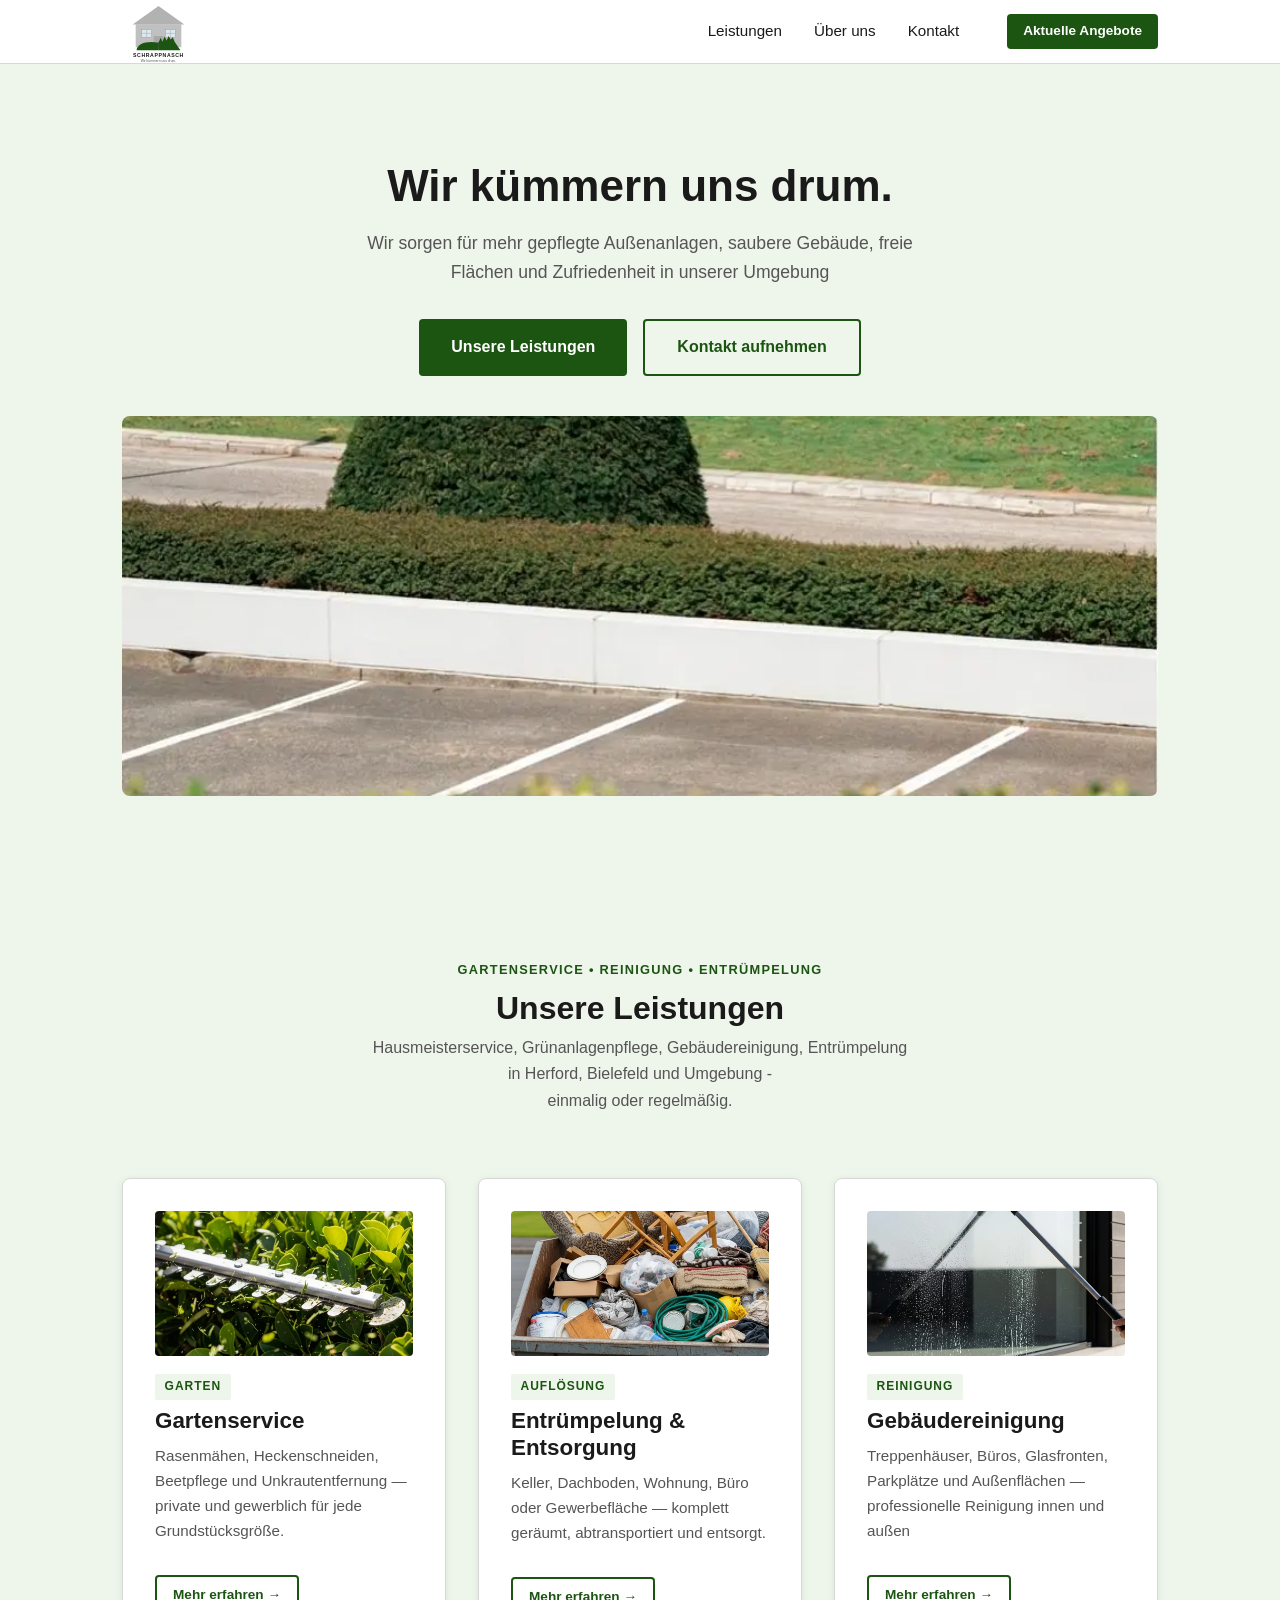
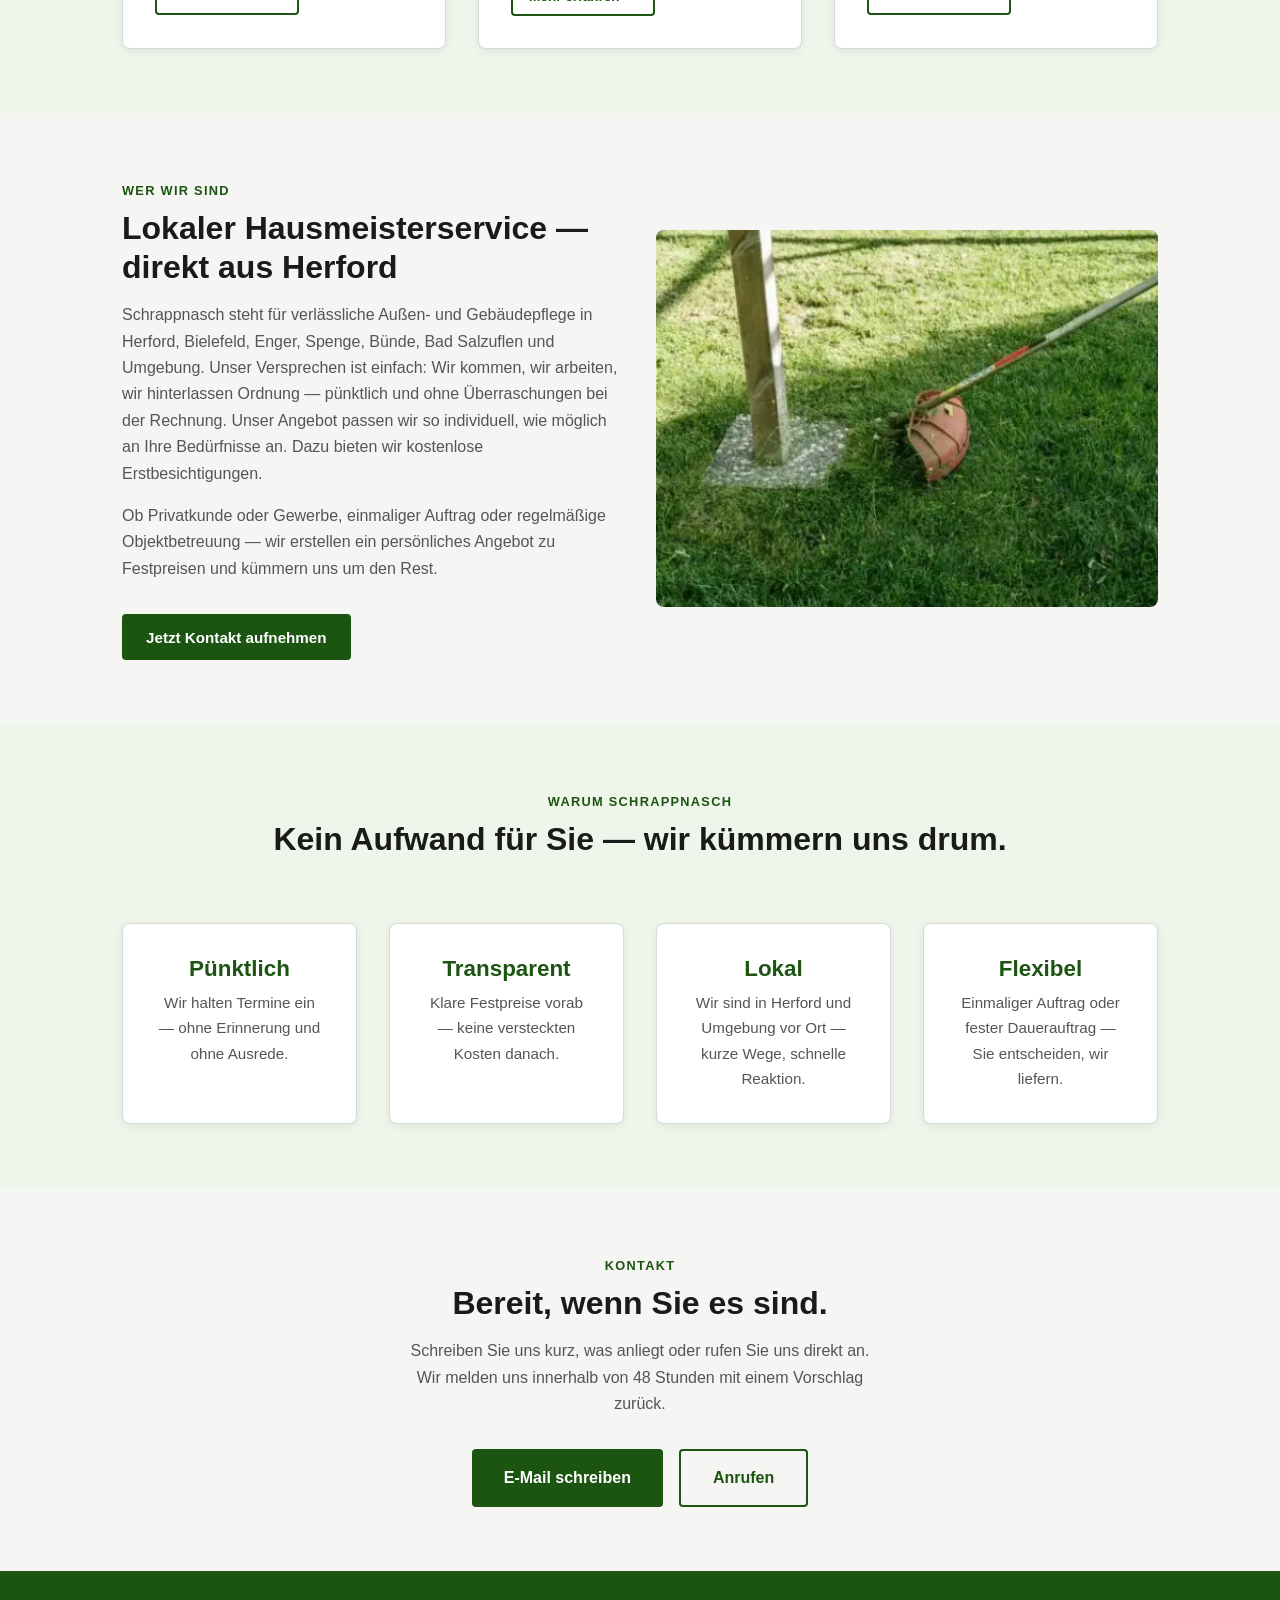
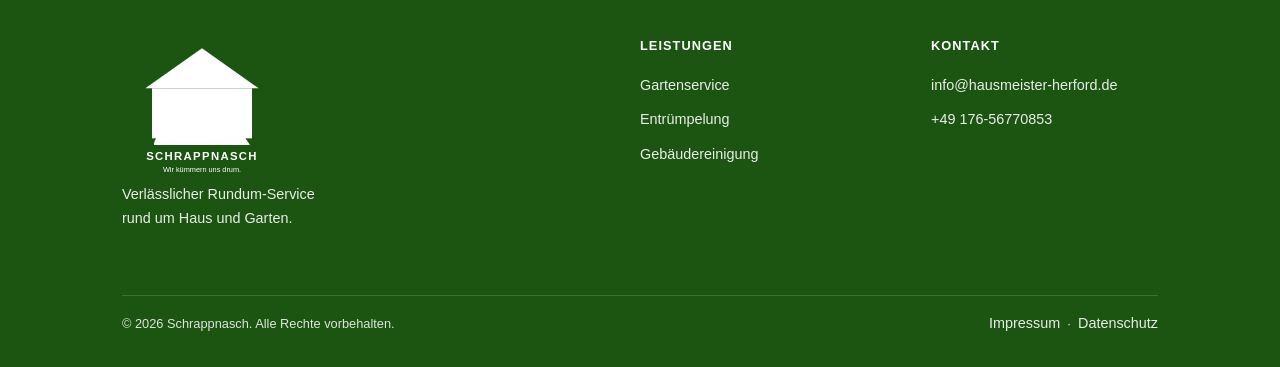
<file: index.html>
<!DOCTYPE html>
<html lang="de">
<head>
  <meta charset="UTF-8">
  <meta name="viewport" content="width=device-width, initial-scale=1.0">
  <meta name="description" content="Schrappnasch Dienstleister – Verlässlicher Service rund um Haus und Garten. Wir kümmern uns drum.">
  <title>Schrappnasch – Wir kümmern uns drum.</title>
  <link rel="stylesheet" href="style.css">

  <script type="application/ld+json">
  {
    "@context": "https://schema.org",
    "@graph": [
      {
        "@type": ["LocalBusiness", "HomeAndConstructionBusiness"],
        "@id": "https://hausmeister-herford.de/#business",
        "name": "Schrappnasch - Hausmeister für Gartenservice, Gebäudereinigung, Entrümpelung und mehr",
        "legalName": "Schrappnasch Dienstleister",
        "description": "Verlässlicher Hausmeisterservice für Gartenservice, Gebäudereinigung und Entrümpelung in Herford, Bielefeld und Umgebung. Für Privatkunden und Gewerbe — einmalig oder als Dauerauftrag. Wir kümmern uns drum.",
        "slogan": "Wir kümmern uns drum.",
        "url": "https://hausmeister-herford.de",
        "telephone": "+4917656770853",
        "email": "info@hausmeister-herford.de",
        "foundingDate": "2024",
        "logo": {
          "@type": "ImageObject",
          "url": "https://hausmeister-herford.de/Resources/schrappnasch_logo_final.svg"
        },
        "image": [
          "https://hausmeister-herford.de/Resources/images/runde-hecke-vor-firma.webp",
          "https://hausmeister-herford.de/Resources/schrappnasch_logo_final.svg"
        ],
        "address": {
          "@type": "PostalAddress",
          "streetAddress": "Goldammerweg 6",
          "addressLocality": "Herford",
          "postalCode": "32051",
          "addressRegion": "Nordrhein-Westfalen",
          "addressCountry": "DE"
        },
        "geo": {
          "@type": "GeoCoordinates",
          "latitude": 52.1136,
          "longitude": 8.6784
        },
        "openingHoursSpecification": [
          {
            "@type": "OpeningHoursSpecification",
            "dayOfWeek": [
              "Monday", "Tuesday", "Wednesday",
              "Thursday", "Friday", "Saturday"
            ],
            "opens": "08:00",
            "closes": "19:00"
          }
        ],
        "priceRange": "€€",
        "currenciesAccepted": "EUR",
        "paymentAccepted": "Banküberweisung, Rechnung",
        "knowsLanguage": ["de", "en"],
        "founder": {
          "@type": "Person",
          "name": "David Schröder"
        },
        "areaServed": [
          {"@type": "City", "name": "Herford"},
          {"@type": "City", "name": "Bielefeld"},
          {"@type": "City", "name": "Enger"},
          {"@type": "City", "name": "Bad Salzuflen"},
          {"@type": "City", "name": "Löhne"},
          {"@type": "City", "name": "Spenge"},
          {"@type": "City", "name": "Bünde"},
          {"@type": "City", "name": "Lemgo"},
    {"@type": "City", "name": "Schweicheln"},
          {"@type": "City", "name": "Hiddenhausen"},
          {"@type": "City", "name": "Elverdissen"},
          {"@type": "City", "name": "Eilshausen"},
          {"@type": "City", "name": "Oethinghausen"},
          {"@type": "City", "name": "Kirchlengern"}
        ],
        "hasOfferCatalog": {
          "@type": "OfferCatalog",
          "name": "Leistungen von Schrappnasch Dienstleister",
          "itemListElement": [
            {
              "@type": "OfferCatalog",
              "name": "Gartenservice",
              "description": "Professioneller Gartenservice in Herford, Bielefeld, Enger und Umgebung für private Gärten und gewerbliche Grünanlagen.",
              "itemListElement": [
                {
                  "@type": "Offer",
                  "itemOffered": {
                    "@type": "Service",
                    "name": "Rasenmähen",
                    "description": "Rasenmähen in Herford, Bielefeld, Enger und Umgebung — für private Gärten, Gewerbegrundstücke und Grünanlagen jeder Größe. Mit Grünschnittentsorgung auf Wunsch. Einmalig oder als Dauerauftrag zu Festpreisen. Gepflegt, pünktlich, unkompliziert."
                  }
                },
                {
                  "@type": "Offer",
                  "itemOffered": {
                    "@type": "Service",
                    "name": "Heckenschnitt",
                    "description": "Heckenschnitt in Herford, Bielefeld, Enger und Umgebung — präzises Heckenschneiden für private Gärten, Gewerbeimmobilien und Grünanlagen. Formschnitt, Rückschnitt, inkl. Grünschnittentsorgung auf Wunsch. Einmalig oder als Dauerauftrag zu Festpreisen."
                  }
                },
                {
                  "@type": "Offer",
                  "itemOffered": {
                    "@type": "Service",
                    "name": "Rasenpflege",
                    "description": "Professionelle Rasenpflege in Herford, Bielefeld, Enger und Umgebung — Rasenmähen, Vertikutieren, Kantenstechen und Düngen für private Gärten und gewerbliche Grünanlagen. Einmalig oder als regelmäßiger Pflegeauftrag zu Festpreisen. Immer ordentlich, immer pünktlich."
                  }
                },
                {
                  "@type": "Offer",
                  "itemOffered": {
                    "@type": "Service",
                    "name": "Beetpflege und Bepflanzung",
                    "description": "Beetpflege in Herford, Bielefeld, Enger und Umgebung — professionelle Pflege von Beeten, Rabatten und Staudenbeeten inkl. Unkrautentfernung, Rückschnitt, Düngen und Mulchen für private Gärten und Gewerbeimmobilien. Einmalig oder als regelmäßiger Dauerauftrag zu Festpreisen."
                  }
                },
                {
                  "@type": "Offer",
                  "itemOffered": {
                    "@type": "Service",
                    "name": "Unkrautentfernung",
                    "description": "Unkrautentfernung in Herford, Bielefeld, Enger und Umgebung — gründliche Unkrautentfernung auf Gehwegen, Parkplätzen, Beeten, Fugen und Grünanlagen für Privat und Gewerbe. Mechanisch und ohne Chemie — nachhaltig und zuverlässig zu Festpreisen."
                  }
                },
                {
                  "@type": "Offer",
                  "itemOffered": {
                    "@type": "Service",
                    "name": "Baumschnitt",
                    "description": "Baumschnitt in Herford, Bielefeld, Enger und Umgebung — professioneller Baumschnitt, Kronenpflege und Rückschnitt für private Gärten, Gewerbeimmobilien und Grünanlagen. Formschnitt, Auslichten, Totholzentfernung inkl. Grünschnittentsorgung auf Wunsch. Einmalig oder Dauerauftrag zu Festpreisen."
                  }
                },
                {
                  "@type": "Offer",
                  "itemOffered": {
                    "@type": "Service",
                    "name": "Strauchschnitt",
                    "description": "Strauchschnitt in Herford, Bielefeld, Enger und Umgebung — professioneller Strauchschnitt, Rückschnitt und Formschnitt für private Gärten, Gewerbeimmobilien und Grünanlagen. Auslichten, Verjüngungsschnitt, inkl. Grünschnittentsorgung auf Wunsch zu Festpreisen."
                  }
                },
                {
                  "@type": "Offer",
                  "itemOffered": {
                    "@type": "Service",
                    "name": "Laubbeseitigung und Laubentsorgung",
                    "description": "Laubentsorgung in Herford, Bielefeld, Enger und Umgebung — schnelle und zuverlässige Laubbeseitigung für Gärten, Gehwege, Parkplätze und Grünanlagen inkl. Abtransport und fachgerechter Entsorgung. Für Privat und Gewerbe — einmalig oder als Dauerauftrag zu Festpreisen."
                  }
                },
                {
                  "@type": "Offer",
                  "itemOffered": {
                    "@type": "Service",
                    "name": "Grünanlagenpflege",
                    "description": "Professionelle Grünanlagenpflege in Herford, Bielefeld, Enger und Umgebung — Rasenmähen, Heckenschneiden, Beetpflege und Freischneiderarbeiten für Privat und Gewerbe. Regelmäßige Betreuung oder Einzelauftrag zu Festpreisen. Gepflegte Außenanlagen ohne eigenen Aufwand."
                  }
                },
                {
                  "@type": "Offer",
                  "itemOffered": {
                    "@type": "Service",
                    "name": "Vertikutieren",
                    "description": "Vertikutieren in Herford, Bielefeld, Enger und Umgebung — professionelles Vertikutieren für gesunden, dichten Rasen im Frühjahr und Herbst. Moos, Rasenfilz und Verdichtungen werden gründlich entfernt — für private Gärten und gewerbliche Grünanlagen zu Festpreisen."
                  }
                },
                {
                  "@type": "Offer",
                  "itemOffered": {
                    "@type": "Service",
                    "name": "Gartengestaltung und Gartenumgestaltung",
                    "description": "Gartengestaltung in Herford, Bielefeld, Enger und Umgebung — individuelle Planung und Gestaltung von Gärten, Außenanlagen und Grünflächen für Privat und Gewerbe. Beete, Wege, Bepflanzung und Rasenflächen — professionell umgesetzt und gepflegt zu Festpreisen."
                  }
                },
                {
                  "@type": "Offer",
                  "itemOffered": {
                    "@type": "Service",
                    "name": "Rollrasen verlegen",
                    "description": "Rollrasen verlegen in Herford, Bielefeld, Enger und Umgebung — professionelle Verlegung von Rollrasen für private Gärten, Gewerbeimmobilien und Außenanlagen. Untergrundvorbereitung, Verlegung und Erstpflege — sofort grüner Rasen zu Festpreisen nach kostenloser Besichtigung."
                  }
                },
                {
                  "@type": "Offer",
                  "itemOffered": {
                    "@type": "Service",
                    "name": "Pflasterreinigung und Einfahrtreinigung",
                    "description": "Pflasterreinigung in Herford, Bielefeld, Enger und Umgebung — gründliche Reinigung von Pflasterflächen, Einfahrten, Gehwegen und Betriebsflächen inkl. Unkrautentfernung und Fugenreinigung. Für Privat, Gewerbe und Hausverwaltungen — einmalig oder als Dauerauftrag zu Festpreisen."
                  }
                }
              ]
            },
            {
              "@type": "OfferCatalog",
              "name": "Gebäudereinigung",
              "description": "Professionelle Gebäudereinigung in Herford, Bielefeld, Enger und Umgebung für Gewerbe, Hausverwaltungen und Privatkunden. Einmalig oder als Dauerauftrag zu Festpreisen.",
              "itemListElement": [
                {
                  "@type": "Offer",
                  "itemOffered": {
                    "@type": "Service",
                    "name": "Treppenhausreinigung",
                    "description": "Treppenhausreinigung in Herford, Bielefeld, Enger und Umgebung — zuverlässige Reinigung von Treppenhäusern, Fluren und Gemeinschaftsflächen für Hausverwaltungen, Vermieter und Wohnanlagen. Wöchentlich, zweiwöchentlich oder monatlich als Dauerauftrag zu Festpreisen."
                  }
                },
                {
                  "@type": "Offer",
                  "itemOffered": {
                    "@type": "Service",
                    "name": "Büroreinigung und Gewerbereinigung",
                    "description": "Büroreinigung in Herford, Bielefeld, Enger und Umgebung — professionelle Reinigung von Büros, Praxen, Gewerberäumen und Gemeinschaftsflächen. Diskret und termintreu, auch außerhalb der Geschäftszeiten. Einmalig oder als regelmäßiger Reinigungsauftrag zu Festpreisen."
                  }
                },
                {
                  "@type": "Offer",
                  "itemOffered": {
                    "@type": "Service",
                    "name": "Fensterreinigung und Glasreinigung",
                    "description": "Fensterreinigung in Herford, Bielefeld, Enger und Umgebung — professionelle Reinigung von Fenstern, Glasfronten, Schaufenstern und Wintergärten für Privat und Gewerbe. Innen und außen — streifenfrei, zuverlässig. Einmalig oder Dauerauftrag zu Festpreisen."
                  }
                },
                {
                  "@type": "Offer",
                  "itemOffered": {
                    "@type": "Service",
                    "name": "Außenflächenreinigung",
                    "description": "Außenflächenreinigung in Herford, Bielefeld, Enger und Umgebung — professionelle Reinigung von Eingängen, Parkplätzen, Fassadenabschnitten und Gehwegen. Gepflegt und sauber als erster Eindruck für Kunden und Besucher. Einmalig oder Dauerauftrag zu Festpreisen."
                  }
                },
                {
                  "@type": "Offer",
                  "itemOffered": {
                    "@type": "Service",
                    "name": "Parkplatzreinigung",
                    "description": "Parkplatzreinigung in Herford, Bielefeld, Enger und Umgebung — gründliche Reinigung von Parkplätzen, Zufahrten und Betriebsflächen für Unternehmen, Einzelhändler und Hausverwaltungen. Laubreinigung, Kehren, Unkrautentfernung — einmalig oder als Dauerauftrag zu Festpreisen."
                  }
                },
                {
                  "@type": "Offer",
                  "itemOffered": {
                    "@type": "Service",
                    "name": "Grundreinigung und Unterhaltsreinigung",
                    "description": "Grundreinigung in Herford, Bielefeld, Enger und Umgebung — intensive Tiefenreinigung und regelmäßige Unterhaltsreinigung von Büros, Praxen, Gewerberäumen und Wohnungen. Hygienisch, zuverlässig und termingerecht für Privat und Gewerbe zu Festpreisen."
                  }
                },
                {
                  "@type": "Offer",
                  "itemOffered": {
                    "@type": "Service",
                    "name": "Fassadenreinigung",
                    "description": "Fassadenreinigung in Herford, Bielefeld, Enger und Umgebung — professionelle Reinigung von Fassaden, Außenwänden und Gebäudefronten inkl. Moos-, Algen- und Schmutzentfernung für Privat, Gewerbe und Hausverwaltungen. Einmalig oder als regelmäßiger Dauerauftrag zu Festpreisen."
                  }
                },
                {
                  "@type": "Offer",
                  "itemOffered": {
                    "@type": "Service",
                    "name": "Bauschlussreinigung und Neubau-Endreinigung",
                    "description": "Bauschlussreinigung in Herford, Bielefeld, Enger und Umgebung — professionelle Endreinigung nach Bau- und Renovierungsarbeiten für Privat und Gewerbe. Baustaub, Klebereste, Fenster, Böden, Sanitäranlagen — gründlich und termingerecht. Übergabebereit zu Festpreisen."
                  }
                },
                {
                  "@type": "Offer",
                  "itemOffered": {
                    "@type": "Service",
                    "name": "Umzugsendreinigung",
                    "description": "Umzugsendreinigung in Herford, Bielefeld, Enger und Umgebung — gründliche Endreinigung von Wohnungen, Häusern und Gewerbeobjekten nach dem Auszug. Küchen, Bäder, Fenster, Böden — besenrein bis übergabebereit für Privat und Gewerbe zu Festpreisen."
                  }
                },
                {
                  "@type": "Offer",
                  "itemOffered": {
                    "@type": "Service",
                    "name": "Hallenreinigung und Lagerreinigung",
                    "description": "Hallenreinigung in Herford, Bielefeld, Enger und Umgebung — professionelle Reinigung von Produktionshallen, Lagerhallen, Sporthallen und Gewerbehallen inkl. Böden, Wände und Sanitäranlagen. Einmalig oder als regelmäßiger Reinigungsauftrag für Unternehmen zu Festpreisen."
                  }
                },
                {
                  "@type": "Offer",
                  "itemOffered": {
                    "@type": "Service",
                    "name": "Solaranlagenreinigung",
                    "description": "Solaranlagenreinigung in Herford, Bielefeld, Enger und Umgebung — professionelle Reinigung von Photovoltaikanlagen und Solarpanelen für Privat und Gewerbe. Mehr Leistung durch saubere Module — schonend, rückstandslos und zu Festpreisen."
                  }
                },
                {
                  "@type": "Offer",
                  "itemOffered": {
                    "@type": "Service",
                    "name": "Sonderreinigung",
                    "description": "Sonderreinigung in Herford, Bielefeld, Enger und Umgebung — Baustellenendreinigung, Veranstaltungsreinigung und Saisonreinigung für Privat und Gewerbe. Kurzfristig buchbar und termingerecht umgesetzt zu Festpreisen."
                  }
                }
              ]
            },
            {
              "@type": "OfferCatalog",
              "name": "Entrümpelung und Entsorgung",
              "description": "Professionelle Entrümpelung und Entsorgung in Herford, Bielefeld, Enger und Umgebung für Privatkunden und Gewerbe. Festpreisangebot nach kostenloser Besichtigung.",
              "itemListElement": [
                {
                  "@type": "Offer",
                  "itemOffered": {
                    "@type": "Service",
                    "name": "Wohnungsentrümpelung und Wohnungsauflösung",
                    "description": "Wohnungsauflösung in Herford, Bielefeld, Enger und Umgebung — vollständige Auflösung von Wohnungen und Häusern inkl. Entrümpelung, Abtransport und fachgerechter Entsorgung. Diskret, zuverlässig und zu Festpreisen nach kostenloser Besichtigung."
                  }
                },
                {
                  "@type": "Offer",
                  "itemOffered": {
                    "@type": "Service",
                    "name": "Kellerentrümpelung",
                    "description": "Kellerentrümpelung in Herford, Bielefeld, Enger und Umgebung — gründliche Entrümpelung von Kellern, Lagerräumen und Abstellflächen inkl. Abtransport und fachgerechter Entsorgung. Schnell, zuverlässig zu Festpreisen nach kostenloser Besichtigung."
                  }
                },
                {
                  "@type": "Offer",
                  "itemOffered": {
                    "@type": "Service",
                    "name": "Dachbodenentrümpelung",
                    "description": "Dachbodenentrümpelung in Herford, Bielefeld, Enger und Umgebung — gründliche Entrümpelung von Dachböden, Speichern und Lagerräumen inkl. Abtransport und fachgerechter Entsorgung. Schnell, zuverlässig zu Festpreisen nach kostenloser Besichtigung."
                  }
                },
                {
                  "@type": "Offer",
                  "itemOffered": {
                    "@type": "Service",
                    "name": "Haushaltsauflösung",
                    "description": "Haushaltsauflösung in Herford, Bielefeld, Enger und Umgebung — vollständige Auflösung von Haushalten inkl. Entrümpelung, Abtransport und fachgerechter Entsorgung. Diskret, respektvoll und zuverlässig für Privat und Gewerbe zu Festpreisen nach kostenloser Besichtigung."
                  }
                },
                {
                  "@type": "Offer",
                  "itemOffered": {
                    "@type": "Service",
                    "name": "Büroauflösung und Gewerbeentrümpelung",
                    "description": "Büroauflösung in Herford, Bielefeld, Enger und Umgebung — vollständige Auflösung von Büros, Praxen und Gewerberäumen inkl. Möbeldemontage, Abtransport und fachgerechter Entsorgung. Für Unternehmen bei Umzug oder Schließung — diskret und zu Festpreisen nach Besichtigung."
                  }
                },
                {
                  "@type": "Offer",
                  "itemOffered": {
                    "@type": "Service",
                    "name": "Nachlassentrümpelung und Nachlassauflösung",
                    "description": "Nachlassauflösung in Herford, Bielefeld, Enger und Umgebung — respektvolle und diskrete Auflösung von Nachlässen inkl. Räumung, Abtransport und fachgerechter Entsorgung. Einfühlsam und zuverlässig zu Festpreisen nach kostenloser Besichtigung."
                  }
                },
                {
                  "@type": "Offer",
                  "itemOffered": {
                    "@type": "Service",
                    "name": "Sperrmüllentsorgung und Möbelentsorgung",
                    "description": "Sperrmüllentsorgung in Herford, Bielefeld, Enger und Umgebung — schnelle und fachgerechte Abholung und Entsorgung von Sperrmüll, Altmöbeln, Elektrogeräten und Haushaltsgegenständen. Für Privat und Gewerbe — flexibel, zuverlässig und umweltgerecht zu Festpreisen."
                  }
                },
                {
                  "@type": "Offer",
                  "itemOffered": {
                    "@type": "Service",
                    "name": "Garagenentrümpelung",
                    "description": "Garagenentrümpelung in Herford, Bielefeld, Enger und Umgebung — gründliche Entrümpelung von Garagen, Carports und Abstellräumen inkl. Abtransport und fachgerechter Entsorgung. Für Privat und Gewerbe — schnell, zuverlässig zu Festpreisen nach kostenloser Besichtigung."
                  }
                },
                {
                  "@type": "Offer",
                  "itemOffered": {
                    "@type": "Service",
                    "name": "Hof- und Außenbereichsentrümpelung",
                    "description": "Hof- und Außenbereichsentrümpelung in Herford, Bielefeld, Enger und Umgebung — Altmetall, Sperrmüll und Gerümpel auf Höfen und Grundstücken. Abtransport und fachgerechte Entsorgung — wir hinterlassen freie Flächen zu Festpreisen."
                  }
                }
              ]
            },
            {
              "@type": "OfferCatalog",
              "name": "Hausmeisterservice und Objektbetreuung",
              "description": "Regelmäßige Objektbetreuung und Hausmeisterservice in Herford, Bielefeld, Enger und Umgebung für Gewerbeimmobilien, Hausverwaltungen und Vermieter.",
              "itemListElement": [
                {
                  "@type": "Offer",
                  "itemOffered": {
                    "@type": "Service",
                    "name": "Objektbetreuung und Hausmeisterservice",
                    "description": "Regelmäßige Objektbetreuung in Herford, Bielefeld, Enger und Umgebung — Rundum-Betreuung für Gewerbeimmobilien, Mehrfamilienhäuser und Unternehmensstandorte. Grünpflege, Reinigung, Hausmeisterservice — feste Termine, Festpreise, ein Ansprechpartner."
                  }
                },
                {
                  "@type": "Offer",
                  "itemOffered": {
                    "@type": "Service",
                    "name": "Winterdienst und Schneeräumung",
                    "description": "Winterdienst in Herford, Bielefeld, Enger und Umgebung — zuverlässiger Winterdienst mit Schneeräumung und Streuung für Gehwege, Parkplätze, Zufahrten und Betriebsflächen. Verkehrssicherungspflicht erfüllt — für Privat, Gewerbe und Hausverwaltungen zu Festpreisen."
                  }
                },
                {
                  "@type": "Offer",
                  "itemOffered": {
                    "@type": "Service",
                    "name": "Streudienst",
                    "description": "Streudienst in Herford, Bielefeld, Enger und Umgebung — zuverlässiger Streudienst mit Salz und Splitt für Gehwege, Parkplätze, Zufahrten und Eingangsbereiche bei Frost und Glätte. Verkehrssicherungspflicht erfüllt — für Privat, Gewerbe und Hausverwaltungen zu Festpreisen."
                  }
                }
              ]
            }
          ]
        }
      }
    ]
  }
  </script>

</head>

<body>

  <!-- NAVIGATION -->
  <nav class="nav">
    <div class="nav__inner">
      <a href="#">
        <img src="Resources/schrappnasch_logo_final.svg"
             alt="Schrappnasch – Wir kümmern uns drum."
             width="680" height="255"
             class="nav__logo">
      </a>
      <ul class="nav__links" id="navLinks">
        <li><a href="#leistungen" class="nav__link">Leistungen</a></li>
        <li><a href="#ueber-uns"  class="nav__link">Über uns</a></li>
        <li><a href="kontakt.html"    class="nav__link">Kontakt</a></li>
        <li class="nav__cta">
          <a href="angebote.html" class="btn btn--primary btn--sm">Aktuelle Angebote</a>
        </li>
      </ul>
      <button class="nav__toggle" id="navToggle"
              aria-label="Menü öffnen" aria-expanded="false">
        <span></span>
        <span></span>
        <span></span>
      </button>
    </div>
  </nav>

  <main>

    <!-- HERO -->
    <section class="hero">
      <div class="container">
        <h1>Wir kümmern uns drum.</h1>
        <p class="hero__subtitle">
          Wir sorgen für mehr gepflegte Außenanlagen, saubere Gebäude,
          freie Flächen und Zufriedenheit in unserer Umgebung
        </p>
        <div class="hero__actions">
          <a href="#leistungen" class="btn btn--primary btn--lg">Unsere Leistungen</a>
          <a href="kontakt.html"    class="btn btn--outline btn--lg">Kontakt aufnehmen</a>
        </div>
        <div style="margin-top:2.5rem;border-radius:8px;overflow:hidden;height:380px;">
          <img src="Resources/images/runde-hecke-vor-firma.webp"
            alt="Blick auf Hecken und Parkplatz. Gepflegtes Grün und Firma im Hintergrund."
            fetchpriority="high"
            loading="eager"
            width="928" height="1146"
            style="width:100%;height:100%;object-fit:cover;display:block;">
        </div>
      </div>
    </section>

    <!-- LEISTUNGEN -->
    <section class="section section--alt" id="leistungen">
      <div class="container">
        <div class="section-header">
          <span class="section-header__label">Gartenservice &#8226; Reinigung &#8226; Entrümpelung</span>
          <h2 class="section-header__title">Unsere Leistungen</h2>
          <p class="section-header__body">
            Hausmeisterservice, Grünanlagenpflege, Gebäudereinigung, Entrümpelung
            in Herford, Bielefeld und Umgebung - <br>
            einmalig oder regelmäßig.
          </p>
        </div>
        <div class="grid grid--3">

          <div class="card">
            <div class="card__image" style="overflow:hidden;">
              <img src="Resources/images/heckenschere_nahaufnahme.webp"
                alt="Heckenschere bei der Arbeit"
                width="1024" height="1024"
                style="width:100%;height:100%;object-fit:cover;display:block;">
            </div>
            <span class="card__tag">Garten</span>
            <h3 class="card__title">Gartenservice</h3>
            <p class="card__body">
              Rasenmähen, Heckenschneiden, Beetpflege und Unkrautentfernung —
              private und gewerblich für jede Grundstücksgröße.
            </p>
            <a href="gartenservice.html" class="btn btn--outline btn--sm" style="margin-top: 1rem;">
              Mehr erfahren &rarr;
            </a>
          </div>

          <div class="card">
            <div class="card__image" style="overflow:hidden;">
              <img src="Resources/images/entsorgung_mulde.webp"
                alt="Entrümpelung – volle Mulde mit Sperrmüll"
                width="1024" height="1024"
                style="width:100%;height:100%;object-fit:cover;display:block;">
            </div>
            <span class="card__tag">Auflösung</span>
            <h3 class="card__title">Entrümpelung & Entsorgung</h3>
            <p class="card__body">
              Keller, Dachboden, Wohnung, Büro oder Gewerbefläche —
              komplett geräumt, abtransportiert und entsorgt.
            </p>
            <a href="entruempelung.html" class="btn btn--outline btn--sm" style="margin-top: 1rem;">
              Mehr erfahren &rarr;
            </a>
          </div>

          <div class="card">
            <div class="card__image" style="overflow:hidden;">
              <img src="Resources/images/reinigung_fensterabzieher.webp"
                alt="Fensterreinigung mit Abzieher"
                width="1024" height="1024"
                style="width:100%;height:100%;object-fit:cover;display:block;">
            </div>
            <span class="card__tag">Reinigung</span>
            <h3 class="card__title">Gebäudereinigung</h3>
            <p class="card__body">
              Treppenhäuser, Büros, Glasfronten, Parkplätze und Außenflächen —
              professionelle Reinigung innen und außen 
            </p>
            <a href="gebaeudereinigung.html" class="btn btn--outline btn--sm" style="margin-top: 1rem;">
              Mehr erfahren &rarr;
            </a>
          </div>

        </div>
      </div>
    </section>

    <!-- ÜBER UNS -->
    <section class="section" id="ueber-uns">
      <div class="container">
        <div class="grid grid--2" style="align-items: center;">
          <div>
            <span class="section-header__label">Wer wir sind</span>
            <h2 style="margin-bottom: 1rem;">Lokaler Hausmeisterservice — direkt aus Herford</h2>
            <p>
              Schrappnasch steht für verlässliche Außen- und Gebäudepflege
              in Herford, Bielefeld, Enger, Spenge, Bünde, Bad Salzuflen und Umgebung. Unser Versprechen
              ist einfach: Wir kommen, wir arbeiten, wir hinterlassen Ordnung —
              pünktlich und ohne Überraschungen bei der Rechnung. Unser Angebot passen wir
              so individuell, wie möglich an Ihre Bedürfnisse an. Dazu bieten wir kostenlose Erstbesichtigungen.
            </p>
            <p>
              Ob Privatkunde oder Gewerbe, einmaliger Auftrag oder
              regelmäßige Objektbetreuung — wir erstellen ein persönliches
              Angebot zu Festpreisen und kümmern uns um den Rest.
            </p>
            <a href="kontakt.html" class="btn btn--primary" style="margin-top: 1rem;">
              Jetzt Kontakt aufnehmen
            </a>
          </div>
          <div>
            <div style="border-radius:8px;overflow:hidden;aspect-ratio:4/3;">
              <img src="Resources/images/motorsense_pfeiler.webp"
                  alt="Schrappnasch im Einsatz – Motorsense am Pfeiler"
                  width="470" height="457"
                  style="width:100%;height:100%;object-fit:cover;display:block;">
            </div>
          </div>
        </div>
      </div>
    </section>

    <!-- VORTEILE -->
    <section class="section section--alt">
      <div class="container">
        <div class="section-header">
          <span class="section-header__label">Warum Schrappnasch</span>
          <h2 class="section-header__title">Kein Aufwand für Sie — wir kümmern uns drum.</h2>
        </div>
        <div class="grid grid--4">
          <div class="card text-center">
            <h3 class="card__title" style="color: var(--green-dark);">Pünktlich</h3>
            <p class="card__body">Wir halten Termine ein — ohne Erinnerung und ohne Ausrede.</p>
          </div>
          <div class="card text-center">
            <h3 class="card__title" style="color: var(--green-dark);">Transparent</h3>
            <p class="card__body">Klare Festpreise vorab — keine versteckten Kosten danach.</p>
          </div>
          <div class="card text-center">
            <h3 class="card__title" style="color: var(--green-dark);">Lokal</h3>
            <p class="card__body">Wir sind in Herford und Umgebung vor Ort —
                                  kurze Wege, schnelle Reaktion.</p>
          </div>
          <div class="card text-center">
            <h3 class="card__title" style="color: var(--green-dark);">Flexibel</h3>
            <p class="card__body">Einmaliger Auftrag oder fester Dauerauftrag —
                                  Sie entscheiden, wir liefern.</p>
          </div>
        </div>
      </div>
    </section>

    <!-- KONTAKT -->
    <section class="section" id="kontakt">
      <div class="container text-center">
        <span class="section-header__label">Kontakt</span>
        <h2 style="margin-bottom: 1rem;">Bereit, wenn Sie es sind.</h2>
        <p style="max-width: 480px; margin: 0 auto 2rem; color: var(--text-secondary);">
          Schreiben Sie uns kurz, was anliegt oder rufen Sie uns direkt an.<br>
          Wir melden uns innerhalb von 48 Stunden mit einem Vorschlag zurück.
        </p>
        <div style="display: flex; gap: 1rem; justify-content: center; flex-wrap: wrap;">
          <a href="mailto:info@hausmeister-herford.de" class="btn btn--primary btn--lg">
            E-Mail schreiben
          </a>
          <a href="tel:+4917656770853" class="btn btn--outline btn--lg">
            Anrufen
          </a>
        </div>
      </div>
    </section>

  </main>

  <!-- FOOTER -->
  <footer class="footer">
    <div class="container">
      <div class="footer__inner">

        <div class="footer__brand">
          <img src="Resources/schrappnasch_logo_final.svg"
               alt="Schrappnasch"
               width="680" height="255"
               class="footer__logo">
          <p>Verlässlicher Rundum-Service<br>rund um Haus und Garten.</p>
        </div>

        <div>
          <p class="footer__heading">Leistungen</p>
          <ul class="footer__links">
            <li><a href="gartenservice.html"     class="footer__link">Gartenservice</a></li>
            <li><a href="entruempelung.html"     class="footer__link">Entrümpelung</a></li>
            <li><a href="gebaeudereinigung.html" class="footer__link">Gebäudereinigung</a></li>
          </ul>
        </div>

        <div>
          <p class="footer__heading">Kontakt</p>
          <ul class="footer__links">
            <li><a href="mailto:info@hausmeister-herford.de" class="footer__link">info@hausmeister-herford.de</a></li>
            <li><a href="tel:+4917656770853"                  class="footer__link">+49 176-56770853</a></li>
          </ul>
        </div>

      </div>
      <div class="footer__bottom">
        <span>&copy; 2026 Schrappnasch. Alle Rechte vorbehalten.</span>
        <span>
          <a href="impressum.html"    class="footer__link">Impressum</a>
          &nbsp;·&nbsp;
          <a href="datenschutz.html" class="footer__link">Datenschutz</a>
        </span>
      </div>
    </div>
  </footer>

  <!-- Mobile Nav Toggle — reines DOM, kein Netzwerkzugriff -->
  <script>
    (function () {
      var toggle = document.getElementById('navToggle');
      var links  = document.getElementById('navLinks');

      toggle.addEventListener('click', function () {
        var open = links.classList.toggle('is-open');
        toggle.setAttribute('aria-expanded', open ? 'true' : 'false');
      });

      links.querySelectorAll('.nav__link').forEach(function (link) {
        link.addEventListener('click', function () {
          links.classList.remove('is-open');
          toggle.setAttribute('aria-expanded', 'false');
        });
      });
    }());
  </script>

  <!-- Cloudflare Web Analytics -->
  <script defer src='https://static.cloudflareinsights.com/beacon.min.js' data-cf-beacon='{"token": "2b2020b8afcb4c09b1f2dd87deec139b"}'></script>
  <!-- End Cloudflare Web Analytics -->

</body>
</html>
</file>
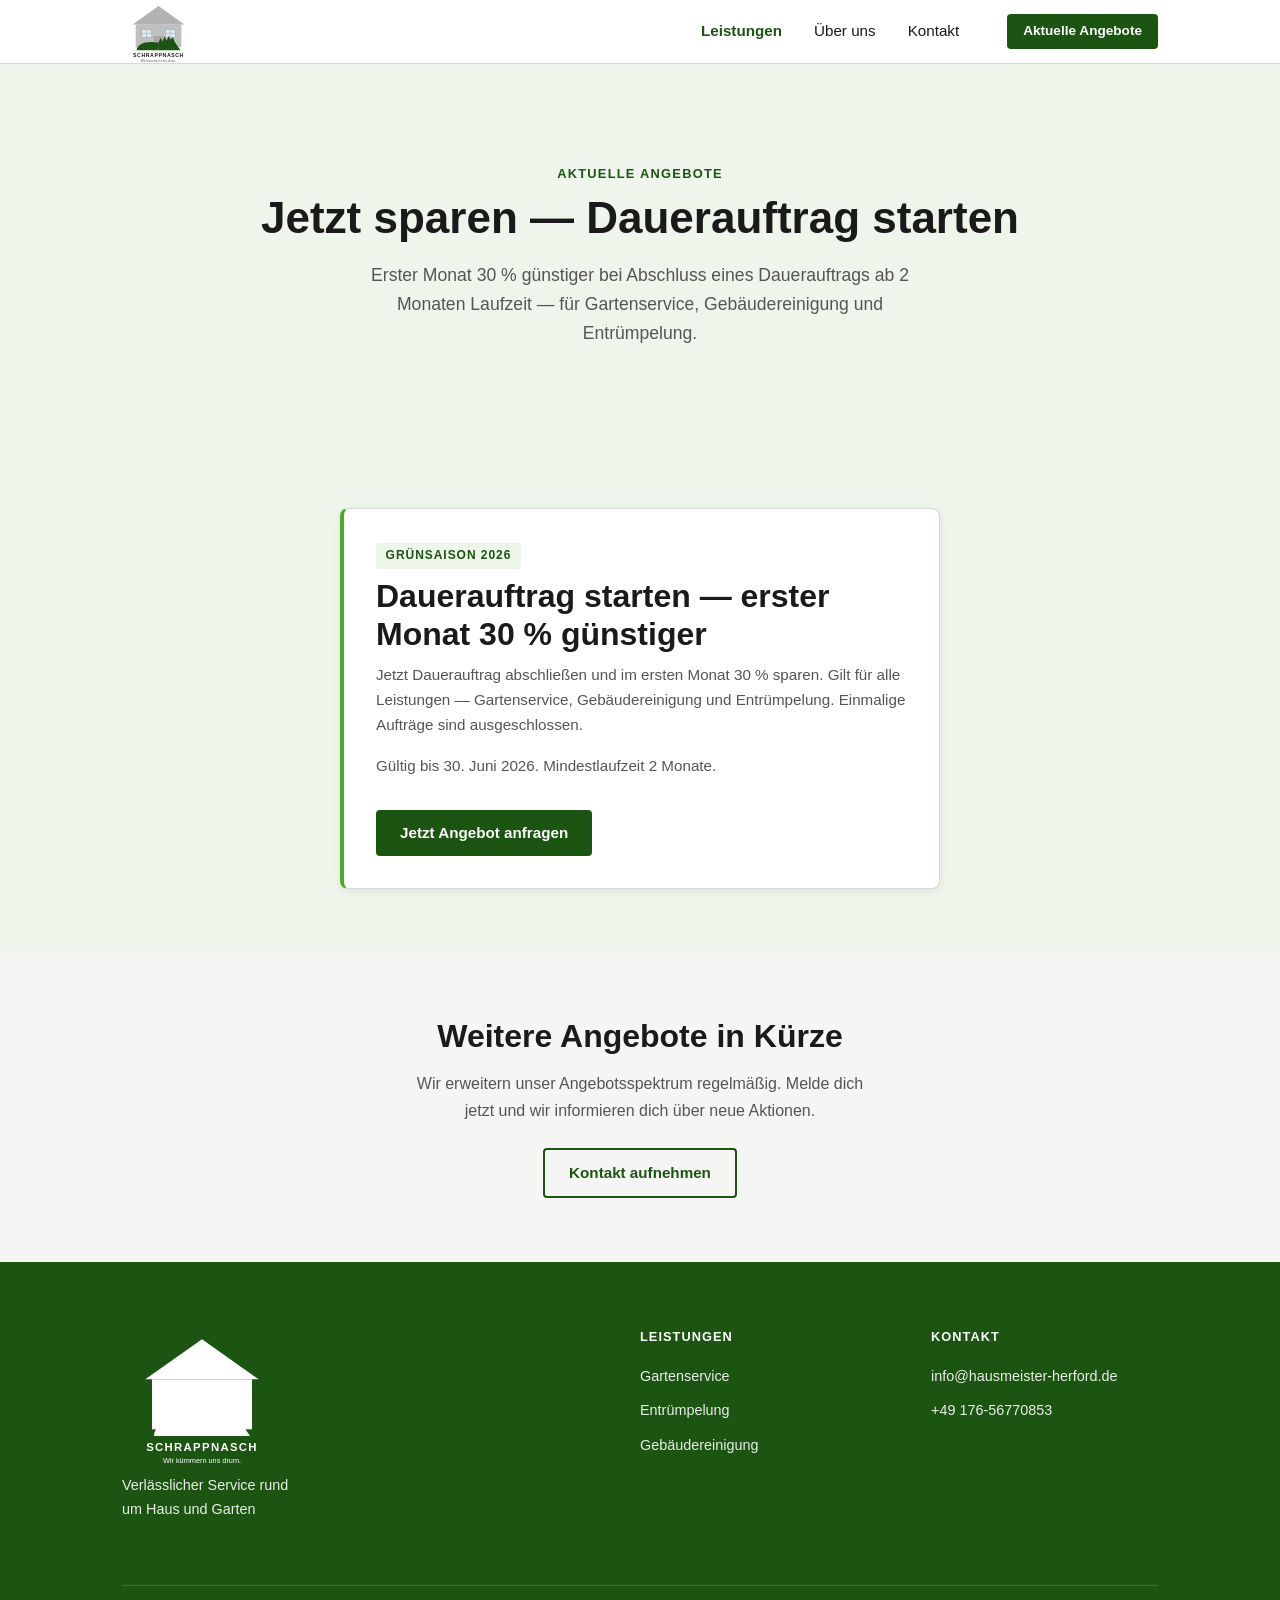
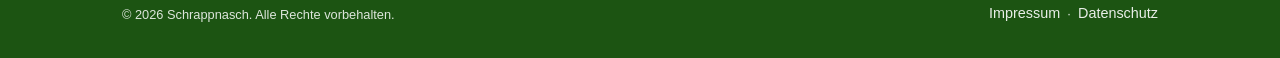
<file: angebote.html>
<!DOCTYPE html>
<html lang="de">
<head>
  <meta charset="UTF-8">
  <meta name="viewport" content="width=device-width, initial-scale=1.0">
  <meta name="description" content="Aktuelle Angebote von Schrappnasch Dienstleister — erster Dauerauftragsmonat 30 % günstiger für Gartenservice, Gebäudereinigung und Entrümpelung in Herford und Umgebung.">
  <title>Aktuelle Angebote – Schrappnasch</title>
  <link rel="stylesheet" href="style.css">
</head>

<body>

  <!-- NAVIGATION -->
  <nav class="nav">
    <div class="nav__inner">
      <a href="index.html">
        <img src="Resources/schrappnasch_logo_final.svg"
             alt="Schrappnasch – Wir kümmern uns drum."
             width="680" height="255"
             class="nav__logo">
      </a>
      <ul class="nav__links" id="navLinks">
        <li><a href="index.html#leistungen" class="nav__link nav__link--active">Leistungen</a></li>
        <li><a href="ueber-uns.html"        class="nav__link">Über uns</a></li>
        <li><a href="kontakt.html"          class="nav__link">Kontakt</a></li>
        <li class="nav__cta">
          <a href="angebote.html" class="btn btn--primary btn--sm">Aktuelle Angebote</a>
        </li>
      </ul>
      <button class="nav__toggle" id="navToggle"
              aria-label="Menü öffnen" aria-expanded="false">
        <span></span>
        <span></span>
        <span></span>
      </button>
    </div>
  </nav>

  <main>

    <section class="hero">
      <div class="container">
        <span class="section-header__label">Aktuelle Angebote</span>
        <h1>Jetzt sparen — Dauerauftrag starten</h1>
        <p class="hero__subtitle">
          Erster Monat 30 % günstiger bei Abschluss
          eines Dauerauftrags ab 2 Monaten Laufzeit —
          für Gartenservice, Gebäudereinigung und Entrümpelung.
        </p>
      </div>
    </section>

    <section class="section section--alt">
      <div class="container">
        <div class="card card--featured" style="max-width:600px; margin:0 auto;">
          <span class="card__tag">Grünsaison 2026</span>
          <h2 class="card__title">Dauerauftrag starten —
            erster Monat 30 % günstiger</h2>
          <p class="card__body">
            Jetzt Dauerauftrag abschließen und im ersten Monat
            30 % sparen. Gilt für alle Leistungen —
            Gartenservice, Gebäudereinigung und Entrümpelung.
            Einmalige Aufträge sind ausgeschlossen.
          </p>
          <p class="card__body" style="margin-top:0.5rem;">
            Gültig bis 30. Juni 2026.
            Mindestlaufzeit 2 Monate.
          </p>
          <a href="kontakt.html"
            class="btn btn--primary"
            style="margin-top:1rem;">
            Jetzt Angebot anfragen
          </a>
        </div>
      </div>
    </section>

    <section class="section">
      <div class="container text-center">
        <h2 style="margin-bottom:1rem;">
          Weitere Angebote in Kürze
        </h2>
        <p style="max-width:480px; margin:0 auto;
          color:var(--text-secondary);">
          Wir erweitern unser Angebotsspektrum regelmäßig.
          Melde dich jetzt und wir informieren dich
          über neue Aktionen.
        </p>
        <a href="kontakt.html"
          class="btn btn--outline"
          style="margin-top:1.5rem;">
          Kontakt aufnehmen
        </a>
      </div>
    </section>

  </main>

  <!-- FOOTER -->
  <footer class="footer">
    <div class="container">
      <div class="footer__inner">

        <div class="footer__brand">
          <img src="Resources/schrappnasch_logo_final.svg"
               alt="Schrappnasch"
               width="680" height="255"
               class="footer__logo">
          <p>Verlässlicher Service rund<br>um Haus und Garten</p>
        </div>

        <div>
          <p class="footer__heading">Leistungen</p>
          <ul class="footer__links">
            <li><a href="gartenservice.html"     class="footer__link">Gartenservice</a></li>
            <li><a href="entruempelung.html"     class="footer__link">Entrümpelung</a></li>
            <li><a href="gebaeudereinigung.html" class="footer__link">Gebäudereinigung</a></li>
          </ul>
        </div>

        <div>
          <p class="footer__heading">Kontakt</p>
          <ul class="footer__links">
            <li><a href="mailto:info@hausmeister-herford.de" class="footer__link">info@hausmeister-herford.de</a></li>
            <li><a href="tel:+4917656770853"                  class="footer__link">+49 176-56770853</a></li>
          </ul>
        </div>

      </div>
      <div class="footer__bottom">
        <span>&copy; 2026 Schrappnasch. Alle Rechte vorbehalten.</span>
        <span>
          <a href="impressum.html"    class="footer__link">Impressum</a>
          &nbsp;·&nbsp;
          <a href="datenschutz.html" class="footer__link">Datenschutz</a>
        </span>
      </div>
    </div>
  </footer>

  <!-- Mobile Nav Toggle -->
  <script>
    (function () {
      var toggle = document.getElementById('navToggle');
      var links  = document.getElementById('navLinks');

      toggle.addEventListener('click', function () {
        var open = links.classList.toggle('is-open');
        toggle.setAttribute('aria-expanded', open ? 'true' : 'false');
      });

      links.querySelectorAll('.nav__link').forEach(function (link) {
        link.addEventListener('click', function () {
          links.classList.remove('is-open');
          toggle.setAttribute('aria-expanded', 'false');
        });
      });
    }());
  </script>

  <!-- Cloudflare Web Analytics -->
  <script defer src='https://static.cloudflareinsights.com/beacon.min.js' data-cf-beacon='{"token": "2b2020b8afcb4c09b1f2dd87deec139b"}'></script>
  <!-- End Cloudflare Web Analytics -->

</body>
</html>
</file>
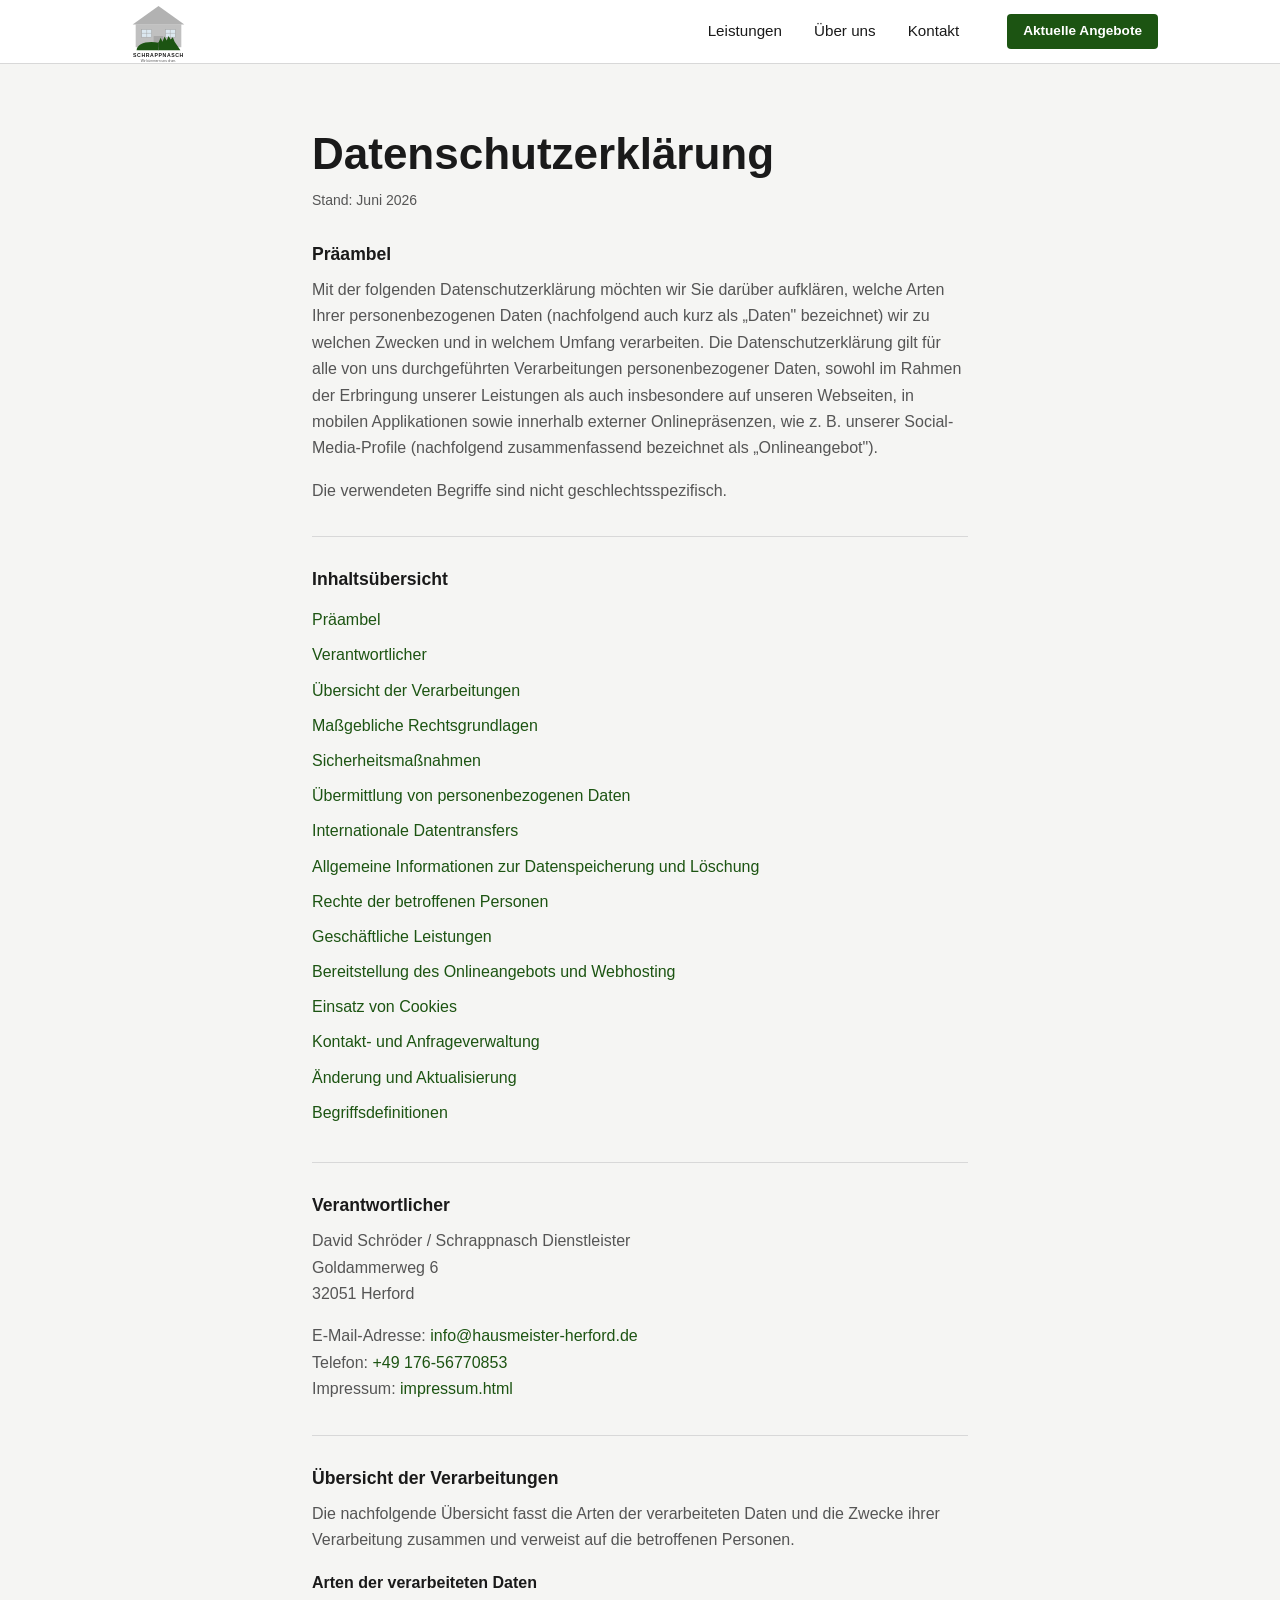
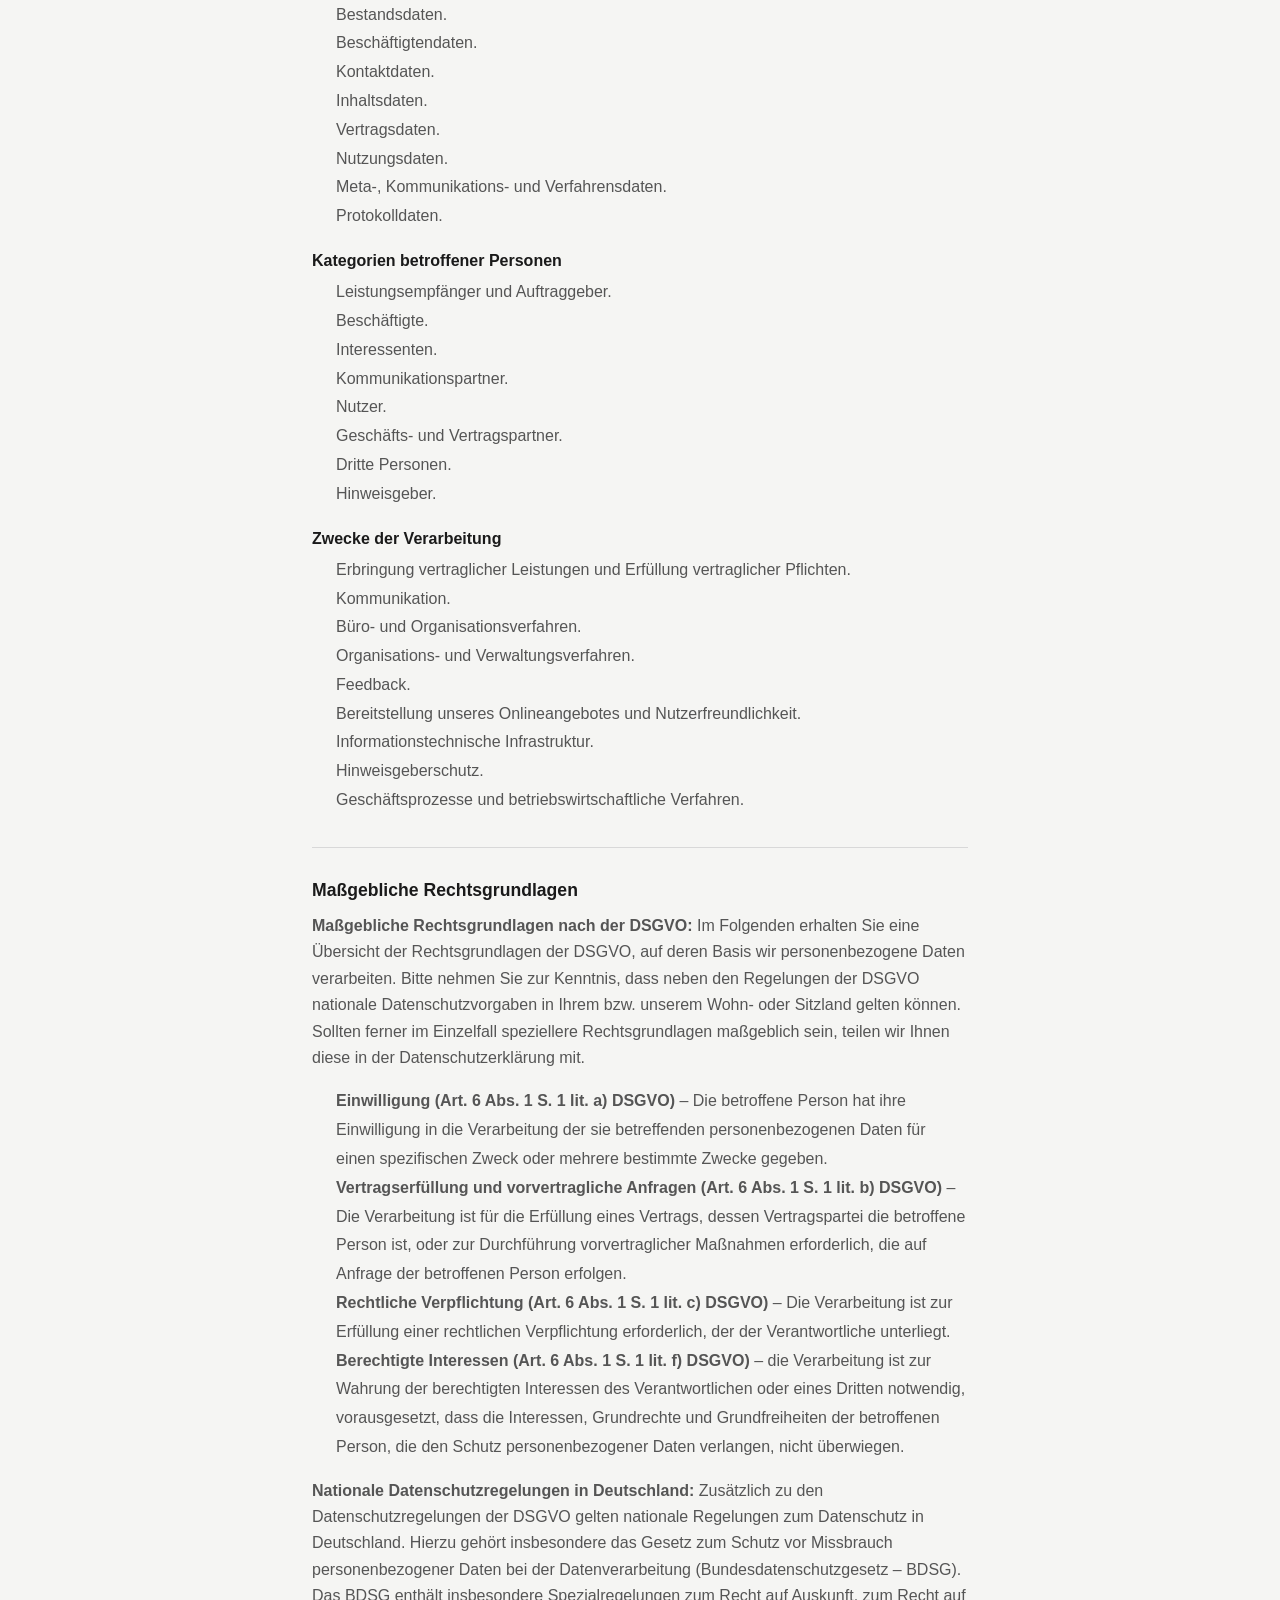
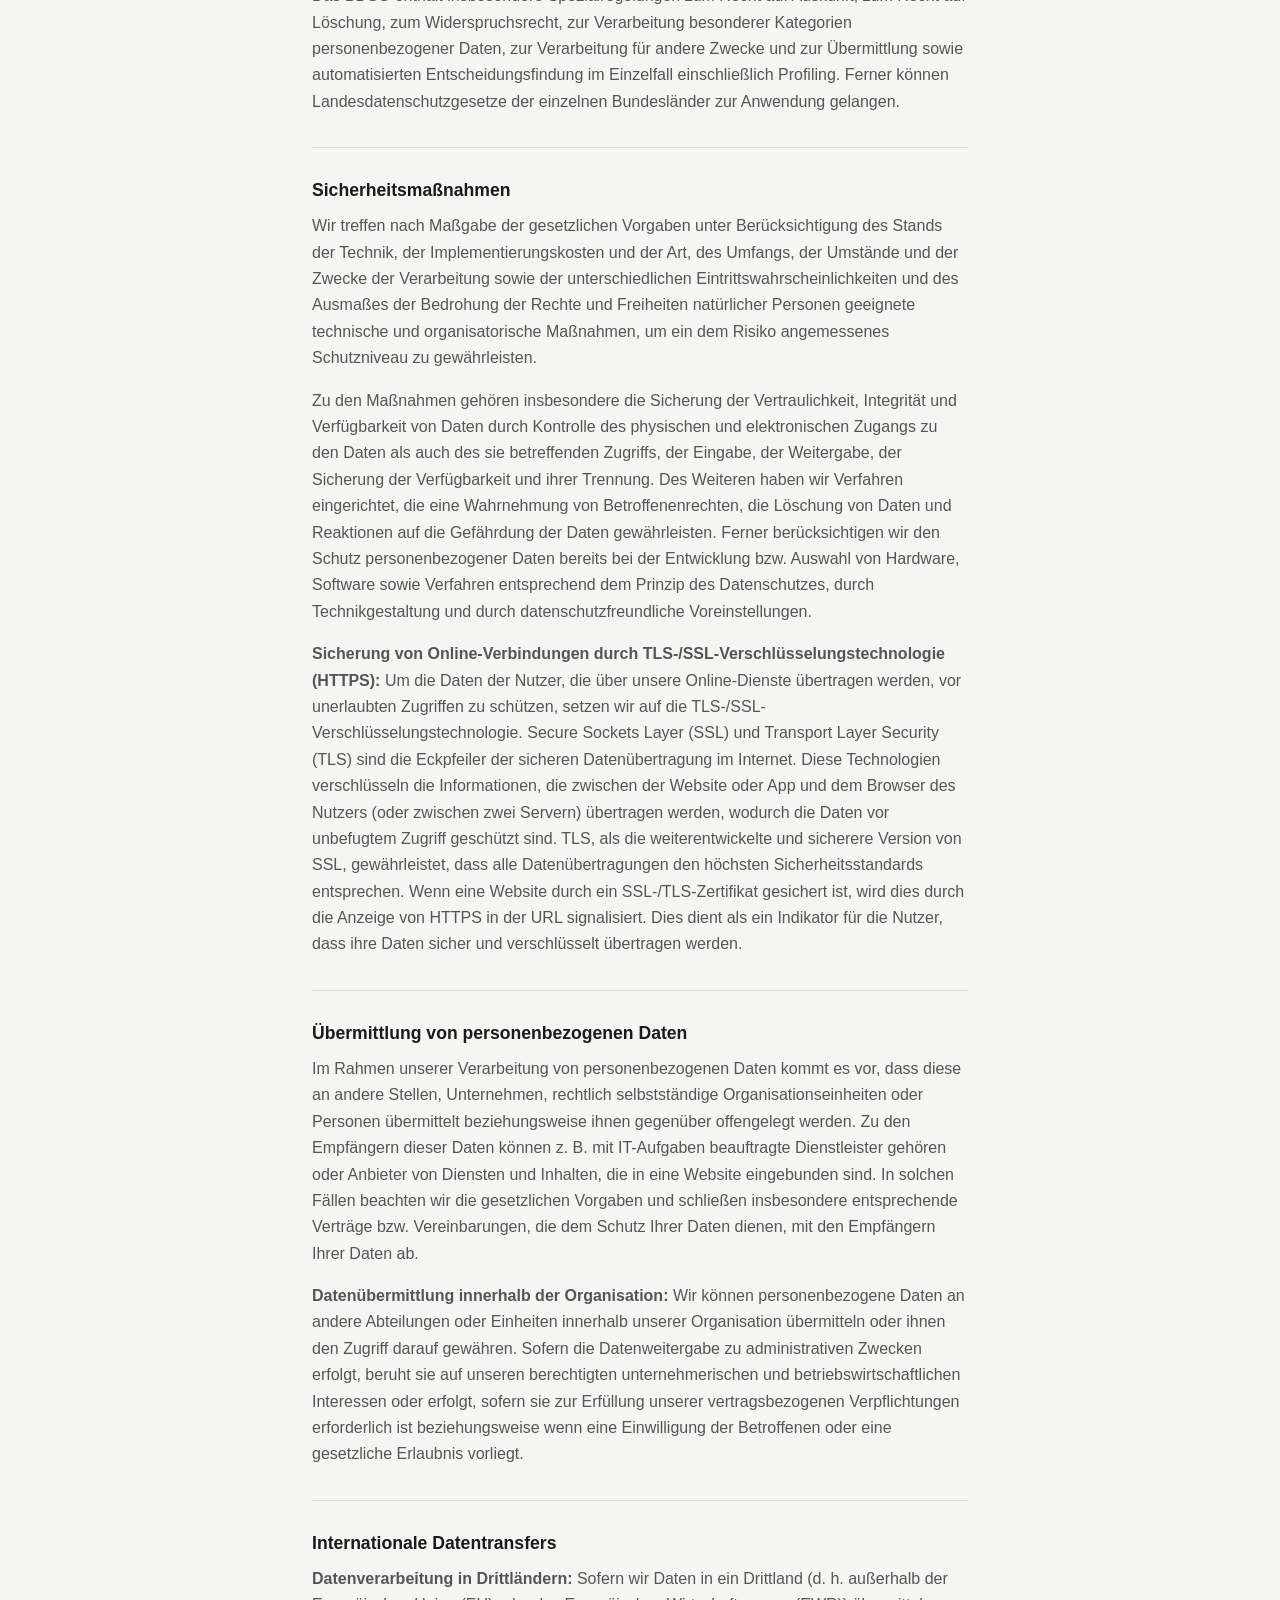
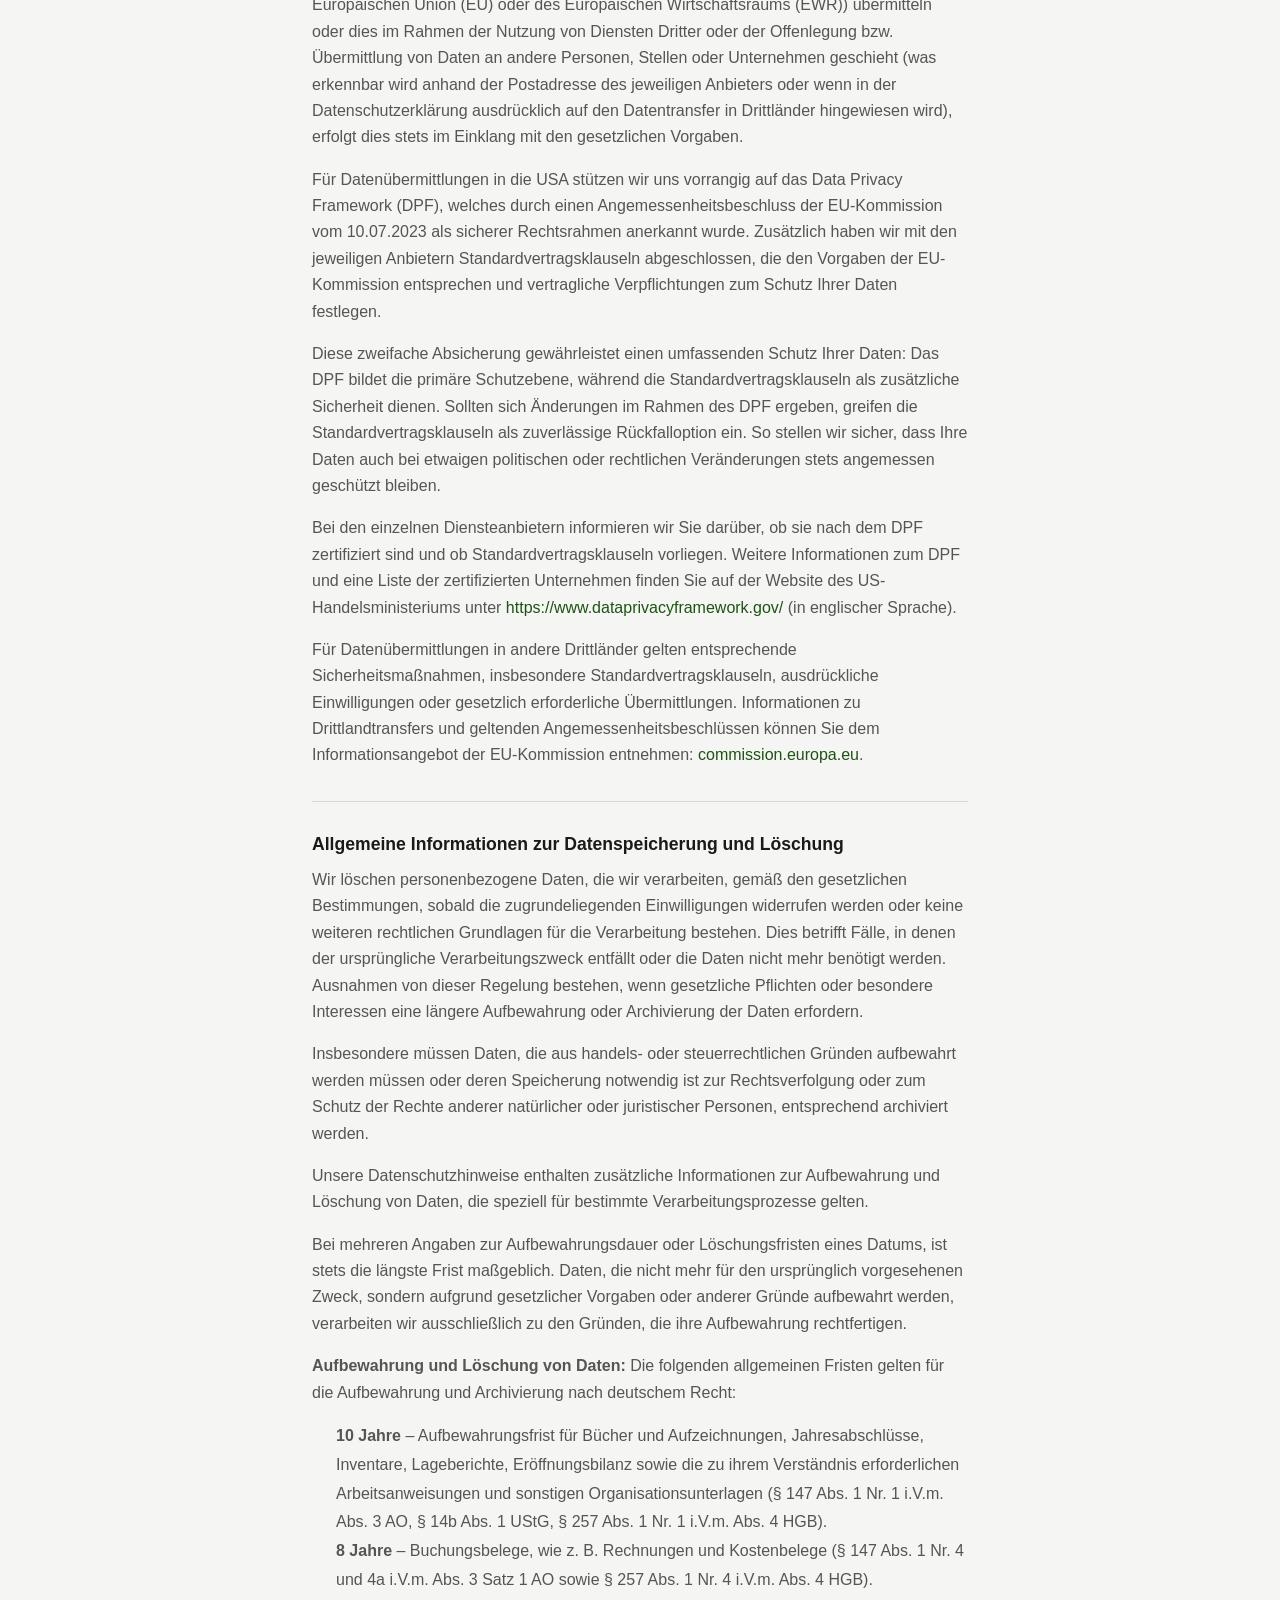
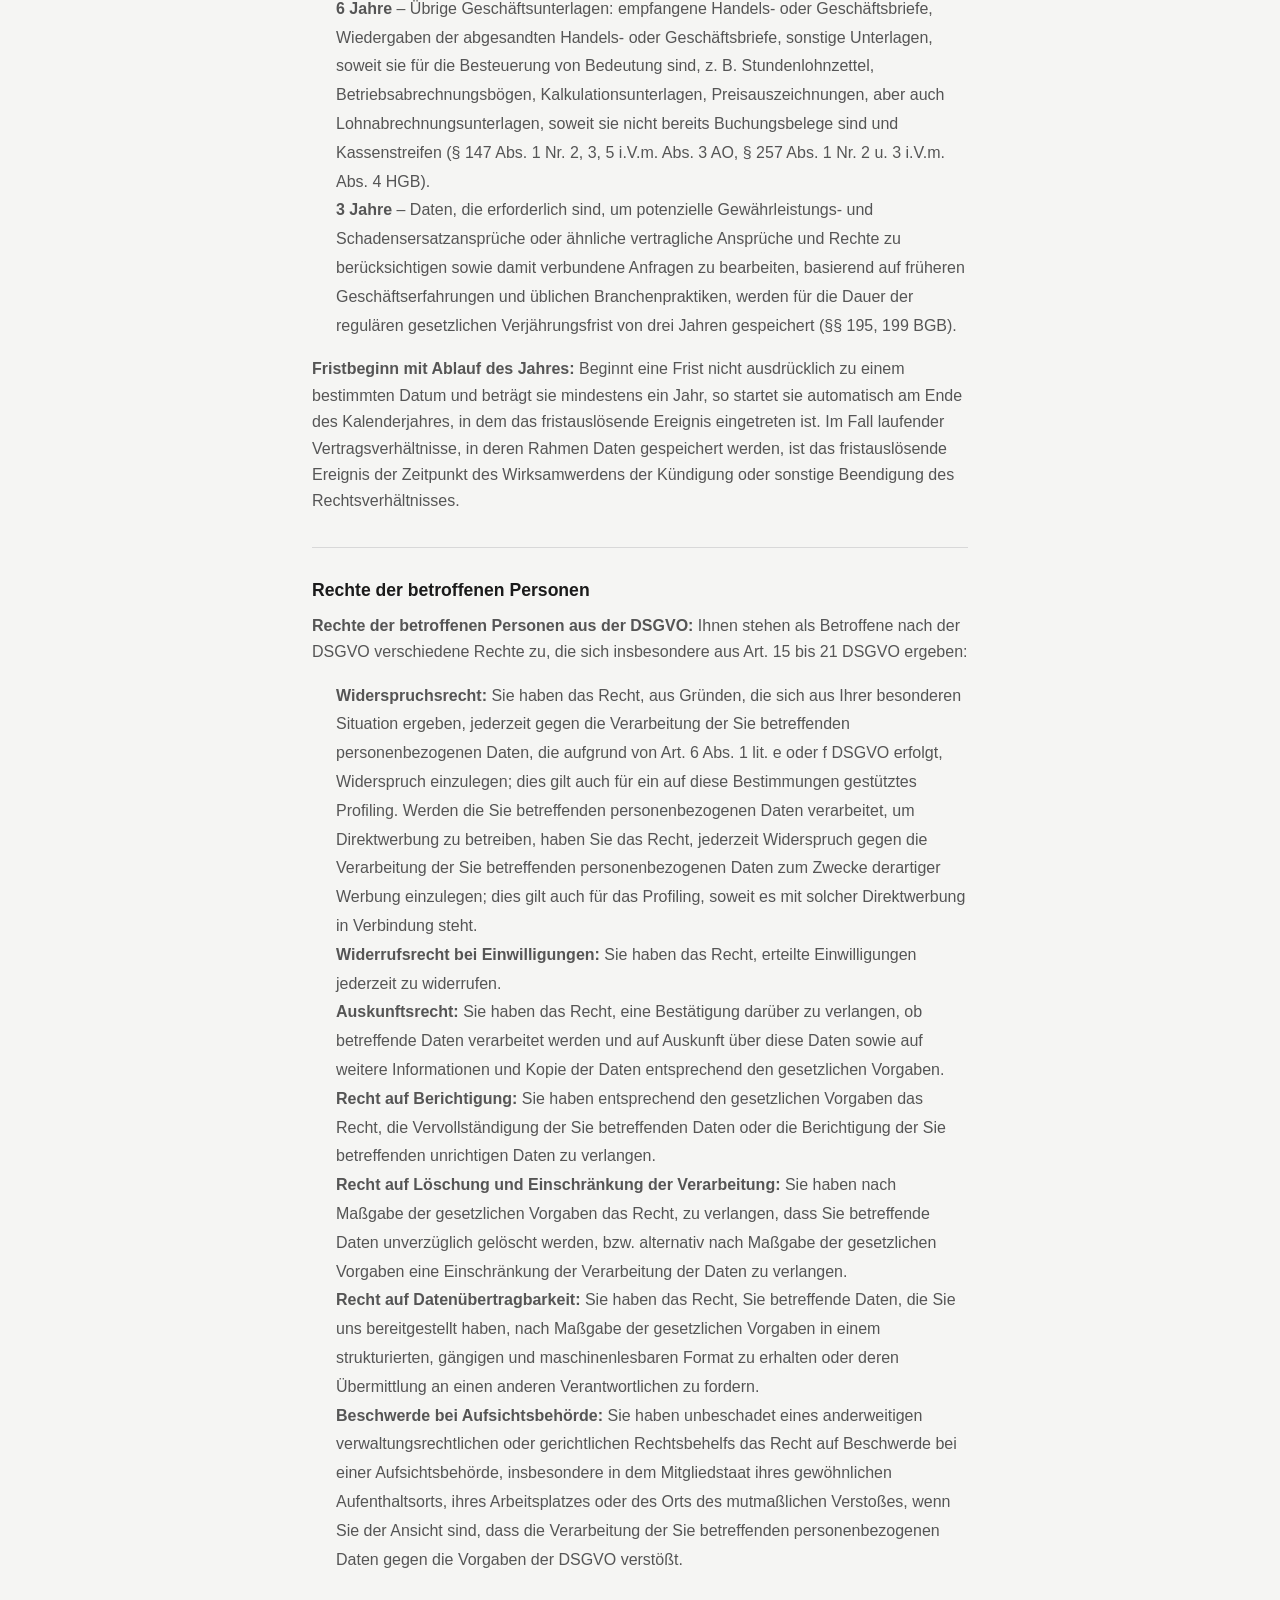
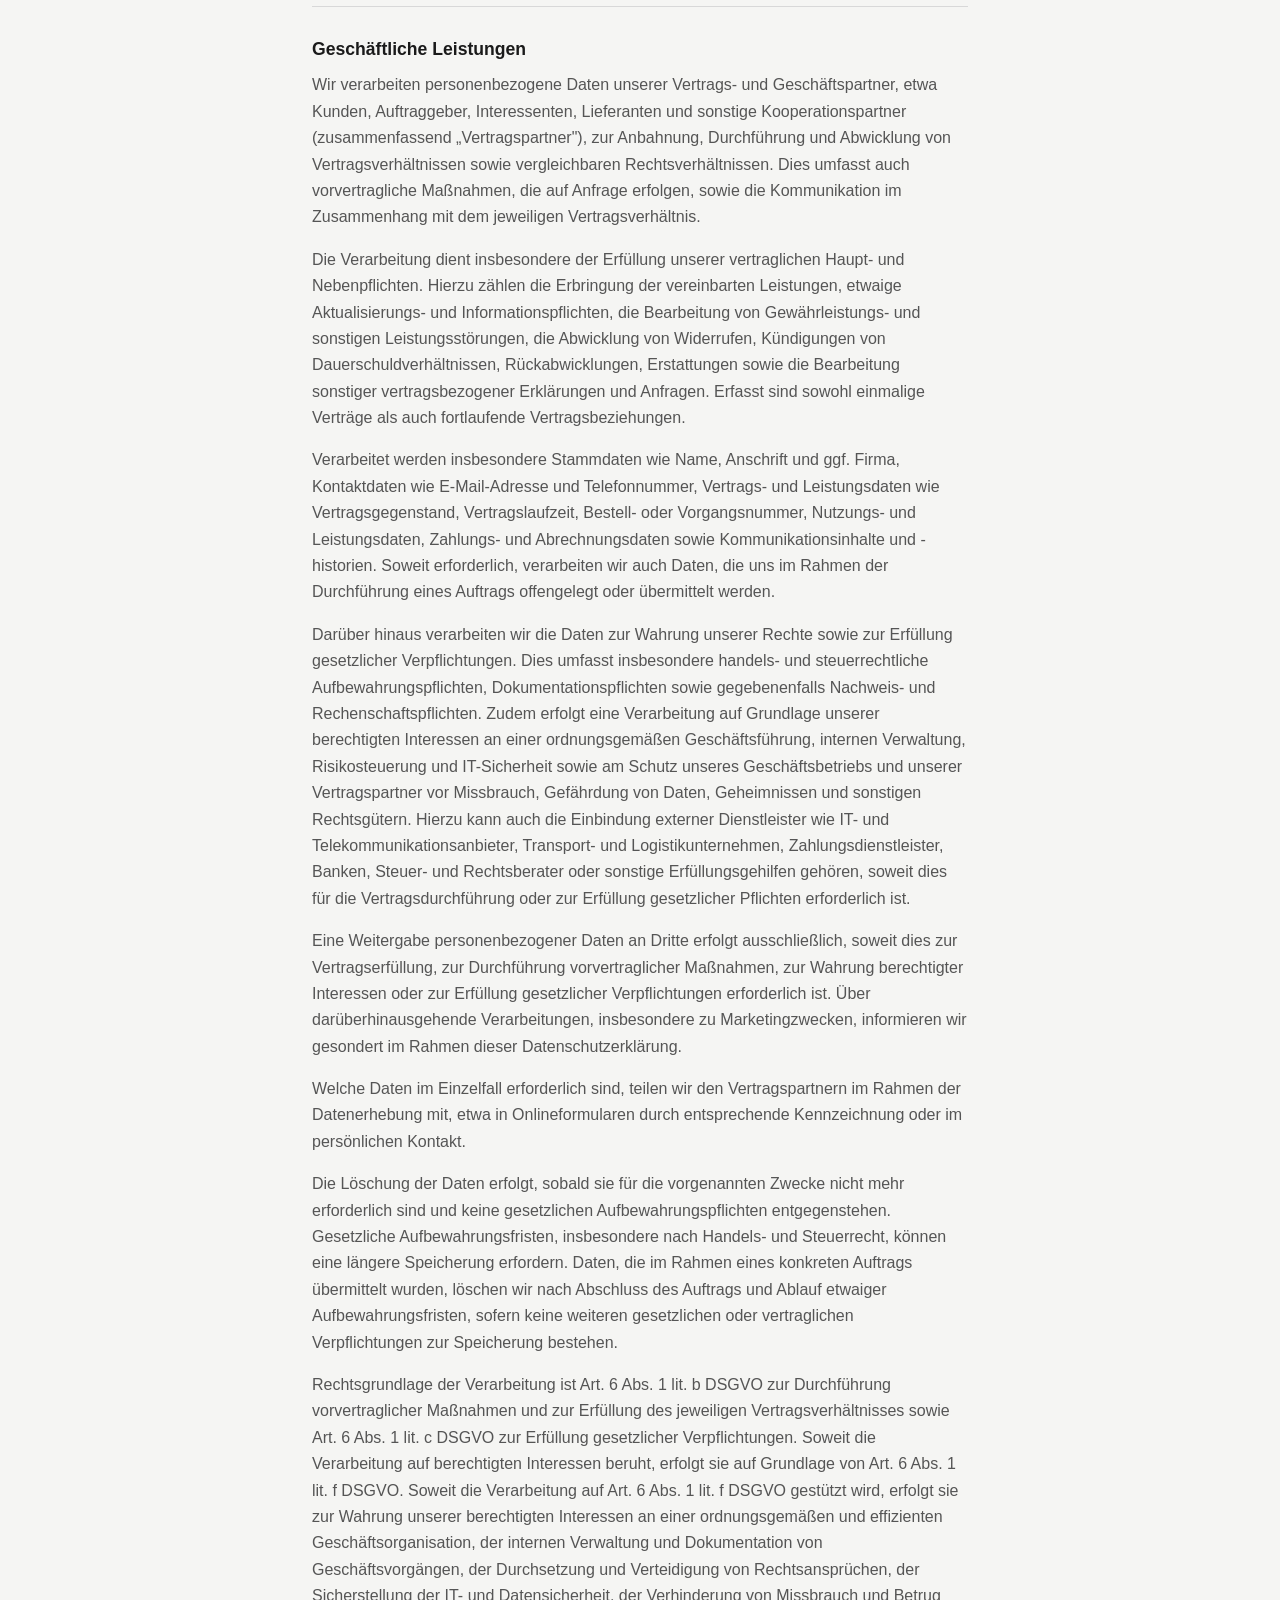
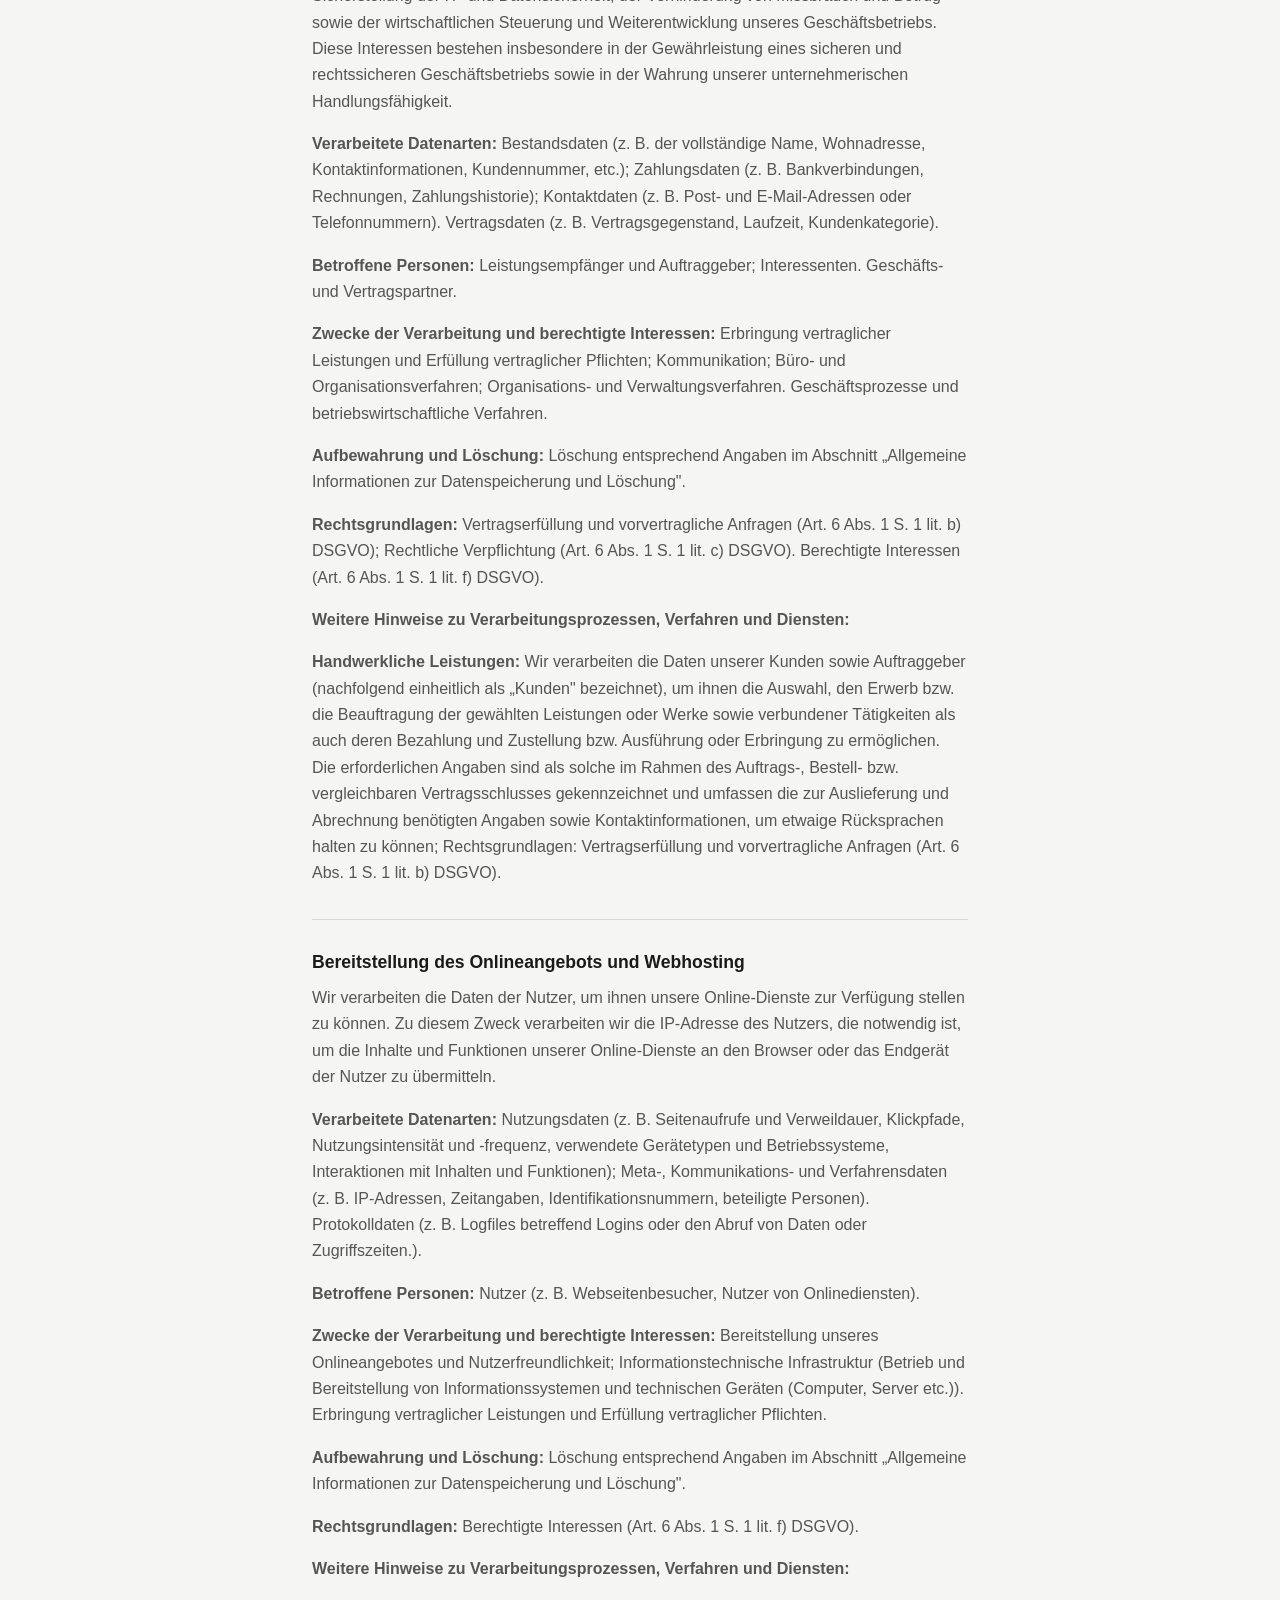
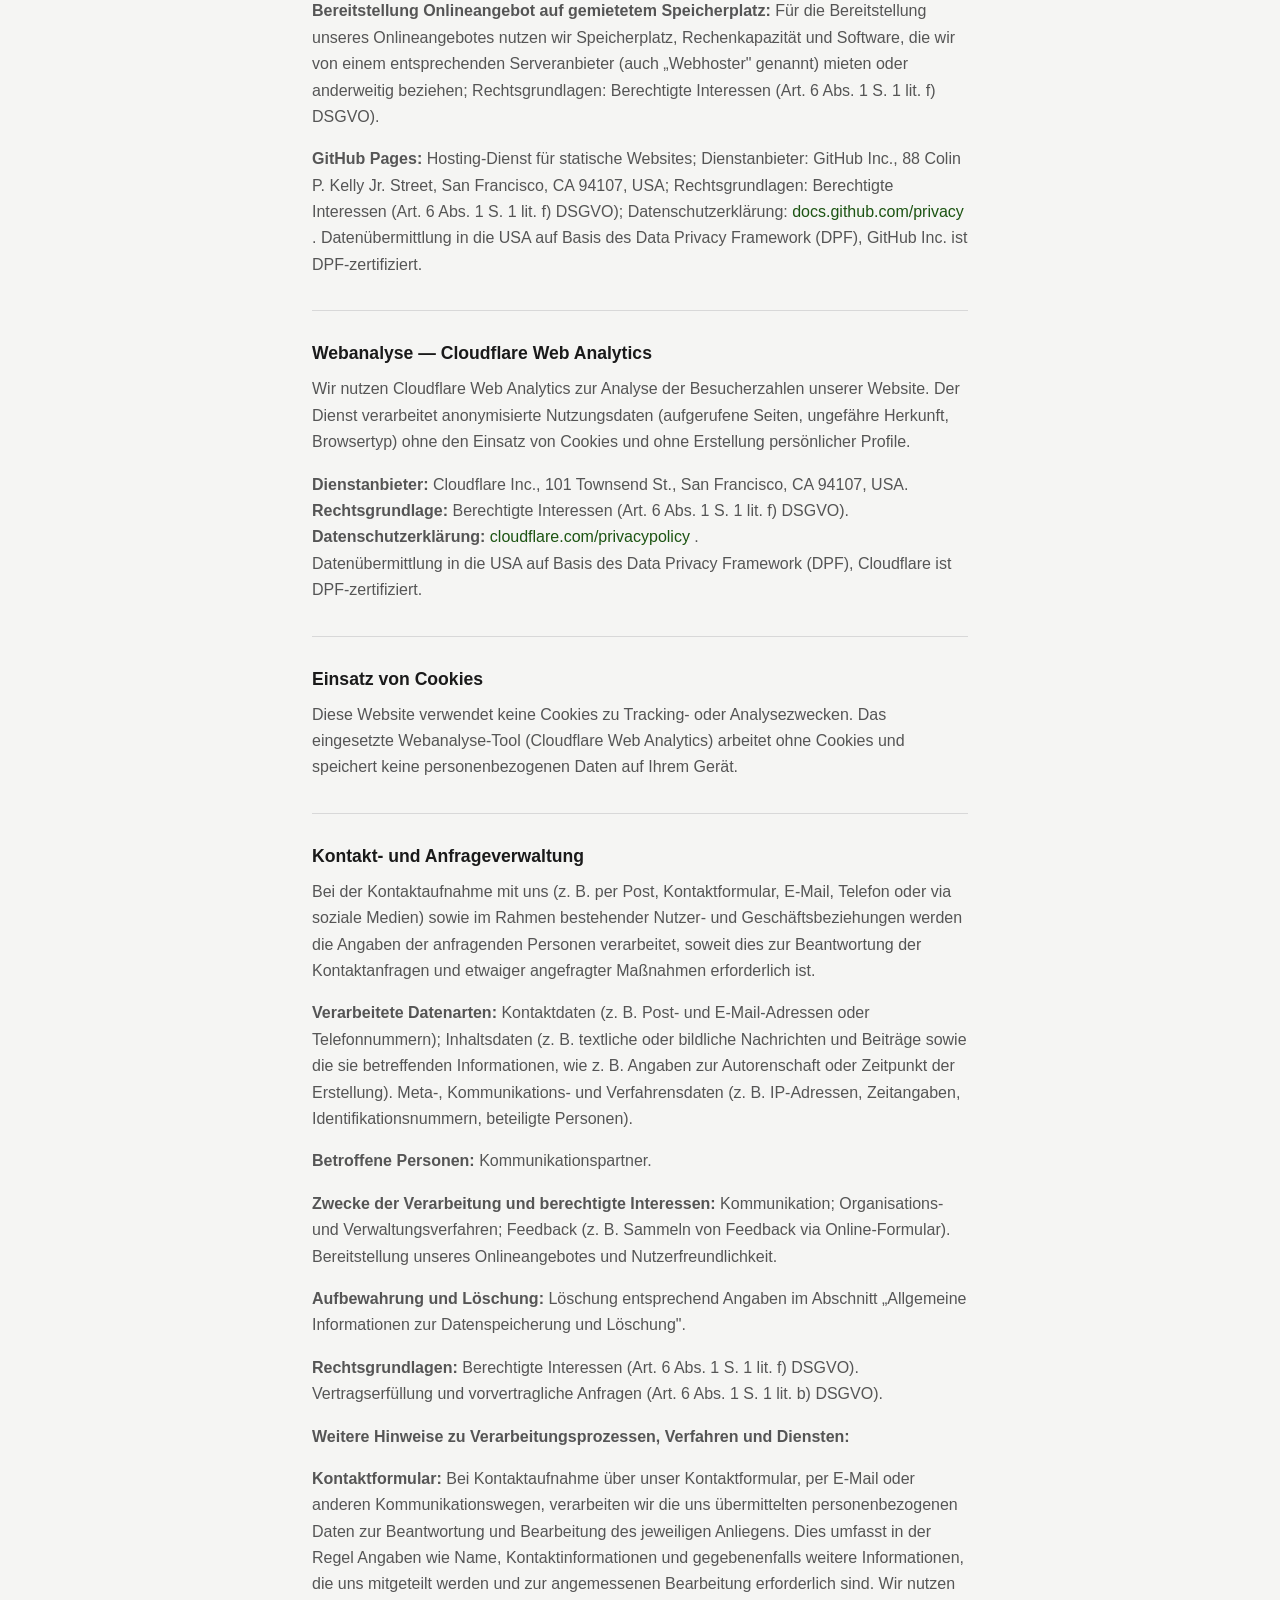
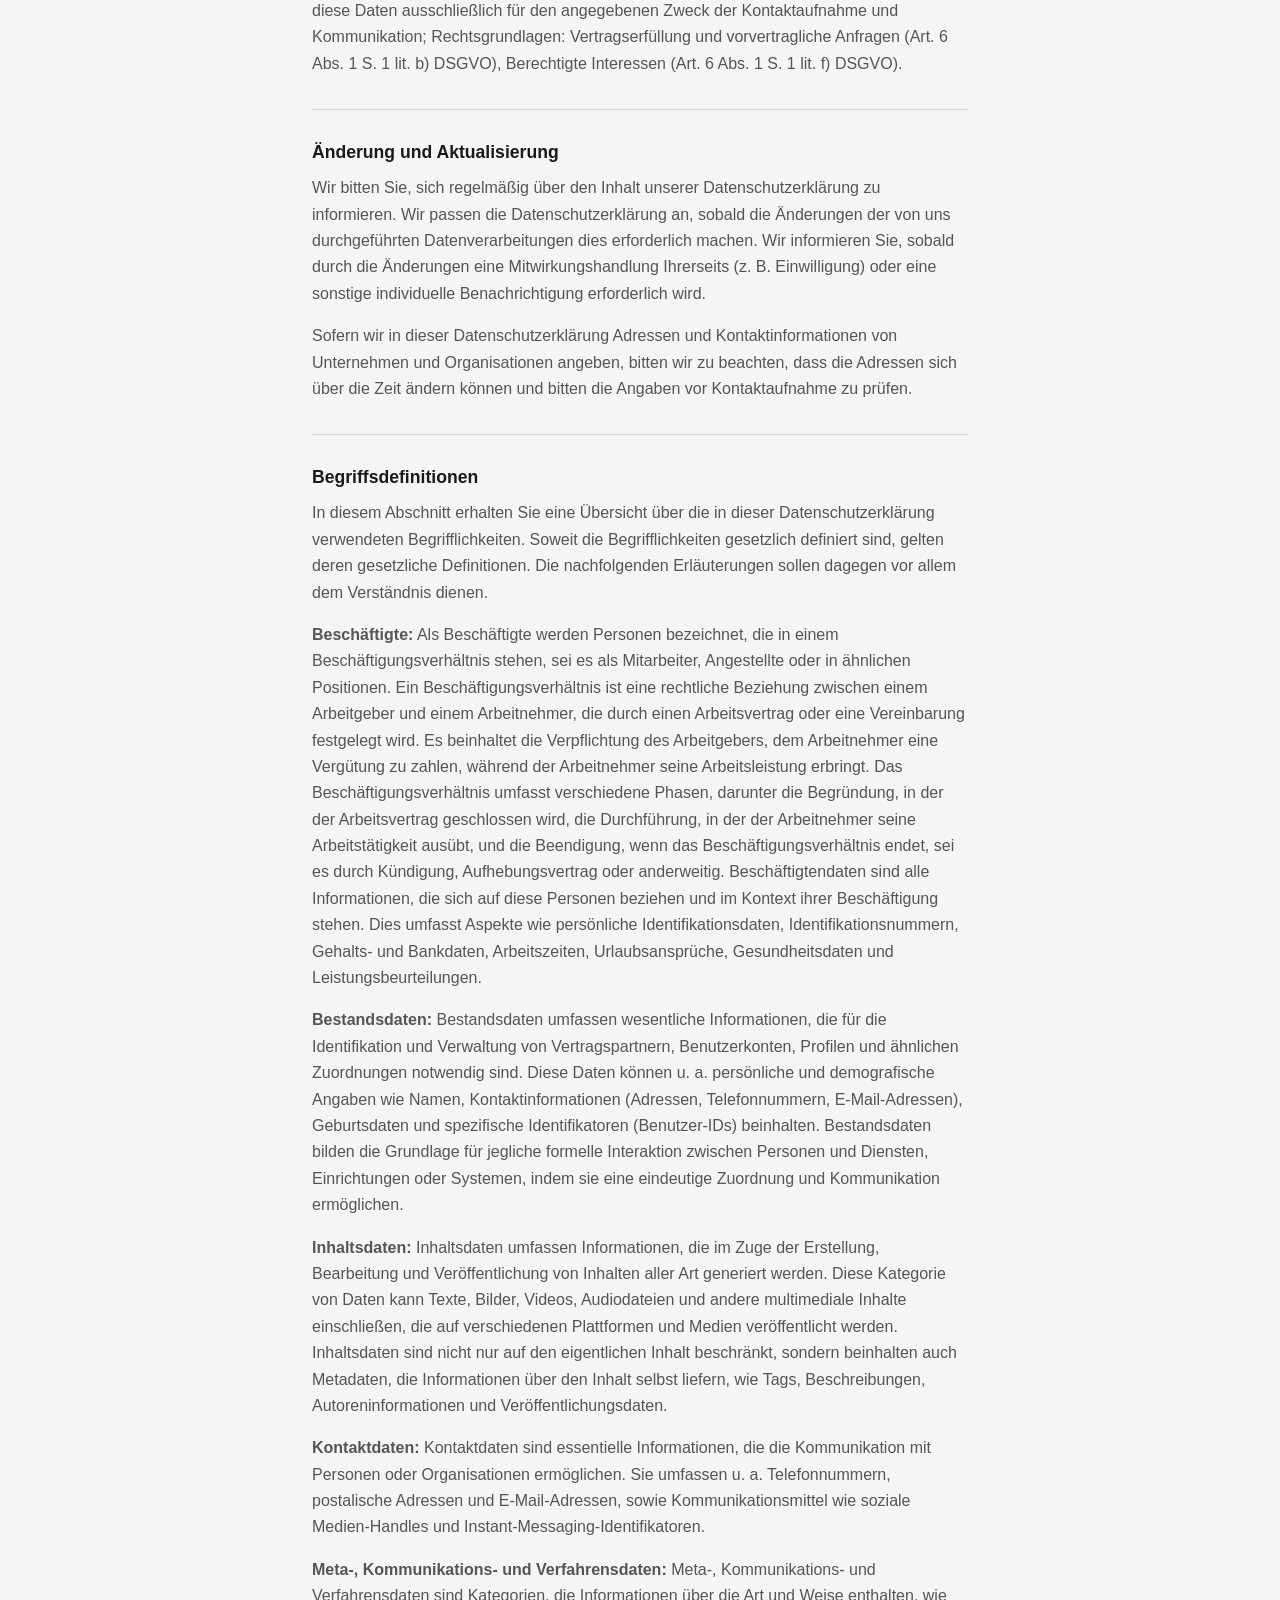
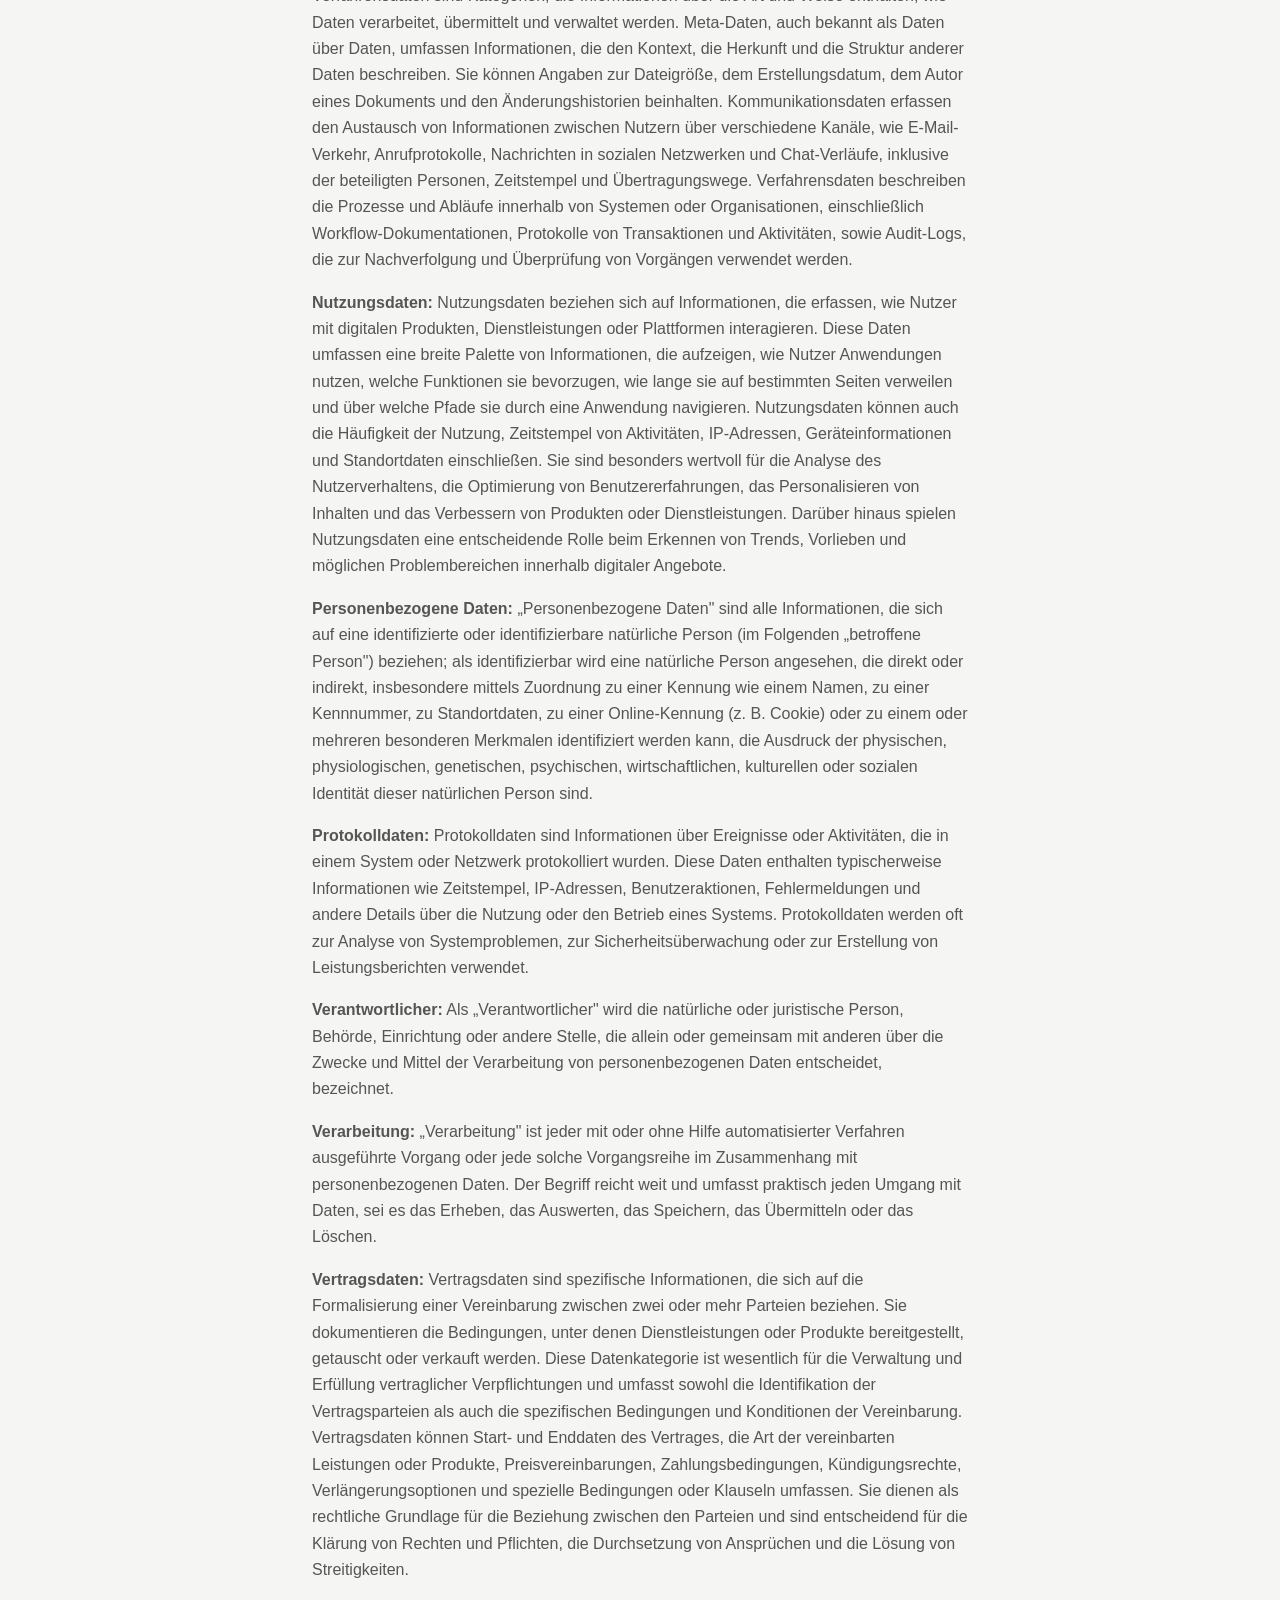
<file: datenschutz.html>
<!DOCTYPE html>
<html lang="de">
<head>
  <meta charset="UTF-8">
  <meta name="viewport" content="width=device-width, initial-scale=1.0">
  <meta name="description" content="Datenschutzerklärung – Schrappnasch Dienstleister">
  <meta name="robots" content="noindex">
  <title>Datenschutz – Schrappnasch</title>
  <link rel="stylesheet" href="style.css">
</head>

<body>

  <!-- NAVIGATION -->
  <nav class="nav">
    <div class="nav__inner">
      <a href="index.html">
        <img src="Resources/schrappnasch_logo_final.svg"
             alt="Schrappnasch – Wir kümmern uns drum."
             width="680" height="255"
             class="nav__logo">
      </a>
      <ul class="nav__links" id="navLinks">
        <li><a href="index.html#leistungen" class="nav__link">Leistungen</a></li>
        <li><a href="ueber-uns.html"        class="nav__link">Über uns</a></li>
        <li><a href="kontakt.html"          class="nav__link">Kontakt</a></li>
        <li class="nav__cta">
          <a href="angebote.html" class="btn btn--primary btn--sm">Aktuelle Angebote</a>
        </li>
      </ul>
      <button class="nav__toggle" id="navToggle"
              aria-label="Menü öffnen" aria-expanded="false">
        <span></span>
        <span></span>
        <span></span>
      </button>
    </div>
  </nav>

  <main>

    <section class="section">
      <div class="container" style="max-width: 720px;">

        <h1 style="margin-bottom: 0.5rem;">Datenschutzerklärung</h1>
        <p class="text-muted text-small" style="margin-bottom: 2rem;">Stand: Juni 2026</p>

        <!-- PRÄAMBEL -->
        <h2 id="praembel" style="font-size: 1.1rem; margin-bottom: 0.75rem;">Präambel</h2>
        <p>Mit der folgenden Datenschutzerklärung möchten wir Sie darüber aufklären, welche Arten Ihrer personenbezogenen Daten (nachfolgend auch kurz als „Daten" bezeichnet) wir zu welchen Zwecken und in welchem Umfang verarbeiten. Die Datenschutzerklärung gilt für alle von uns durchgeführten Verarbeitungen personenbezogener Daten, sowohl im Rahmen der Erbringung unserer Leistungen als auch insbesondere auf unseren Webseiten, in mobilen Applikationen sowie innerhalb externer Onlinepräsenzen, wie z.&nbsp;B. unserer Social-Media-Profile (nachfolgend zusammenfassend bezeichnet als „Onlineangebot").</p>
        <p>Die verwendeten Begriffe sind nicht geschlechtsspezifisch.</p>

        <hr class="divider">

        <!-- INHALTSÜBERSICHT -->
        <h2 style="font-size: 1.1rem; margin-bottom: 0.75rem;">Inhaltsübersicht</h2>
        <ul style="list-style: none; padding: 0; margin-bottom: 0; line-height: 2.2;">
          <li><a href="#praembel"              style="color: var(--green-dark);">Präambel</a></li>
          <li><a href="#verantwortlicher"      style="color: var(--green-dark);">Verantwortlicher</a></li>
          <li><a href="#uebersicht"            style="color: var(--green-dark);">Übersicht der Verarbeitungen</a></li>
          <li><a href="#rechtsgrundlagen"      style="color: var(--green-dark);">Maßgebliche Rechtsgrundlagen</a></li>
          <li><a href="#sicherheit"            style="color: var(--green-dark);">Sicherheitsmaßnahmen</a></li>
          <li><a href="#uebermittlung"         style="color: var(--green-dark);">Übermittlung von personenbezogenen Daten</a></li>
          <li><a href="#internationale-transfers" style="color: var(--green-dark);">Internationale Datentransfers</a></li>
          <li><a href="#datenspeicherung"      style="color: var(--green-dark);">Allgemeine Informationen zur Datenspeicherung und Löschung</a></li>
          <li><a href="#rechte"                style="color: var(--green-dark);">Rechte der betroffenen Personen</a></li>
          <li><a href="#geschaeftlich"         style="color: var(--green-dark);">Geschäftliche Leistungen</a></li>
          <li><a href="#webhosting"            style="color: var(--green-dark);">Bereitstellung des Onlineangebots und Webhosting</a></li>
          <li><a href="#cookies"              style="color: var(--green-dark);">Einsatz von Cookies</a></li>
          <li><a href="#kontakt-anfragen"      style="color: var(--green-dark);">Kontakt- und Anfrageverwaltung</a></li>
          <li><a href="#aenderung"             style="color: var(--green-dark);">Änderung und Aktualisierung</a></li>
          <li><a href="#begriffe"              style="color: var(--green-dark);">Begriffsdefinitionen</a></li>
        </ul>

        <hr class="divider">

        <!-- VERANTWORTLICHER -->
        <h2 id="verantwortlicher" style="font-size: 1.1rem; margin-bottom: 0.75rem;">Verantwortlicher</h2>
        <p>
          David Schröder / Schrappnasch Dienstleister<br>
          Goldammerweg 6<br>
          32051 Herford
        </p>
        <p>
          E-Mail-Adresse: <a href="mailto:info@hausmeister-herford.de" style="color: var(--green-dark);">info@hausmeister-herford.de</a><br>
          Telefon: <a href="tel:+4917656770853" style="color: var(--green-dark);">+49 176-56770853</a><br>
          Impressum: <a href="impressum.html" style="color: var(--green-dark);">impressum.html</a>
        </p>

        <hr class="divider">

        <!-- ÜBERSICHT DER VERARBEITUNGEN -->
        <h2 id="uebersicht" style="font-size: 1.1rem; margin-bottom: 0.75rem;">Übersicht der Verarbeitungen</h2>
        <p>Die nachfolgende Übersicht fasst die Arten der verarbeiteten Daten und die Zwecke ihrer Verarbeitung zusammen und verweist auf die betroffenen Personen.</p>

        <h3 style="font-size: 1rem; margin-bottom: 0.5rem; margin-top: 1.25rem;">Arten der verarbeiteten Daten</h3>
        <ul style="margin: 0 0 1rem 1.5rem; color: var(--text-secondary); line-height: 1.8;">
          <li>Bestandsdaten.</li>
          <li>Beschäftigtendaten.</li>
          <li>Kontaktdaten.</li>
          <li>Inhaltsdaten.</li>
          <li>Vertragsdaten.</li>
          <li>Nutzungsdaten.</li>
          <li>Meta-, Kommunikations- und Verfahrensdaten.</li>
          <li>Protokolldaten.</li>
        </ul>

        <h3 style="font-size: 1rem; margin-bottom: 0.5rem; margin-top: 1.25rem;">Kategorien betroffener Personen</h3>
        <ul style="margin: 0 0 1rem 1.5rem; color: var(--text-secondary); line-height: 1.8;">
          <li>Leistungsempfänger und Auftraggeber.</li>
          <li>Beschäftigte.</li>
          <li>Interessenten.</li>
          <li>Kommunikationspartner.</li>
          <li>Nutzer.</li>
          <li>Geschäfts- und Vertragspartner.</li>
          <li>Dritte Personen.</li>
          <li>Hinweisgeber.</li>
        </ul>

        <h3 style="font-size: 1rem; margin-bottom: 0.5rem; margin-top: 1.25rem;">Zwecke der Verarbeitung</h3>
        <ul style="margin: 0 0 1rem 1.5rem; color: var(--text-secondary); line-height: 1.8;">
          <li>Erbringung vertraglicher Leistungen und Erfüllung vertraglicher Pflichten.</li>
          <li>Kommunikation.</li>
          <li>Büro- und Organisationsverfahren.</li>
          <li>Organisations- und Verwaltungsverfahren.</li>
          <li>Feedback.</li>
          <li>Bereitstellung unseres Onlineangebotes und Nutzerfreundlichkeit.</li>
          <li>Informationstechnische Infrastruktur.</li>
          <li>Hinweisgeberschutz.</li>
          <li>Geschäftsprozesse und betriebswirtschaftliche Verfahren.</li>
        </ul>

        <hr class="divider">

        <!-- MASSGEBLICHE RECHTSGRUNDLAGEN -->
        <h2 id="rechtsgrundlagen" style="font-size: 1.1rem; margin-bottom: 0.75rem;">Maßgebliche Rechtsgrundlagen</h2>
        <p><strong>Maßgebliche Rechtsgrundlagen nach der DSGVO:</strong> Im Folgenden erhalten Sie eine Übersicht der Rechtsgrundlagen der DSGVO, auf deren Basis wir personenbezogene Daten verarbeiten. Bitte nehmen Sie zur Kenntnis, dass neben den Regelungen der DSGVO nationale Datenschutzvorgaben in Ihrem bzw. unserem Wohn- oder Sitzland gelten können. Sollten ferner im Einzelfall speziellere Rechtsgrundlagen maßgeblich sein, teilen wir Ihnen diese in der Datenschutzerklärung mit.</p>
        <ul style="margin: 0 0 1rem 1.5rem; color: var(--text-secondary); line-height: 1.8;">
          <li><strong>Einwilligung (Art. 6 Abs. 1 S. 1 lit. a) DSGVO)</strong> – Die betroffene Person hat ihre Einwilligung in die Verarbeitung der sie betreffenden personenbezogenen Daten für einen spezifischen Zweck oder mehrere bestimmte Zwecke gegeben.</li>
          <li><strong>Vertragserfüllung und vorvertragliche Anfragen (Art. 6 Abs. 1 S. 1 lit. b) DSGVO)</strong> – Die Verarbeitung ist für die Erfüllung eines Vertrags, dessen Vertragspartei die betroffene Person ist, oder zur Durchführung vorvertraglicher Maßnahmen erforderlich, die auf Anfrage der betroffenen Person erfolgen.</li>
          <li><strong>Rechtliche Verpflichtung (Art. 6 Abs. 1 S. 1 lit. c) DSGVO)</strong> – Die Verarbeitung ist zur Erfüllung einer rechtlichen Verpflichtung erforderlich, der der Verantwortliche unterliegt.</li>
          <li><strong>Berechtigte Interessen (Art. 6 Abs. 1 S. 1 lit. f) DSGVO)</strong> – die Verarbeitung ist zur Wahrung der berechtigten Interessen des Verantwortlichen oder eines Dritten notwendig, vorausgesetzt, dass die Interessen, Grundrechte und Grundfreiheiten der betroffenen Person, die den Schutz personenbezogener Daten verlangen, nicht überwiegen.</li>
        </ul>
        <p><strong>Nationale Datenschutzregelungen in Deutschland:</strong> Zusätzlich zu den Datenschutzregelungen der DSGVO gelten nationale Regelungen zum Datenschutz in Deutschland. Hierzu gehört insbesondere das Gesetz zum Schutz vor Missbrauch personenbezogener Daten bei der Datenverarbeitung (Bundesdatenschutzgesetz – BDSG). Das BDSG enthält insbesondere Spezialregelungen zum Recht auf Auskunft, zum Recht auf Löschung, zum Widerspruchsrecht, zur Verarbeitung besonderer Kategorien personenbezogener Daten, zur Verarbeitung für andere Zwecke und zur Übermittlung sowie automatisierten Entscheidungsfindung im Einzelfall einschließlich Profiling. Ferner können Landesdatenschutzgesetze der einzelnen Bundesländer zur Anwendung gelangen.</p>

        <hr class="divider">

        <!-- SICHERHEITSMASSNAHMEN -->
        <h2 id="sicherheit" style="font-size: 1.1rem; margin-bottom: 0.75rem;">Sicherheitsmaßnahmen</h2>
        <p>Wir treffen nach Maßgabe der gesetzlichen Vorgaben unter Berücksichtigung des Stands der Technik, der Implementierungskosten und der Art, des Umfangs, der Umstände und der Zwecke der Verarbeitung sowie der unterschiedlichen Eintrittswahrscheinlichkeiten und des Ausmaßes der Bedrohung der Rechte und Freiheiten natürlicher Personen geeignete technische und organisatorische Maßnahmen, um ein dem Risiko angemessenes Schutzniveau zu gewährleisten.</p>
        <p>Zu den Maßnahmen gehören insbesondere die Sicherung der Vertraulichkeit, Integrität und Verfügbarkeit von Daten durch Kontrolle des physischen und elektronischen Zugangs zu den Daten als auch des sie betreffenden Zugriffs, der Eingabe, der Weitergabe, der Sicherung der Verfügbarkeit und ihrer Trennung. Des Weiteren haben wir Verfahren eingerichtet, die eine Wahrnehmung von Betroffenenrechten, die Löschung von Daten und Reaktionen auf die Gefährdung der Daten gewährleisten. Ferner berücksichtigen wir den Schutz personenbezogener Daten bereits bei der Entwicklung bzw. Auswahl von Hardware, Software sowie Verfahren entsprechend dem Prinzip des Datenschutzes, durch Technikgestaltung und durch datenschutzfreundliche Voreinstellungen.</p>
        <p><strong>Sicherung von Online-Verbindungen durch TLS-/SSL-Verschlüsselungstechnologie (HTTPS):</strong> Um die Daten der Nutzer, die über unsere Online-Dienste übertragen werden, vor unerlaubten Zugriffen zu schützen, setzen wir auf die TLS-/SSL-Verschlüsselungstechnologie. Secure Sockets Layer (SSL) und Transport Layer Security (TLS) sind die Eckpfeiler der sicheren Datenübertragung im Internet. Diese Technologien verschlüsseln die Informationen, die zwischen der Website oder App und dem Browser des Nutzers (oder zwischen zwei Servern) übertragen werden, wodurch die Daten vor unbefugtem Zugriff geschützt sind. TLS, als die weiterentwickelte und sicherere Version von SSL, gewährleistet, dass alle Datenübertragungen den höchsten Sicherheitsstandards entsprechen. Wenn eine Website durch ein SSL-/TLS-Zertifikat gesichert ist, wird dies durch die Anzeige von HTTPS in der URL signalisiert. Dies dient als ein Indikator für die Nutzer, dass ihre Daten sicher und verschlüsselt übertragen werden.</p>

        <hr class="divider">

        <!-- ÜBERMITTLUNG -->
        <h2 id="uebermittlung" style="font-size: 1.1rem; margin-bottom: 0.75rem;">Übermittlung von personenbezogenen Daten</h2>
        <p>Im Rahmen unserer Verarbeitung von personenbezogenen Daten kommt es vor, dass diese an andere Stellen, Unternehmen, rechtlich selbstständige Organisationseinheiten oder Personen übermittelt beziehungsweise ihnen gegenüber offengelegt werden. Zu den Empfängern dieser Daten können z.&nbsp;B. mit IT-Aufgaben beauftragte Dienstleister gehören oder Anbieter von Diensten und Inhalten, die in eine Website eingebunden sind. In solchen Fällen beachten wir die gesetzlichen Vorgaben und schließen insbesondere entsprechende Verträge bzw. Vereinbarungen, die dem Schutz Ihrer Daten dienen, mit den Empfängern Ihrer Daten ab.</p>
        <p><strong>Datenübermittlung innerhalb der Organisation:</strong> Wir können personenbezogene Daten an andere Abteilungen oder Einheiten innerhalb unserer Organisation übermitteln oder ihnen den Zugriff darauf gewähren. Sofern die Datenweitergabe zu administrativen Zwecken erfolgt, beruht sie auf unseren berechtigten unternehmerischen und betriebswirtschaftlichen Interessen oder erfolgt, sofern sie zur Erfüllung unserer vertragsbezogenen Verpflichtungen erforderlich ist beziehungsweise wenn eine Einwilligung der Betroffenen oder eine gesetzliche Erlaubnis vorliegt.</p>

        <hr class="divider">

        <!-- INTERNATIONALE DATENTRANSFERS -->
        <h2 id="internationale-transfers" style="font-size: 1.1rem; margin-bottom: 0.75rem;">Internationale Datentransfers</h2>
        <p><strong>Datenverarbeitung in Drittländern:</strong> Sofern wir Daten in ein Drittland (d.&nbsp;h. außerhalb der Europäischen Union (EU) oder des Europäischen Wirtschaftsraums (EWR)) übermitteln oder dies im Rahmen der Nutzung von Diensten Dritter oder der Offenlegung bzw. Übermittlung von Daten an andere Personen, Stellen oder Unternehmen geschieht (was erkennbar wird anhand der Postadresse des jeweiligen Anbieters oder wenn in der Datenschutzerklärung ausdrücklich auf den Datentransfer in Drittländer hingewiesen wird), erfolgt dies stets im Einklang mit den gesetzlichen Vorgaben.</p>
        <p>Für Datenübermittlungen in die USA stützen wir uns vorrangig auf das Data Privacy Framework (DPF), welches durch einen Angemessenheitsbeschluss der EU-Kommission vom 10.07.2023 als sicherer Rechtsrahmen anerkannt wurde. Zusätzlich haben wir mit den jeweiligen Anbietern Standardvertragsklauseln abgeschlossen, die den Vorgaben der EU-Kommission entsprechen und vertragliche Verpflichtungen zum Schutz Ihrer Daten festlegen.</p>
        <p>Diese zweifache Absicherung gewährleistet einen umfassenden Schutz Ihrer Daten: Das DPF bildet die primäre Schutzebene, während die Standardvertragsklauseln als zusätzliche Sicherheit dienen. Sollten sich Änderungen im Rahmen des DPF ergeben, greifen die Standardvertragsklauseln als zuverlässige Rückfalloption ein. So stellen wir sicher, dass Ihre Daten auch bei etwaigen politischen oder rechtlichen Veränderungen stets angemessen geschützt bleiben.</p>
        <p>Bei den einzelnen Diensteanbietern informieren wir Sie darüber, ob sie nach dem DPF zertifiziert sind und ob Standardvertragsklauseln vorliegen. Weitere Informationen zum DPF und eine Liste der zertifizierten Unternehmen finden Sie auf der Website des US-Handelsministeriums unter <a href="https://www.dataprivacyframework.gov/" style="color: var(--green-dark);">https://www.dataprivacyframework.gov/</a> (in englischer Sprache).</p>
        <p>Für Datenübermittlungen in andere Drittländer gelten entsprechende Sicherheitsmaßnahmen, insbesondere Standardvertragsklauseln, ausdrückliche Einwilligungen oder gesetzlich erforderliche Übermittlungen. Informationen zu Drittlandtransfers und geltenden Angemessenheitsbeschlüssen können Sie dem Informationsangebot der EU-Kommission entnehmen: <a href="https://commission.europa.eu/law/law-topic/data-protection/international-dimension-data-protection_en?prefLang=de" style="color: var(--green-dark);">commission.europa.eu</a>.</p>

        <hr class="divider">

        <!-- DATENSPEICHERUNG UND LÖSCHUNG -->
        <h2 id="datenspeicherung" style="font-size: 1.1rem; margin-bottom: 0.75rem;">Allgemeine Informationen zur Datenspeicherung und Löschung</h2>
        <p>Wir löschen personenbezogene Daten, die wir verarbeiten, gemäß den gesetzlichen Bestimmungen, sobald die zugrundeliegenden Einwilligungen widerrufen werden oder keine weiteren rechtlichen Grundlagen für die Verarbeitung bestehen. Dies betrifft Fälle, in denen der ursprüngliche Verarbeitungszweck entfällt oder die Daten nicht mehr benötigt werden. Ausnahmen von dieser Regelung bestehen, wenn gesetzliche Pflichten oder besondere Interessen eine längere Aufbewahrung oder Archivierung der Daten erfordern.</p>
        <p>Insbesondere müssen Daten, die aus handels- oder steuerrechtlichen Gründen aufbewahrt werden müssen oder deren Speicherung notwendig ist zur Rechtsverfolgung oder zum Schutz der Rechte anderer natürlicher oder juristischer Personen, entsprechend archiviert werden.</p>
        <p>Unsere Datenschutzhinweise enthalten zusätzliche Informationen zur Aufbewahrung und Löschung von Daten, die speziell für bestimmte Verarbeitungsprozesse gelten.</p>
        <p>Bei mehreren Angaben zur Aufbewahrungsdauer oder Löschungsfristen eines Datums, ist stets die längste Frist maßgeblich. Daten, die nicht mehr für den ursprünglich vorgesehenen Zweck, sondern aufgrund gesetzlicher Vorgaben oder anderer Gründe aufbewahrt werden, verarbeiten wir ausschließlich zu den Gründen, die ihre Aufbewahrung rechtfertigen.</p>
        <p><strong>Aufbewahrung und Löschung von Daten:</strong> Die folgenden allgemeinen Fristen gelten für die Aufbewahrung und Archivierung nach deutschem Recht:</p>
        <ul style="margin: 0 0 1rem 1.5rem; color: var(--text-secondary); line-height: 1.8;">
          <li><strong>10 Jahre</strong> – Aufbewahrungsfrist für Bücher und Aufzeichnungen, Jahresabschlüsse, Inventare, Lageberichte, Eröffnungsbilanz sowie die zu ihrem Verständnis erforderlichen Arbeitsanweisungen und sonstigen Organisationsunterlagen (§ 147 Abs. 1 Nr. 1 i.V.m. Abs. 3 AO, § 14b Abs. 1 UStG, § 257 Abs. 1 Nr. 1 i.V.m. Abs. 4 HGB).</li>
          <li><strong>8 Jahre</strong> – Buchungsbelege, wie z.&nbsp;B. Rechnungen und Kostenbelege (§ 147 Abs. 1 Nr. 4 und 4a i.V.m. Abs. 3 Satz 1 AO sowie § 257 Abs. 1 Nr. 4 i.V.m. Abs. 4 HGB).</li>
          <li><strong>6 Jahre</strong> – Übrige Geschäftsunterlagen: empfangene Handels- oder Geschäftsbriefe, Wiedergaben der abgesandten Handels- oder Geschäftsbriefe, sonstige Unterlagen, soweit sie für die Besteuerung von Bedeutung sind, z.&nbsp;B. Stundenlohnzettel, Betriebsabrechnungsbögen, Kalkulationsunterlagen, Preisauszeichnungen, aber auch Lohnabrechnungsunterlagen, soweit sie nicht bereits Buchungsbelege sind und Kassenstreifen (§ 147 Abs. 1 Nr. 2, 3, 5 i.V.m. Abs. 3 AO, § 257 Abs. 1 Nr. 2 u. 3 i.V.m. Abs. 4 HGB).</li>
          <li><strong>3 Jahre</strong> – Daten, die erforderlich sind, um potenzielle Gewährleistungs- und Schadensersatzansprüche oder ähnliche vertragliche Ansprüche und Rechte zu berücksichtigen sowie damit verbundene Anfragen zu bearbeiten, basierend auf früheren Geschäftserfahrungen und üblichen Branchenpraktiken, werden für die Dauer der regulären gesetzlichen Verjährungsfrist von drei Jahren gespeichert (§§ 195, 199 BGB).</li>
        </ul>
        <p><strong>Fristbeginn mit Ablauf des Jahres:</strong> Beginnt eine Frist nicht ausdrücklich zu einem bestimmten Datum und beträgt sie mindestens ein Jahr, so startet sie automatisch am Ende des Kalenderjahres, in dem das fristauslösende Ereignis eingetreten ist. Im Fall laufender Vertragsverhältnisse, in deren Rahmen Daten gespeichert werden, ist das fristauslösende Ereignis der Zeitpunkt des Wirksamwerdens der Kündigung oder sonstige Beendigung des Rechtsverhältnisses.</p>

        <hr class="divider">

        <!-- RECHTE DER BETROFFENEN PERSONEN -->
        <h2 id="rechte" style="font-size: 1.1rem; margin-bottom: 0.75rem;">Rechte der betroffenen Personen</h2>
        <p><strong>Rechte der betroffenen Personen aus der DSGVO:</strong> Ihnen stehen als Betroffene nach der DSGVO verschiedene Rechte zu, die sich insbesondere aus Art. 15 bis 21 DSGVO ergeben:</p>
        <ul style="margin: 0 0 1rem 1.5rem; color: var(--text-secondary); line-height: 1.8;">
          <li><strong>Widerspruchsrecht:</strong> Sie haben das Recht, aus Gründen, die sich aus Ihrer besonderen Situation ergeben, jederzeit gegen die Verarbeitung der Sie betreffenden personenbezogenen Daten, die aufgrund von Art. 6 Abs. 1 lit. e oder f DSGVO erfolgt, Widerspruch einzulegen; dies gilt auch für ein auf diese Bestimmungen gestütztes Profiling. Werden die Sie betreffenden personenbezogenen Daten verarbeitet, um Direktwerbung zu betreiben, haben Sie das Recht, jederzeit Widerspruch gegen die Verarbeitung der Sie betreffenden personenbezogenen Daten zum Zwecke derartiger Werbung einzulegen; dies gilt auch für das Profiling, soweit es mit solcher Direktwerbung in Verbindung steht.</li>
          <li><strong>Widerrufsrecht bei Einwilligungen:</strong> Sie haben das Recht, erteilte Einwilligungen jederzeit zu widerrufen.</li>
          <li><strong>Auskunftsrecht:</strong> Sie haben das Recht, eine Bestätigung darüber zu verlangen, ob betreffende Daten verarbeitet werden und auf Auskunft über diese Daten sowie auf weitere Informationen und Kopie der Daten entsprechend den gesetzlichen Vorgaben.</li>
          <li><strong>Recht auf Berichtigung:</strong> Sie haben entsprechend den gesetzlichen Vorgaben das Recht, die Vervollständigung der Sie betreffenden Daten oder die Berichtigung der Sie betreffenden unrichtigen Daten zu verlangen.</li>
          <li><strong>Recht auf Löschung und Einschränkung der Verarbeitung:</strong> Sie haben nach Maßgabe der gesetzlichen Vorgaben das Recht, zu verlangen, dass Sie betreffende Daten unverzüglich gelöscht werden, bzw. alternativ nach Maßgabe der gesetzlichen Vorgaben eine Einschränkung der Verarbeitung der Daten zu verlangen.</li>
          <li><strong>Recht auf Datenübertragbarkeit:</strong> Sie haben das Recht, Sie betreffende Daten, die Sie uns bereitgestellt haben, nach Maßgabe der gesetzlichen Vorgaben in einem strukturierten, gängigen und maschinenlesbaren Format zu erhalten oder deren Übermittlung an einen anderen Verantwortlichen zu fordern.</li>
          <li><strong>Beschwerde bei Aufsichtsbehörde:</strong> Sie haben unbeschadet eines anderweitigen verwaltungsrechtlichen oder gerichtlichen Rechtsbehelfs das Recht auf Beschwerde bei einer Aufsichtsbehörde, insbesondere in dem Mitgliedstaat ihres gewöhnlichen Aufenthaltsorts, ihres Arbeitsplatzes oder des Orts des mutmaßlichen Verstoßes, wenn Sie der Ansicht sind, dass die Verarbeitung der Sie betreffenden personenbezogenen Daten gegen die Vorgaben der DSGVO verstößt.</li>
        </ul>

        <hr class="divider">

        <!-- GESCHÄFTLICHE LEISTUNGEN -->
        <h2 id="geschaeftlich" style="font-size: 1.1rem; margin-bottom: 0.75rem;">Geschäftliche Leistungen</h2>
        <p>Wir verarbeiten personenbezogene Daten unserer Vertrags- und Geschäftspartner, etwa Kunden, Auftraggeber, Interessenten, Lieferanten und sonstige Kooperationspartner (zusammenfassend „Vertragspartner"), zur Anbahnung, Durchführung und Abwicklung von Vertragsverhältnissen sowie vergleichbaren Rechtsverhältnissen. Dies umfasst auch vorvertragliche Maßnahmen, die auf Anfrage erfolgen, sowie die Kommunikation im Zusammenhang mit dem jeweiligen Vertragsverhältnis.</p>
        <p>Die Verarbeitung dient insbesondere der Erfüllung unserer vertraglichen Haupt- und Nebenpflichten. Hierzu zählen die Erbringung der vereinbarten Leistungen, etwaige Aktualisierungs- und Informationspflichten, die Bearbeitung von Gewährleistungs- und sonstigen Leistungsstörungen, die Abwicklung von Widerrufen, Kündigungen von Dauerschuldverhältnissen, Rückabwicklungen, Erstattungen sowie die Bearbeitung sonstiger vertragsbezogener Erklärungen und Anfragen. Erfasst sind sowohl einmalige Verträge als auch fortlaufende Vertragsbeziehungen.</p>
        <p>Verarbeitet werden insbesondere Stammdaten wie Name, Anschrift und ggf. Firma, Kontaktdaten wie E-Mail-Adresse und Telefonnummer, Vertrags- und Leistungsdaten wie Vertragsgegenstand, Vertragslaufzeit, Bestell- oder Vorgangsnummer, Nutzungs- und Leistungsdaten, Zahlungs- und Abrechnungsdaten sowie Kommunikationsinhalte und -historien. Soweit erforderlich, verarbeiten wir auch Daten, die uns im Rahmen der Durchführung eines Auftrags offengelegt oder übermittelt werden.</p>
        <p>Darüber hinaus verarbeiten wir die Daten zur Wahrung unserer Rechte sowie zur Erfüllung gesetzlicher Verpflichtungen. Dies umfasst insbesondere handels- und steuerrechtliche Aufbewahrungspflichten, Dokumentationspflichten sowie gegebenenfalls Nachweis- und Rechenschaftspflichten. Zudem erfolgt eine Verarbeitung auf Grundlage unserer berechtigten Interessen an einer ordnungsgemäßen Geschäftsführung, internen Verwaltung, Risikosteuerung und IT-Sicherheit sowie am Schutz unseres Geschäftsbetriebs und unserer Vertragspartner vor Missbrauch, Gefährdung von Daten, Geheimnissen und sonstigen Rechtsgütern. Hierzu kann auch die Einbindung externer Dienstleister wie IT- und Telekommunikationsanbieter, Transport- und Logistikunternehmen, Zahlungsdienstleister, Banken, Steuer- und Rechtsberater oder sonstige Erfüllungsgehilfen gehören, soweit dies für die Vertragsdurchführung oder zur Erfüllung gesetzlicher Pflichten erforderlich ist.</p>
        <p>Eine Weitergabe personenbezogener Daten an Dritte erfolgt ausschließlich, soweit dies zur Vertragserfüllung, zur Durchführung vorvertraglicher Maßnahmen, zur Wahrung berechtigter Interessen oder zur Erfüllung gesetzlicher Verpflichtungen erforderlich ist. Über darüberhinausgehende Verarbeitungen, insbesondere zu Marketingzwecken, informieren wir gesondert im Rahmen dieser Datenschutzerklärung.</p>
        <p>Welche Daten im Einzelfall erforderlich sind, teilen wir den Vertragspartnern im Rahmen der Datenerhebung mit, etwa in Onlineformularen durch entsprechende Kennzeichnung oder im persönlichen Kontakt.</p>
        <p>Die Löschung der Daten erfolgt, sobald sie für die vorgenannten Zwecke nicht mehr erforderlich sind und keine gesetzlichen Aufbewahrungspflichten entgegenstehen. Gesetzliche Aufbewahrungsfristen, insbesondere nach Handels- und Steuerrecht, können eine längere Speicherung erfordern. Daten, die im Rahmen eines konkreten Auftrags übermittelt wurden, löschen wir nach Abschluss des Auftrags und Ablauf etwaiger Aufbewahrungsfristen, sofern keine weiteren gesetzlichen oder vertraglichen Verpflichtungen zur Speicherung bestehen.</p>
        <p>Rechtsgrundlage der Verarbeitung ist Art. 6 Abs. 1 lit. b DSGVO zur Durchführung vorvertraglicher Maßnahmen und zur Erfüllung des jeweiligen Vertragsverhältnisses sowie Art. 6 Abs. 1 lit. c DSGVO zur Erfüllung gesetzlicher Verpflichtungen. Soweit die Verarbeitung auf berechtigten Interessen beruht, erfolgt sie auf Grundlage von Art. 6 Abs. 1 lit. f DSGVO. Soweit die Verarbeitung auf Art. 6 Abs. 1 lit. f DSGVO gestützt wird, erfolgt sie zur Wahrung unserer berechtigten Interessen an einer ordnungsgemäßen und effizienten Geschäftsorganisation, der internen Verwaltung und Dokumentation von Geschäftsvorgängen, der Durchsetzung und Verteidigung von Rechtsansprüchen, der Sicherstellung der IT- und Datensicherheit, der Verhinderung von Missbrauch und Betrug sowie der wirtschaftlichen Steuerung und Weiterentwicklung unseres Geschäftsbetriebs. Diese Interessen bestehen insbesondere in der Gewährleistung eines sicheren und rechtssicheren Geschäftsbetriebs sowie in der Wahrung unserer unternehmerischen Handlungsfähigkeit.</p>
        <p><strong>Verarbeitete Datenarten:</strong> Bestandsdaten (z.&nbsp;B. der vollständige Name, Wohnadresse, Kontaktinformationen, Kundennummer, etc.); Zahlungsdaten (z.&nbsp;B. Bankverbindungen, Rechnungen, Zahlungshistorie); Kontaktdaten (z.&nbsp;B. Post- und E-Mail-Adressen oder Telefonnummern). Vertragsdaten (z.&nbsp;B. Vertragsgegenstand, Laufzeit, Kundenkategorie).</p>
        <p><strong>Betroffene Personen:</strong> Leistungsempfänger und Auftraggeber; Interessenten. Geschäfts- und Vertragspartner.</p>
        <p><strong>Zwecke der Verarbeitung und berechtigte Interessen:</strong> Erbringung vertraglicher Leistungen und Erfüllung vertraglicher Pflichten; Kommunikation; Büro- und Organisationsverfahren; Organisations- und Verwaltungsverfahren. Geschäftsprozesse und betriebswirtschaftliche Verfahren.</p>
        <p><strong>Aufbewahrung und Löschung:</strong> Löschung entsprechend Angaben im Abschnitt „Allgemeine Informationen zur Datenspeicherung und Löschung".</p>
        <p><strong>Rechtsgrundlagen:</strong> Vertragserfüllung und vorvertragliche Anfragen (Art. 6 Abs. 1 S. 1 lit. b) DSGVO); Rechtliche Verpflichtung (Art. 6 Abs. 1 S. 1 lit. c) DSGVO). Berechtigte Interessen (Art. 6 Abs. 1 S. 1 lit. f) DSGVO).</p>

        <p><strong>Weitere Hinweise zu Verarbeitungsprozessen, Verfahren und Diensten:</strong></p>
        <p><strong>Handwerkliche Leistungen:</strong> Wir verarbeiten die Daten unserer Kunden sowie Auftraggeber (nachfolgend einheitlich als „Kunden" bezeichnet), um ihnen die Auswahl, den Erwerb bzw. die Beauftragung der gewählten Leistungen oder Werke sowie verbundener Tätigkeiten als auch deren Bezahlung und Zustellung bzw. Ausführung oder Erbringung zu ermöglichen. Die erforderlichen Angaben sind als solche im Rahmen des Auftrags-, Bestell- bzw. vergleichbaren Vertragsschlusses gekennzeichnet und umfassen die zur Auslieferung und Abrechnung benötigten Angaben sowie Kontaktinformationen, um etwaige Rücksprachen halten zu können; Rechtsgrundlagen: Vertragserfüllung und vorvertragliche Anfragen (Art. 6 Abs. 1 S. 1 lit. b) DSGVO).</p>

        <hr class="divider">

        <!-- WEBHOSTING -->
        <h2 id="webhosting" style="font-size: 1.1rem; margin-bottom: 0.75rem;">Bereitstellung des Onlineangebots und Webhosting</h2>
        <p>Wir verarbeiten die Daten der Nutzer, um ihnen unsere Online-Dienste zur Verfügung stellen zu können. Zu diesem Zweck verarbeiten wir die IP-Adresse des Nutzers, die notwendig ist, um die Inhalte und Funktionen unserer Online-Dienste an den Browser oder das Endgerät der Nutzer zu übermitteln.</p>
        <p><strong>Verarbeitete Datenarten:</strong> Nutzungsdaten (z.&nbsp;B. Seitenaufrufe und Verweildauer, Klickpfade, Nutzungsintensität und -frequenz, verwendete Gerätetypen und Betriebssysteme, Interaktionen mit Inhalten und Funktionen); Meta-, Kommunikations- und Verfahrensdaten (z.&nbsp;B. IP-Adressen, Zeitangaben, Identifikationsnummern, beteiligte Personen). Protokolldaten (z.&nbsp;B. Logfiles betreffend Logins oder den Abruf von Daten oder Zugriffszeiten.).</p>
        <p><strong>Betroffene Personen:</strong> Nutzer (z.&nbsp;B. Webseitenbesucher, Nutzer von Onlinediensten).</p>
        <p><strong>Zwecke der Verarbeitung und berechtigte Interessen:</strong> Bereitstellung unseres Onlineangebotes und Nutzerfreundlichkeit; Informationstechnische Infrastruktur (Betrieb und Bereitstellung von Informationssystemen und technischen Geräten (Computer, Server etc.)). Erbringung vertraglicher Leistungen und Erfüllung vertraglicher Pflichten.</p>
        <p><strong>Aufbewahrung und Löschung:</strong> Löschung entsprechend Angaben im Abschnitt „Allgemeine Informationen zur Datenspeicherung und Löschung".</p>
        <p><strong>Rechtsgrundlagen:</strong> Berechtigte Interessen (Art. 6 Abs. 1 S. 1 lit. f) DSGVO).</p>
        <p><strong>Weitere Hinweise zu Verarbeitungsprozessen, Verfahren und Diensten:</strong></p>
        <p><strong>Bereitstellung Onlineangebot auf gemietetem Speicherplatz:</strong> Für die Bereitstellung unseres Onlineangebotes nutzen wir Speicherplatz, Rechenkapazität und Software, die wir von einem entsprechenden Serveranbieter (auch „Webhoster" genannt) mieten oder anderweitig beziehen; Rechtsgrundlagen: Berechtigte Interessen (Art. 6 Abs. 1 S. 1 lit. f) DSGVO).</p>
        <p><strong>GitHub Pages:</strong> Hosting-Dienst für statische Websites;
            Dienstanbieter: GitHub Inc., 88 Colin P. Kelly Jr. Street,
            San Francisco, CA 94107, USA;
            Rechtsgrundlagen: Berechtigte Interessen
            (Art. 6 Abs. 1 S. 1 lit. f) DSGVO);
            Datenschutzerklärung:
            <a href="https://docs.github.com/en/site-policy/privacy-policies/github-privacy-statement"
              style="color: var(--green-dark);">
              docs.github.com/privacy
            </a>. 
            Datenübermittlung in die USA auf Basis des Data Privacy Framework (DPF), GitHub Inc. ist DPF-zertifiziert.</p>

        <hr class="divider">

        <h2 style="font-size: 1.1rem; margin-bottom: 0.75rem;">
          Webanalyse — Cloudflare Web Analytics
        </h2>
        <p>Wir nutzen Cloudflare Web Analytics zur Analyse der Besucherzahlen
        unserer Website. Der Dienst verarbeitet anonymisierte Nutzungsdaten
        (aufgerufene Seiten, ungefähre Herkunft, Browsertyp) ohne den Einsatz
        von Cookies und ohne Erstellung persönlicher Profile.</p>
        <p><strong>Dienstanbieter:</strong> Cloudflare Inc., 101 Townsend St.,
        San Francisco, CA 94107, USA.<br>
        <strong>Rechtsgrundlage:</strong> Berechtigte Interessen
        (Art. 6 Abs. 1 S. 1 lit. f) DSGVO).<br>
        <strong>Datenschutzerklärung:</strong>
        <a href="https://www.cloudflare.com/privacypolicy/"
          style="color: var(--green-dark);">
          cloudflare.com/privacypolicy
        </a>.<br>
        Datenübermittlung in die USA auf Basis des Data Privacy Framework (DPF),
        Cloudflare ist DPF-zertifiziert.</p>

        <hr class="divider">

        <!-- EINSATZ VON COOKIES -->
        <h2 id="cookies" style="font-size: 1.1rem; margin-bottom: 0.75rem;">
          Einsatz von Cookies
        </h2>
        <p>
          Diese Website verwendet keine Cookies zu Tracking-
          oder Analysezwecken. Das eingesetzte Webanalyse-Tool
          (Cloudflare Web Analytics) arbeitet ohne Cookies und
          speichert keine personenbezogenen Daten auf Ihrem Gerät.
        </p>
        <hr class="divider">

        <!-- KONTAKT- UND ANFRAGEVERWALTUNG -->
        <h2 id="kontakt-anfragen" style="font-size: 1.1rem; margin-bottom: 0.75rem;">Kontakt- und Anfrageverwaltung</h2>
        <p>Bei der Kontaktaufnahme mit uns (z.&nbsp;B. per Post, Kontaktformular, E-Mail, Telefon oder via soziale Medien) sowie im Rahmen bestehender Nutzer- und Geschäftsbeziehungen werden die Angaben der anfragenden Personen verarbeitet, soweit dies zur Beantwortung der Kontaktanfragen und etwaiger angefragter Maßnahmen erforderlich ist.</p>
        <p><strong>Verarbeitete Datenarten:</strong> Kontaktdaten (z.&nbsp;B. Post- und E-Mail-Adressen oder Telefonnummern); Inhaltsdaten (z.&nbsp;B. textliche oder bildliche Nachrichten und Beiträge sowie die sie betreffenden Informationen, wie z.&nbsp;B. Angaben zur Autorenschaft oder Zeitpunkt der Erstellung). Meta-, Kommunikations- und Verfahrensdaten (z.&nbsp;B. IP-Adressen, Zeitangaben, Identifikationsnummern, beteiligte Personen).</p>
        <p><strong>Betroffene Personen:</strong> Kommunikationspartner.</p>
        <p><strong>Zwecke der Verarbeitung und berechtigte Interessen:</strong> Kommunikation; Organisations- und Verwaltungsverfahren; Feedback (z.&nbsp;B. Sammeln von Feedback via Online-Formular). Bereitstellung unseres Onlineangebotes und Nutzerfreundlichkeit.</p>
        <p><strong>Aufbewahrung und Löschung:</strong> Löschung entsprechend Angaben im Abschnitt „Allgemeine Informationen zur Datenspeicherung und Löschung".</p>
        <p><strong>Rechtsgrundlagen:</strong> Berechtigte Interessen (Art. 6 Abs. 1 S. 1 lit. f) DSGVO). Vertragserfüllung und vorvertragliche Anfragen (Art. 6 Abs. 1 S. 1 lit. b) DSGVO).</p>
        <p><strong>Weitere Hinweise zu Verarbeitungsprozessen, Verfahren und Diensten:</strong></p>
        <p><strong>Kontaktformular:</strong> Bei Kontaktaufnahme über unser Kontaktformular, per E-Mail oder anderen Kommunikationswegen, verarbeiten wir die uns übermittelten personenbezogenen Daten zur Beantwortung und Bearbeitung des jeweiligen Anliegens. Dies umfasst in der Regel Angaben wie Name, Kontaktinformationen und gegebenenfalls weitere Informationen, die uns mitgeteilt werden und zur angemessenen Bearbeitung erforderlich sind. Wir nutzen diese Daten ausschließlich für den angegebenen Zweck der Kontaktaufnahme und Kommunikation; Rechtsgrundlagen: Vertragserfüllung und vorvertragliche Anfragen (Art. 6 Abs. 1 S. 1 lit. b) DSGVO), Berechtigte Interessen (Art. 6 Abs. 1 S. 1 lit. f) DSGVO).</p>

        <hr class="divider">

        <!-- ÄNDERUNG UND AKTUALISIERUNG -->
        <h2 id="aenderung" style="font-size: 1.1rem; margin-bottom: 0.75rem;">Änderung und Aktualisierung</h2>
        <p>Wir bitten Sie, sich regelmäßig über den Inhalt unserer Datenschutzerklärung zu informieren. Wir passen die Datenschutzerklärung an, sobald die Änderungen der von uns durchgeführten Datenverarbeitungen dies erforderlich machen. Wir informieren Sie, sobald durch die Änderungen eine Mitwirkungshandlung Ihrerseits (z.&nbsp;B. Einwilligung) oder eine sonstige individuelle Benachrichtigung erforderlich wird.</p>
        <p>Sofern wir in dieser Datenschutzerklärung Adressen und Kontaktinformationen von Unternehmen und Organisationen angeben, bitten wir zu beachten, dass die Adressen sich über die Zeit ändern können und bitten die Angaben vor Kontaktaufnahme zu prüfen.</p>

        <hr class="divider">

        <!-- BEGRIFFSDEFINITIONEN -->
        <h2 id="begriffe" style="font-size: 1.1rem; margin-bottom: 0.75rem;">Begriffsdefinitionen</h2>
        <p>In diesem Abschnitt erhalten Sie eine Übersicht über die in dieser Datenschutzerklärung verwendeten Begrifflichkeiten. Soweit die Begrifflichkeiten gesetzlich definiert sind, gelten deren gesetzliche Definitionen. Die nachfolgenden Erläuterungen sollen dagegen vor allem dem Verständnis dienen.</p>
        <p><strong>Beschäftigte:</strong> Als Beschäftigte werden Personen bezeichnet, die in einem Beschäftigungsverhältnis stehen, sei es als Mitarbeiter, Angestellte oder in ähnlichen Positionen. Ein Beschäftigungsverhältnis ist eine rechtliche Beziehung zwischen einem Arbeitgeber und einem Arbeitnehmer, die durch einen Arbeitsvertrag oder eine Vereinbarung festgelegt wird. Es beinhaltet die Verpflichtung des Arbeitgebers, dem Arbeitnehmer eine Vergütung zu zahlen, während der Arbeitnehmer seine Arbeitsleistung erbringt. Das Beschäftigungsverhältnis umfasst verschiedene Phasen, darunter die Begründung, in der der Arbeitsvertrag geschlossen wird, die Durchführung, in der der Arbeitnehmer seine Arbeitstätigkeit ausübt, und die Beendigung, wenn das Beschäftigungsverhältnis endet, sei es durch Kündigung, Aufhebungsvertrag oder anderweitig. Beschäftigtendaten sind alle Informationen, die sich auf diese Personen beziehen und im Kontext ihrer Beschäftigung stehen. Dies umfasst Aspekte wie persönliche Identifikationsdaten, Identifikationsnummern, Gehalts- und Bankdaten, Arbeitszeiten, Urlaubsansprüche, Gesundheitsdaten und Leistungsbeurteilungen.</p>
        <p><strong>Bestandsdaten:</strong> Bestandsdaten umfassen wesentliche Informationen, die für die Identifikation und Verwaltung von Vertragspartnern, Benutzerkonten, Profilen und ähnlichen Zuordnungen notwendig sind. Diese Daten können u.&nbsp;a. persönliche und demografische Angaben wie Namen, Kontaktinformationen (Adressen, Telefonnummern, E-Mail-Adressen), Geburtsdaten und spezifische Identifikatoren (Benutzer-IDs) beinhalten. Bestandsdaten bilden die Grundlage für jegliche formelle Interaktion zwischen Personen und Diensten, Einrichtungen oder Systemen, indem sie eine eindeutige Zuordnung und Kommunikation ermöglichen.</p>
        <p><strong>Inhaltsdaten:</strong> Inhaltsdaten umfassen Informationen, die im Zuge der Erstellung, Bearbeitung und Veröffentlichung von Inhalten aller Art generiert werden. Diese Kategorie von Daten kann Texte, Bilder, Videos, Audiodateien und andere multimediale Inhalte einschließen, die auf verschiedenen Plattformen und Medien veröffentlicht werden. Inhaltsdaten sind nicht nur auf den eigentlichen Inhalt beschränkt, sondern beinhalten auch Metadaten, die Informationen über den Inhalt selbst liefern, wie Tags, Beschreibungen, Autoreninformationen und Veröffentlichungsdaten.</p>
        <p><strong>Kontaktdaten:</strong> Kontaktdaten sind essentielle Informationen, die die Kommunikation mit Personen oder Organisationen ermöglichen. Sie umfassen u.&nbsp;a. Telefonnummern, postalische Adressen und E-Mail-Adressen, sowie Kommunikationsmittel wie soziale Medien-Handles und Instant-Messaging-Identifikatoren.</p>
        <p><strong>Meta-, Kommunikations- und Verfahrensdaten:</strong> Meta-, Kommunikations- und Verfahrensdaten sind Kategorien, die Informationen über die Art und Weise enthalten, wie Daten verarbeitet, übermittelt und verwaltet werden. Meta-Daten, auch bekannt als Daten über Daten, umfassen Informationen, die den Kontext, die Herkunft und die Struktur anderer Daten beschreiben. Sie können Angaben zur Dateigröße, dem Erstellungsdatum, dem Autor eines Dokuments und den Änderungshistorien beinhalten. Kommunikationsdaten erfassen den Austausch von Informationen zwischen Nutzern über verschiedene Kanäle, wie E-Mail-Verkehr, Anrufprotokolle, Nachrichten in sozialen Netzwerken und Chat-Verläufe, inklusive der beteiligten Personen, Zeitstempel und Übertragungswege. Verfahrensdaten beschreiben die Prozesse und Abläufe innerhalb von Systemen oder Organisationen, einschließlich Workflow-Dokumentationen, Protokolle von Transaktionen und Aktivitäten, sowie Audit-Logs, die zur Nachverfolgung und Überprüfung von Vorgängen verwendet werden.</p>
        <p><strong>Nutzungsdaten:</strong> Nutzungsdaten beziehen sich auf Informationen, die erfassen, wie Nutzer mit digitalen Produkten, Dienstleistungen oder Plattformen interagieren. Diese Daten umfassen eine breite Palette von Informationen, die aufzeigen, wie Nutzer Anwendungen nutzen, welche Funktionen sie bevorzugen, wie lange sie auf bestimmten Seiten verweilen und über welche Pfade sie durch eine Anwendung navigieren. Nutzungsdaten können auch die Häufigkeit der Nutzung, Zeitstempel von Aktivitäten, IP-Adressen, Geräteinformationen und Standortdaten einschließen. Sie sind besonders wertvoll für die Analyse des Nutzerverhaltens, die Optimierung von Benutzererfahrungen, das Personalisieren von Inhalten und das Verbessern von Produkten oder Dienstleistungen. Darüber hinaus spielen Nutzungsdaten eine entscheidende Rolle beim Erkennen von Trends, Vorlieben und möglichen Problembereichen innerhalb digitaler Angebote.</p>
        <p><strong>Personenbezogene Daten:</strong> „Personenbezogene Daten" sind alle Informationen, die sich auf eine identifizierte oder identifizierbare natürliche Person (im Folgenden „betroffene Person") beziehen; als identifizierbar wird eine natürliche Person angesehen, die direkt oder indirekt, insbesondere mittels Zuordnung zu einer Kennung wie einem Namen, zu einer Kennnummer, zu Standortdaten, zu einer Online-Kennung (z.&nbsp;B. Cookie) oder zu einem oder mehreren besonderen Merkmalen identifiziert werden kann, die Ausdruck der physischen, physiologischen, genetischen, psychischen, wirtschaftlichen, kulturellen oder sozialen Identität dieser natürlichen Person sind.</p>
        <p><strong>Protokolldaten:</strong> Protokolldaten sind Informationen über Ereignisse oder Aktivitäten, die in einem System oder Netzwerk protokolliert wurden. Diese Daten enthalten typischerweise Informationen wie Zeitstempel, IP-Adressen, Benutzeraktionen, Fehlermeldungen und andere Details über die Nutzung oder den Betrieb eines Systems. Protokolldaten werden oft zur Analyse von Systemproblemen, zur Sicherheitsüberwachung oder zur Erstellung von Leistungsberichten verwendet.</p>
        <p><strong>Verantwortlicher:</strong> Als „Verantwortlicher" wird die natürliche oder juristische Person, Behörde, Einrichtung oder andere Stelle, die allein oder gemeinsam mit anderen über die Zwecke und Mittel der Verarbeitung von personenbezogenen Daten entscheidet, bezeichnet.</p>
        <p><strong>Verarbeitung:</strong> „Verarbeitung" ist jeder mit oder ohne Hilfe automatisierter Verfahren ausgeführte Vorgang oder jede solche Vorgangsreihe im Zusammenhang mit personenbezogenen Daten. Der Begriff reicht weit und umfasst praktisch jeden Umgang mit Daten, sei es das Erheben, das Auswerten, das Speichern, das Übermitteln oder das Löschen.</p>
        <p><strong>Vertragsdaten:</strong> Vertragsdaten sind spezifische Informationen, die sich auf die Formalisierung einer Vereinbarung zwischen zwei oder mehr Parteien beziehen. Sie dokumentieren die Bedingungen, unter denen Dienstleistungen oder Produkte bereitgestellt, getauscht oder verkauft werden. Diese Datenkategorie ist wesentlich für die Verwaltung und Erfüllung vertraglicher Verpflichtungen und umfasst sowohl die Identifikation der Vertragsparteien als auch die spezifischen Bedingungen und Konditionen der Vereinbarung. Vertragsdaten können Start- und Enddaten des Vertrages, die Art der vereinbarten Leistungen oder Produkte, Preisvereinbarungen, Zahlungsbedingungen, Kündigungsrechte, Verlängerungsoptionen und spezielle Bedingungen oder Klauseln umfassen. Sie dienen als rechtliche Grundlage für die Beziehung zwischen den Parteien und sind entscheidend für die Klärung von Rechten und Pflichten, die Durchsetzung von Ansprüchen und die Lösung von Streitigkeiten.</p>
        <p><strong>Zahlungsdaten:</strong> Zahlungsdaten umfassen sämtliche Informationen, die zur Abwicklung von Zahlungstransaktionen zwischen Käufern und Verkäufern benötigt werden. Diese Daten sind von entscheidender Bedeutung für den elektronischen Handel, das Online-Banking und jede andere Form der finanziellen Transaktion. Sie beinhalten Details wie Kreditkartennummern, Bankverbindungen, Zahlungsbeträge, Transaktionsdaten, Verifizierungsnummern und Rechnungsinformationen. Zahlungsdaten können auch Informationen über den Zahlungsstatus, Rückbuchungen, Autorisierungen und Gebühren enthalten.</p>

        <hr class="divider">

        <p class="text-muted text-small">
          Erstellt mit kostenlosem Datenschutz-Generator.de von Dr. Thomas Schwenke
        </p>

      </div>
    </section>

  </main>

  <!-- FOOTER -->
  <footer class="footer">
    <div class="container">
      <div class="footer__inner">

        <div class="footer__brand">
          <img src="Resources/schrappnasch_logo_final.svg"
               alt="Schrappnasch"
               width="680" height="255"
               class="footer__logo">
          <p>Verlässlicher Rundum-Service<br>rund um Haus und Garten.</p>
        </div>

        <div>
          <p class="footer__heading">Leistungen</p>
          <ul class="footer__links">
            <li><a href="gartenservice.html"     class="footer__link">Gartenservice</a></li>
            <li><a href="entruempelung.html"     class="footer__link">Entrümpelung</a></li>
            <li><a href="gebaeudereinigung.html" class="footer__link">Gebäudereinigung</a></li>
          </ul>
        </div>

        <div>
          <p class="footer__heading">Kontakt</p>
          <ul class="footer__links">
            <li><a href="mailto:info@hausmeister-herford.de" class="footer__link">info@hausmeister-herford.de</a></li>
            <li><a href="tel:+4917656770853"                  class="footer__link">+49 176-56770853</a></li>
          </ul>
        </div>

      </div>
      <div class="footer__bottom">
        <span>&copy; 2026 Schrappnasch. Alle Rechte vorbehalten.</span>
        <span>
          <a href="impressum.html"    class="footer__link">Impressum</a>
          &nbsp;·&nbsp;
          <a href="datenschutz.html" class="footer__link">Datenschutz</a>
        </span>
      </div>
    </div>
  </footer>

  <!-- Mobile Nav Toggle -->
  <script>
    (function () {
      var toggle = document.getElementById('navToggle');
      var links  = document.getElementById('navLinks');

      toggle.addEventListener('click', function () {
        var open = links.classList.toggle('is-open');
        toggle.setAttribute('aria-expanded', open ? 'true' : 'false');
      });

      links.querySelectorAll('.nav__link').forEach(function (link) {
        link.addEventListener('click', function () {
          links.classList.remove('is-open');
          toggle.setAttribute('aria-expanded', 'false');
        });
      });
    }());
  </script>

  <!-- Cloudflare Web Analytics -->
  <script defer src='https://static.cloudflareinsights.com/beacon.min.js' data-cf-beacon='{"token": "2b2020b8afcb4c09b1f2dd87deec139b"}'></script>
  <!-- End Cloudflare Web Analytics -->

</body>
</html>
</file>
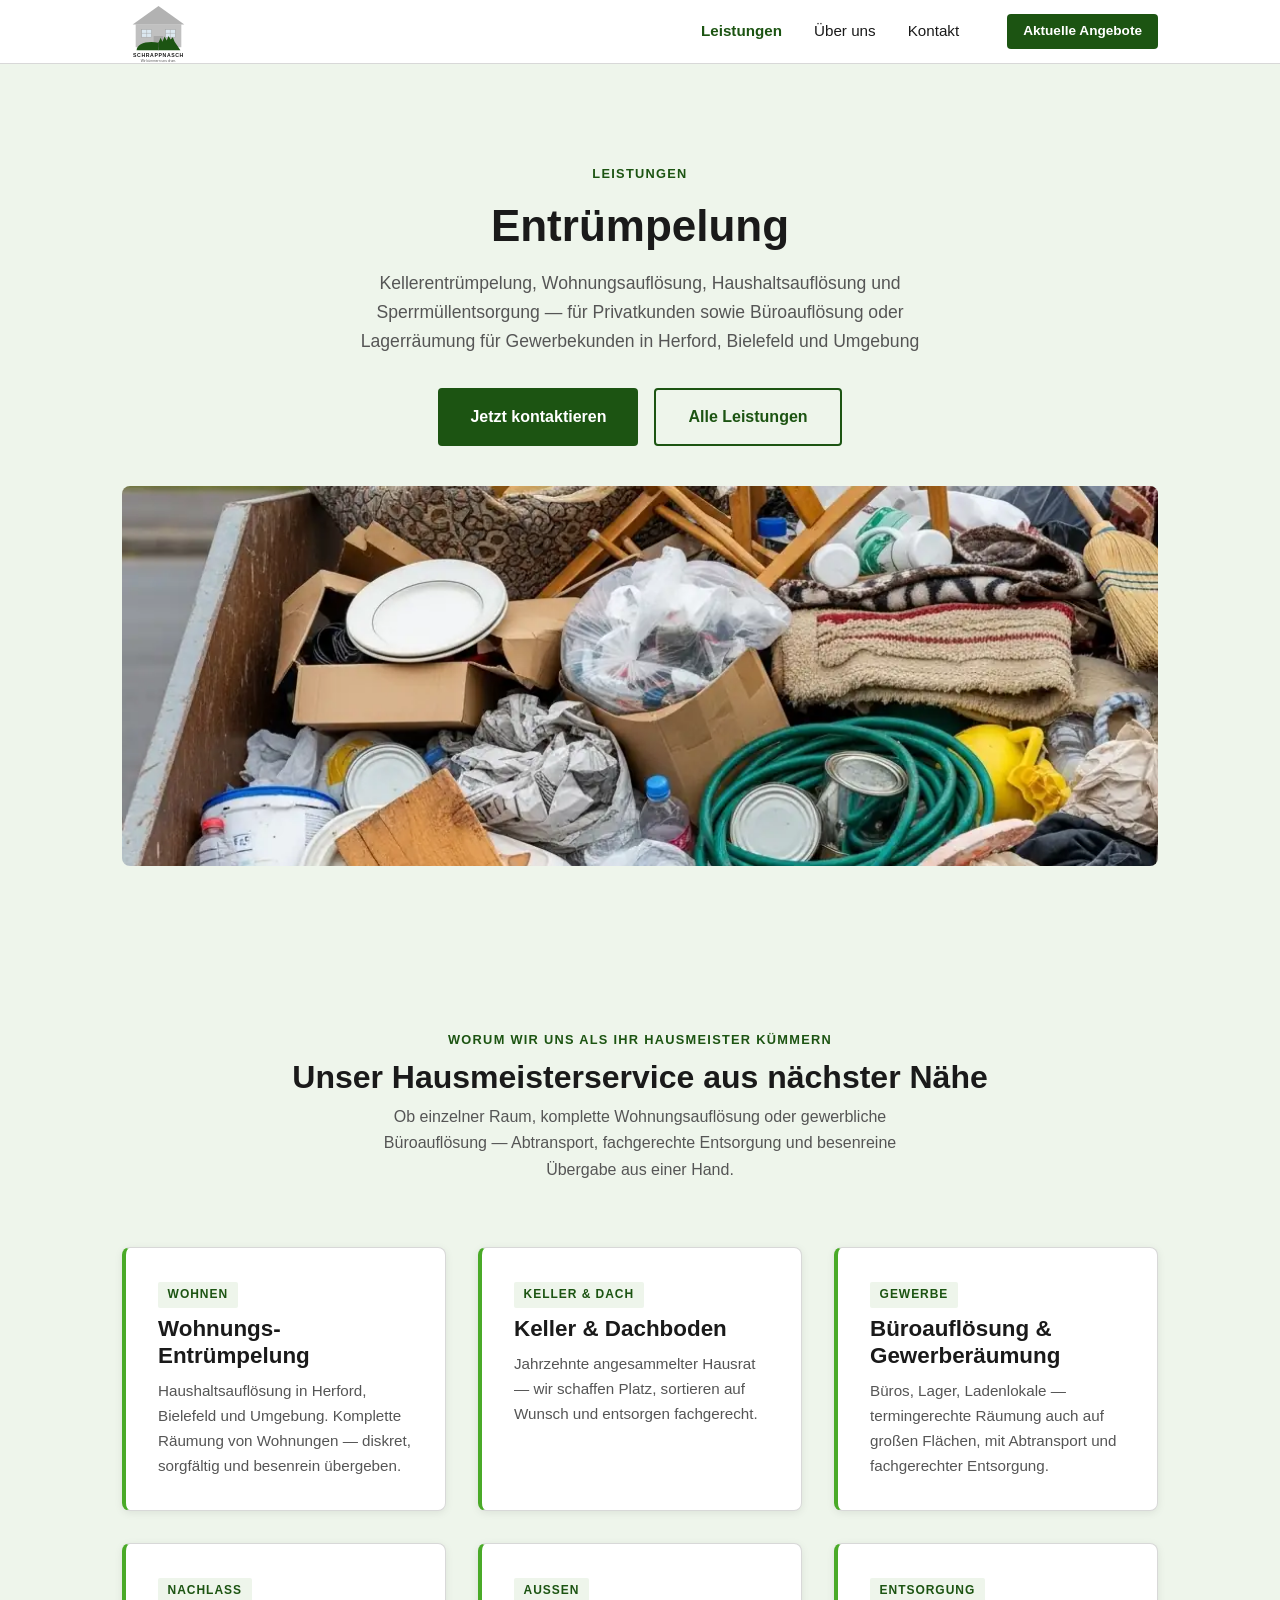
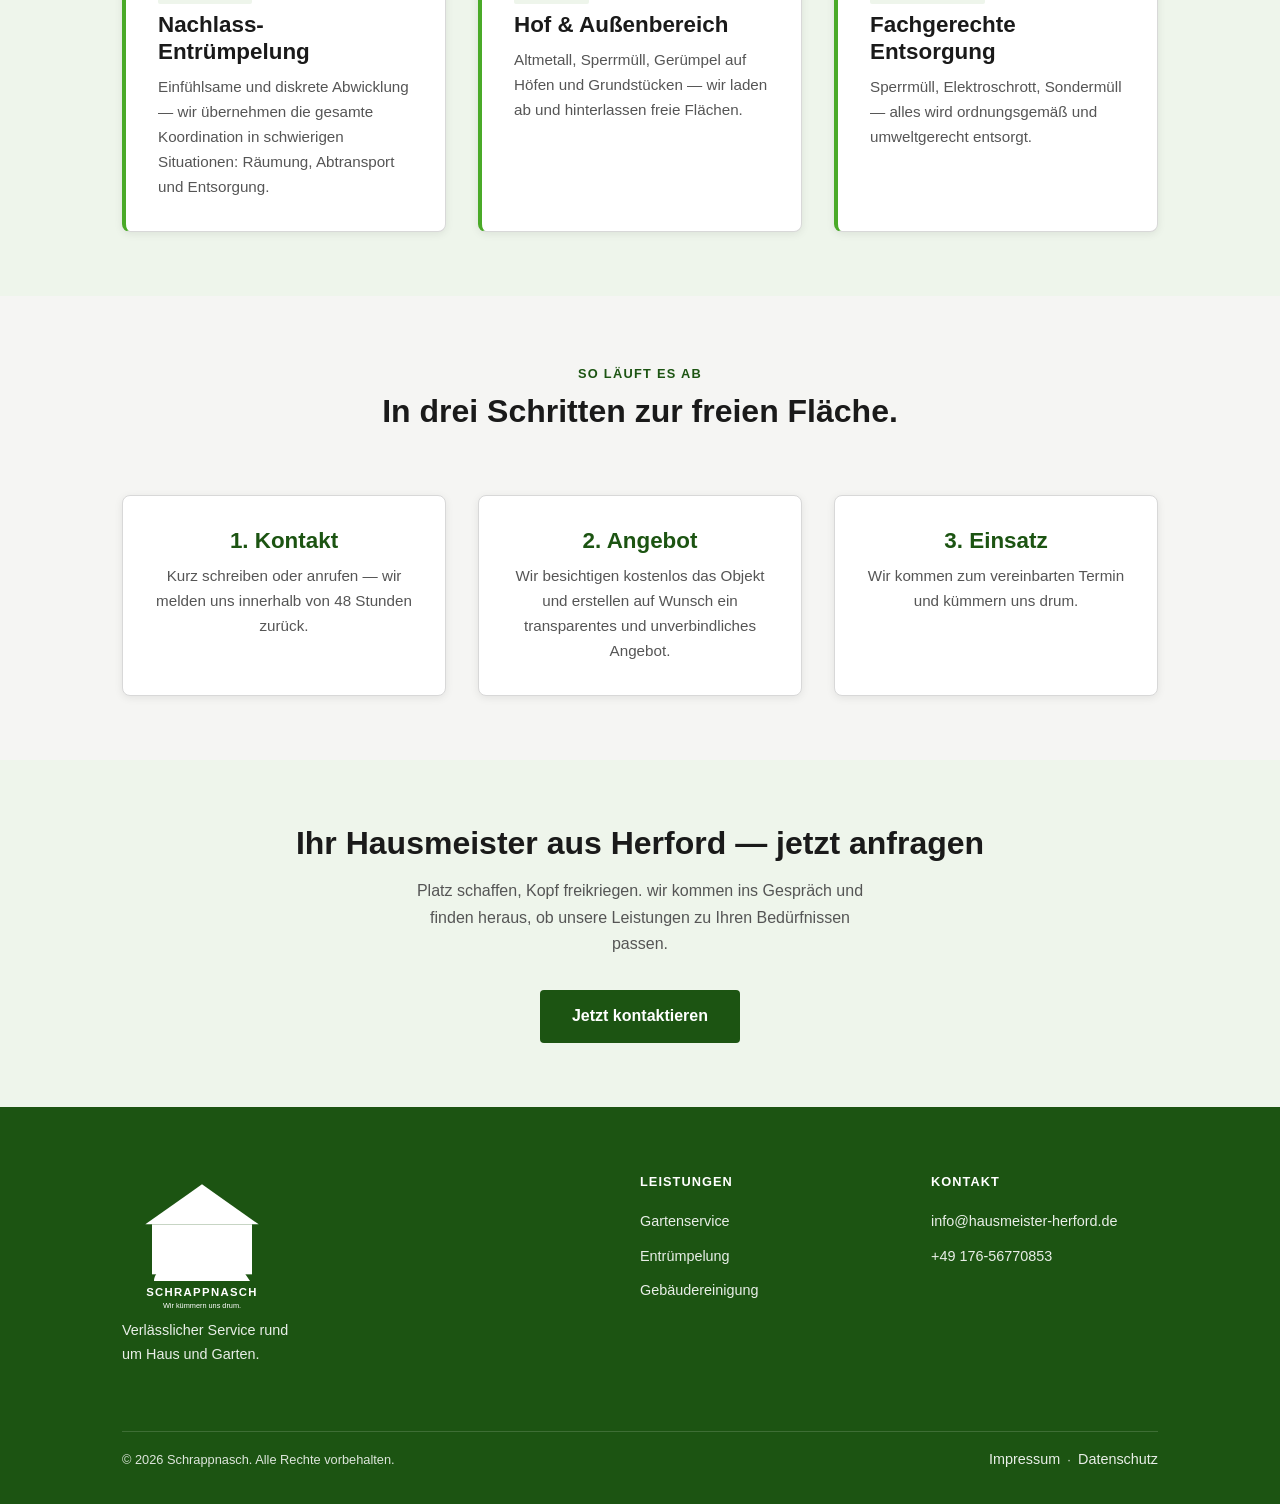
<file: entruempelung.html>
<!DOCTYPE html>
<html lang="de">
<head>
  <meta charset="UTF-8">
  <meta name="viewport" content="width=device-width, initial-scale=1.0">
  <meta name="description" content="Schrappnasch Entrümpelung – Keller, Dachboden, Wohnung oder Gewerbefläche. Schnell, sauber, zuverlässig.">
  <title>Entrümpelung – Schrappnasch</title>
  <link rel="stylesheet" href="style.css">
</head>

<body>

  <!-- NAVIGATION -->
  <nav class="nav">
    <div class="nav__inner">
      <a href="index.html">
        <img src="Resources/schrappnasch_logo_final.svg"
             alt="Schrappnasch – Wir kümmern uns drum."
             width="680" height="255"
             class="nav__logo">
      </a>
      <ul class="nav__links" id="navLinks">
        <li><a href="index.html#leistungen" class="nav__link nav__link--active">Leistungen</a></li>
        <li><a href="ueber-uns.html"        class="nav__link">Über uns</a></li>
        <li><a href="kontakt.html"          class="nav__link">Kontakt</a></li>
        <li class="nav__cta">
          <a href="angebote.html" class="btn btn--primary btn--sm">Aktuelle Angebote</a>
        </li>
      </ul>
      <button class="nav__toggle" id="navToggle"
              aria-label="Menü öffnen" aria-expanded="false">
        <span></span>
        <span></span>
        <span></span>
      </button>
    </div>
  </nav>

  <main>

    <!-- PAGE HERO -->
    <section class="hero">
      <div class="container">
        <span class="section-header__label">Leistungen</span>
        <h1 style="margin-top: 0.5rem;">Entrümpelung</h1>
        <p class="hero__subtitle">
          Kellerentrümpelung, Wohnungsauflösung, Haushaltsauflösung
          und Sperrmüllentsorgung — für Privatkunden sowie Büroauflösung oder 
          Lagerräumung für Gewerbekunden in Herford, Bielefeld und Umgebung
          
        </p>
        <div class="hero__actions">
          <a href="kontakt.html"          class="btn btn--primary btn--lg">Jetzt kontaktieren</a>
          <a href="index.html#leistungen" class="btn btn--outline btn--lg">Alle Leistungen</a>
        </div>
        <div class="img-hero" style="margin-top: 2.5rem; border-radius: 8px; overflow:hidden;">
          <img src="Resources/images/entsorgung_mulde.webp"
               alt="Entrümpelung – Sperrmüll in der Mulde"
               width="1024" height="1024"
               style="width:100%;height:100%;object-fit:cover;display:block;">
        </div>
      </div>
    </section>

    <!-- LEISTUNGSÜBERSICHT -->
    <section class="section section--alt">
      <div class="container">
        <div class="section-header">
          <span class="section-header__label">Worum wir uns als Ihr Hausmeister kümmern</span>
          <h2 class="section-header__title">Unser Hausmeisterservice aus nächster Nähe</h2>
          <p class="section-header__body">
            Ob einzelner Raum, komplette Wohnungsauflösung
            oder gewerbliche Büroauflösung — Abtransport,
            fachgerechte Entsorgung und besenreine Übergabe
            aus einer Hand.
          </p>
        </div>
        <div class="grid grid--3">

          <div class="card card--featured">
            <span class="card__tag">Wohnen</span>
            <h3 class="card__title">Wohnungs-Entrümpelung</h3>
            <p class="card__body">
              Haushaltsauflösung in Herford, Bielefeld und Umgebung.
              Komplette Räumung von Wohnungen — diskret, sorgfältig
              und besenrein übergeben.
            </p>
          </div>

          <div class="card card--featured">
            <span class="card__tag">Keller &amp; Dach</span>
            <h3 class="card__title">Keller &amp; Dachboden</h3>
            <p class="card__body">
              Jahrzehnte angesammelter Hausrat — wir schaffen Platz,
              sortieren auf Wunsch und entsorgen fachgerecht.
            </p>
          </div>

          <div class="card card--featured">
            <span class="card__tag">Gewerbe</span>
            <h3 class="card__title">Büroauflösung &amp; Gewerberäumung</h3>
            <p class="card__body">
              Büros, Lager, Ladenlokale — termingerechte Räumung
              auch auf großen Flächen, mit Abtransport
              und fachgerechter Entsorgung.
            </p>
          </div>

          <div class="card card--featured">
            <span class="card__tag">Nachlass</span>
            <h3 class="card__title">Nachlass-Entrümpelung</h3>
            <p class="card__body">
              Einfühlsame und diskrete Abwicklung — wir übernehmen
              die gesamte Koordination in schwierigen Situationen: 
              Räumung, Abtransport und Entsorgung.
            </p>
          </div>

          <div class="card card--featured">
            <span class="card__tag">Außen</span>
            <h3 class="card__title">Hof &amp; Außenbereich</h3>
            <p class="card__body">
              Altmetall, Sperrmüll, Gerümpel auf Höfen und Grundstücken —
              wir laden ab und hinterlassen freie Flächen.
            </p>
          </div>

          <div class="card card--featured">
            <span class="card__tag">Entsorgung</span>
            <h3 class="card__title">Fachgerechte Entsorgung</h3>
            <p class="card__body">
              Sperrmüll, Elektroschrott, Sondermüll — alles wird
              ordnungsgemäß und umweltgerecht entsorgt.
            </p>
          </div>

        </div>
      </div>
    </section>

    <!-- ABLAUF -->
    <section class="section">
      <div class="container">
        <div class="section-header">
          <span class="section-header__label">So läuft es ab</span>
          <h2 class="section-header__title">In drei Schritten zur freien Fläche.</h2>
        </div>
        <div class="grid grid--3">
          <div class="card text-center">
            <h3 class="card__title" style="color: var(--green-dark);">1. Kontakt</h3>
            <p class="card__body">
              Kurz schreiben oder anrufen — wir melden uns
              innerhalb von 48 Stunden zurück.
            </p>
          </div>
          <div class="card text-center">
            <h3 class="card__title" style="color: var(--green-dark);">2. Angebot</h3>
            <p class="card__body">
              Wir besichtigen kostenlos das Objekt und erstellen auf Wunsch 
              ein transparentes und unverbindliches Angebot.
            </p>
          </div>
          <div class="card text-center">
            <h3 class="card__title" style="color: var(--green-dark);">3. Einsatz</h3>
            <p class="card__body">
              Wir kommen zum vereinbarten Termin und kümmern uns drum.
            </p>
          </div>
        </div>
      </div>
    </section>

    <!-- CTA -->
    <section class="section section--alt">
      <div class="container text-center">
        <h2 style="margin-bottom: 1rem;">Ihr Hausmeister aus Herford — jetzt anfragen</h2>
        <p style="max-width: 460px; margin: 0 auto 2rem; color: var(--text-secondary);">
          Platz schaffen, Kopf freikriegen. wir kommen ins Gespräch und finden heraus,
           ob unsere Leistungen zu Ihren Bedürfnissen passen.
        </p>
        <a href="kontakt.html" class="btn btn--primary btn--lg">Jetzt kontaktieren</a>
      </div>
    </section>

  </main>

  <!-- FOOTER -->
  <footer class="footer">
    <div class="container">
      <div class="footer__inner">

        <div class="footer__brand">
          <img src="Resources/schrappnasch_logo_final.svg"
               alt="Schrappnasch"
               width="680" height="255"
               class="footer__logo">
          <p>Verlässlicher Service rund<br>um Haus und Garten.</p>
        </div>

        <div>
          <p class="footer__heading">Leistungen</p>
          <ul class="footer__links">
            <li><a href="gartenservice.html"     class="footer__link">Gartenservice</a></li>
            <li><a href="entruempelung.html"     class="footer__link">Entrümpelung</a></li>
            <li><a href="gebaeudereinigung.html" class="footer__link">Gebäudereinigung</a></li>
          </ul>
        </div>

        <div>
          <p class="footer__heading">Kontakt</p>
          <ul class="footer__links">
            <li><a href="mailto:info@hausmeister-herford.de" class="footer__link">info@hausmeister-herford.de</a></li>
            <li><a href="tel:+4917656770853"                  class="footer__link">+49 176-56770853</a></li>
          </ul>
        </div>

      </div>
      <div class="footer__bottom">
        <span>&copy; 2026 Schrappnasch. Alle Rechte vorbehalten.</span>
        <span>
          <a href="impressum.html"    class="footer__link">Impressum</a>
          &nbsp;·&nbsp;
          <a href="datenschutz.html" class="footer__link">Datenschutz</a>
        </span>
      </div>
    </div>
  </footer>

  <!-- Mobile Nav Toggle -->
  <script>
    (function () {
      var toggle = document.getElementById('navToggle');
      var links  = document.getElementById('navLinks');

      toggle.addEventListener('click', function () {
        var open = links.classList.toggle('is-open');
        toggle.setAttribute('aria-expanded', open ? 'true' : 'false');
      });

      links.querySelectorAll('.nav__link').forEach(function (link) {
        link.addEventListener('click', function () {
          links.classList.remove('is-open');
          toggle.setAttribute('aria-expanded', 'false');
        });
      });
    }());
  </script>

  <!-- Cloudflare Web Analytics -->
  <script defer src='https://static.cloudflareinsights.com/beacon.min.js' data-cf-beacon='{"token": "2b2020b8afcb4c09b1f2dd87deec139b"}'></script>
  <!-- End Cloudflare Web Analytics -->

</body>
</html>
</file>
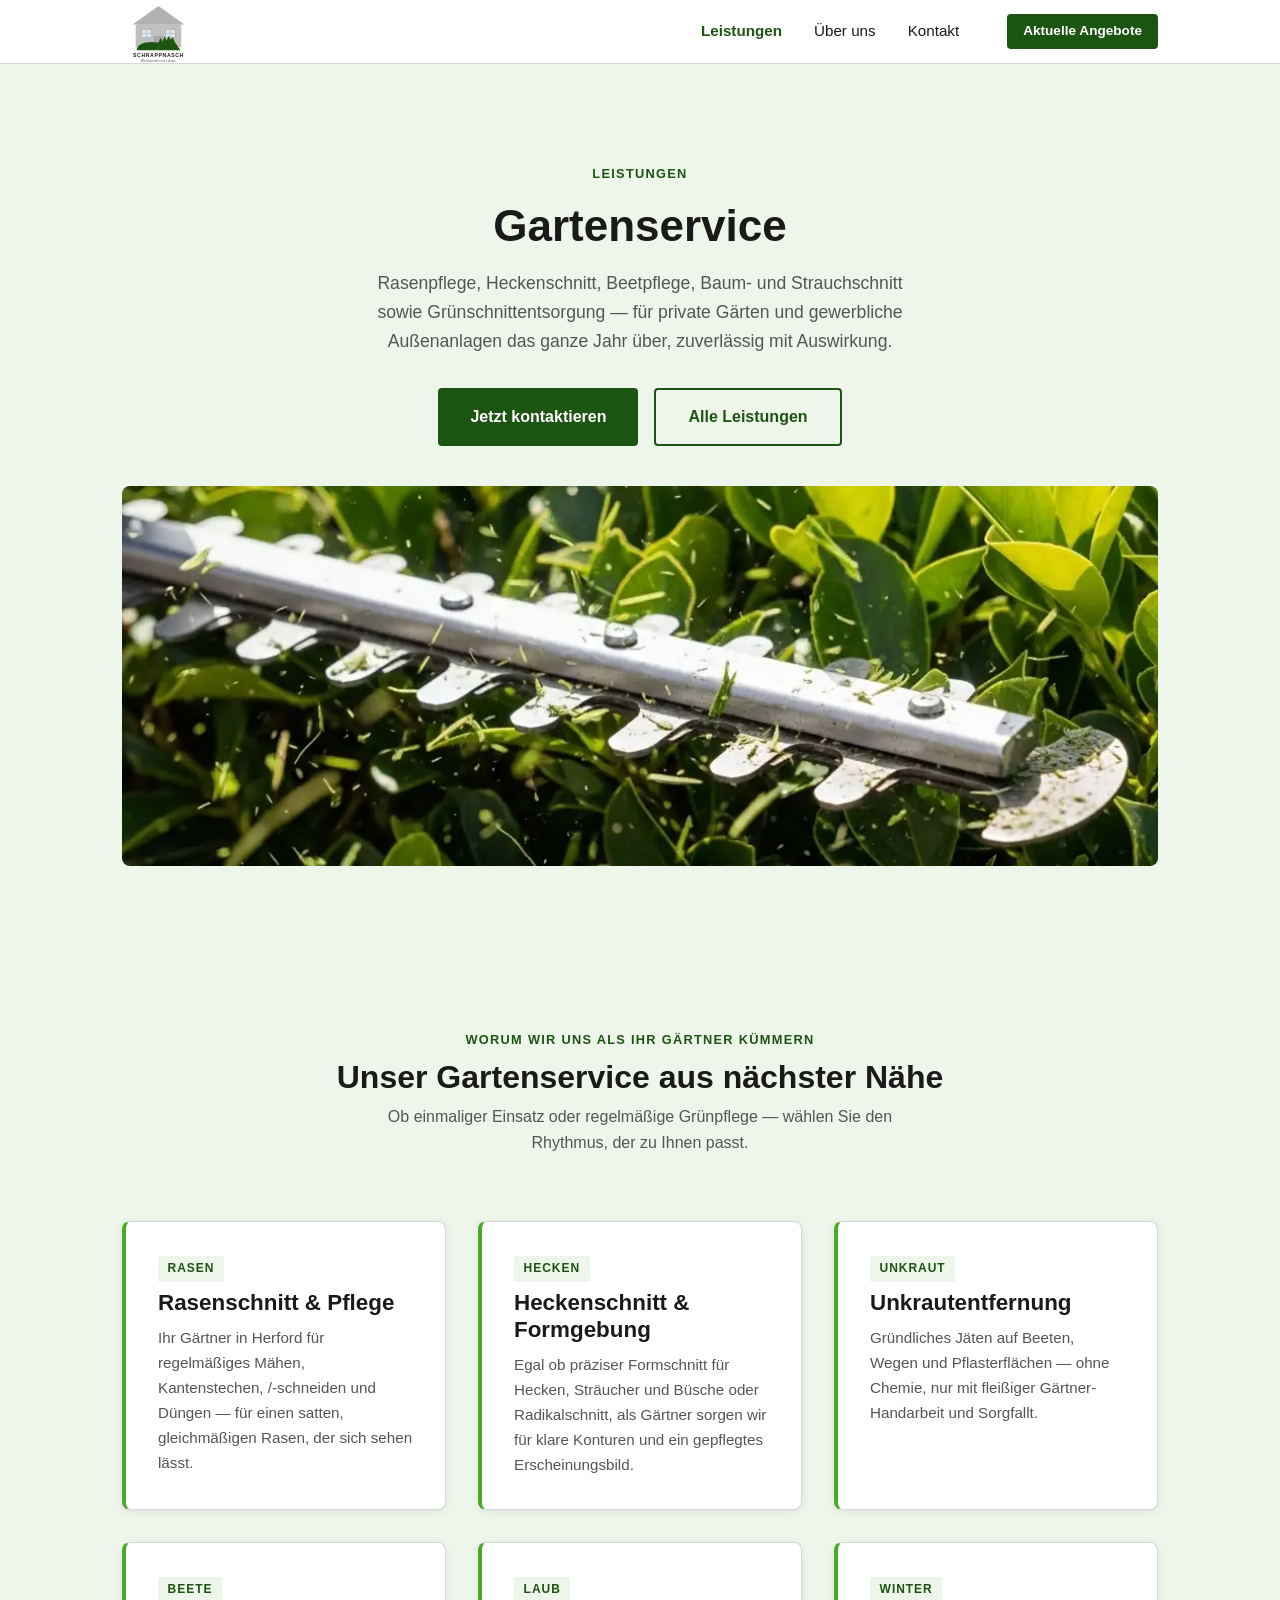
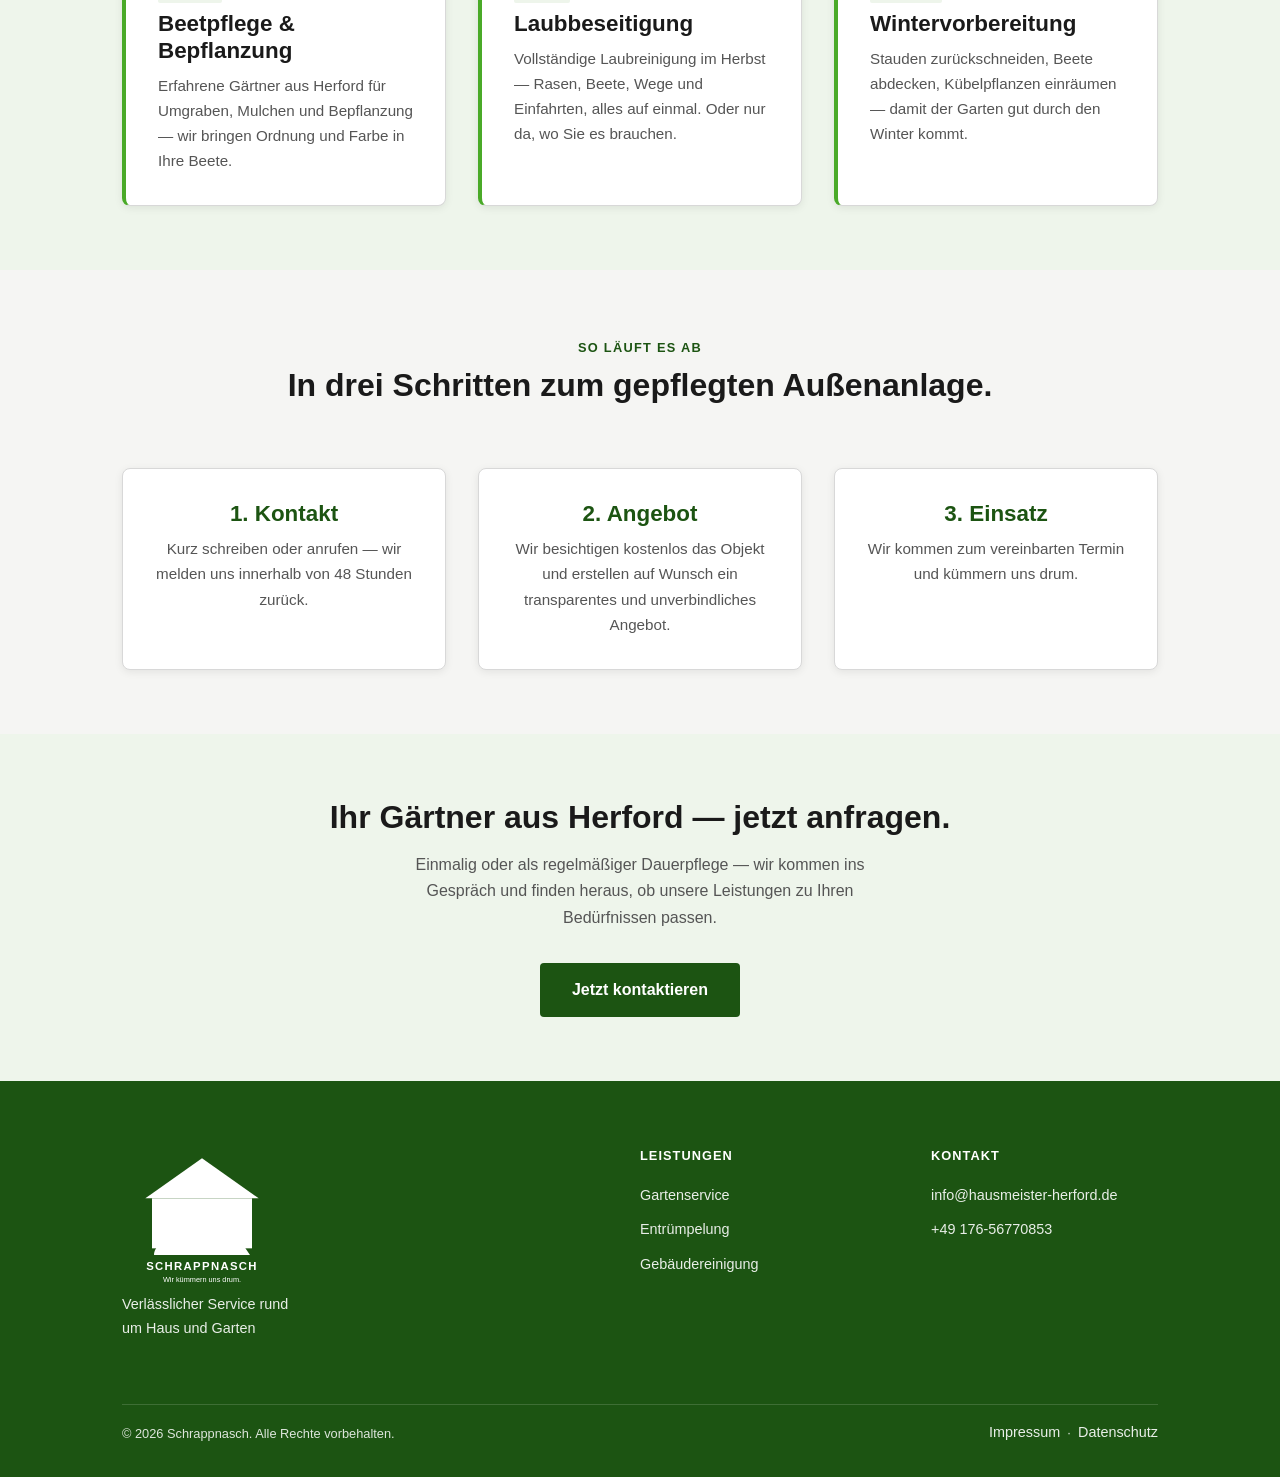
<file: gartenservice.html>
<!DOCTYPE html>
<html lang="de">
<head>
  <meta charset="UTF-8">
  <meta name="viewport" content="width=device-width, initial-scale=1.0">
  <meta name="description" content="Schrappnasch Gartenservice – Rasenschnitt, Heckenpflege, Unkrautentfernung und mehr. Wir kümmern uns drum.">
  <title>Gartenservice – Schrappnasch</title>
  <link rel="stylesheet" href="style.css">
</head>

<body>

  <!-- NAVIGATION -->
  <nav class="nav">
    <div class="nav__inner">
      <a href="index.html">
        <img src="Resources/schrappnasch_logo_final.svg"
             alt="Schrappnasch – Wir kümmern uns drum."
             width="680" height="255"
             class="nav__logo">
      </a>
      <ul class="nav__links" id="navLinks">
        <li><a href="index.html#leistungen" class="nav__link nav__link--active">Leistungen</a></li>
        <li><a href="ueber-uns.html"        class="nav__link">Über uns</a></li>
        <li><a href="kontakt.html"          class="nav__link">Kontakt</a></li>
        <li class="nav__cta">
          <a href="angebote.html" class="btn btn--primary btn--sm">Aktuelle Angebote</a>
        </li>
      </ul>
      <button class="nav__toggle" id="navToggle"
              aria-label="Menü öffnen" aria-expanded="false">
        <span></span>
        <span></span>
        <span></span>
      </button>
    </div>
  </nav>

  <main>

    <!-- PAGE HERO -->
    <section class="hero">
      <div class="container">
        <span class="section-header__label">Leistungen</span>
        <h1 style="margin-top: 0.5rem;">Gartenservice</h1>
        <p class="hero__subtitle">
          Rasenpflege, Heckenschnitt, Beetpflege, Baum- und Strauchschnitt
          sowie Grünschnittentsorgung — für private Gärten und gewerbliche
          Außenanlagen das ganze Jahr über, zuverlässig mit Auswirkung.
        </p>
        <div class="hero__actions">
          <a href="kontakt.html" class="btn btn--primary btn--lg">Jetzt kontaktieren</a>
          <a href="index.html#leistungen" class="btn btn--outline btn--lg">Alle Leistungen</a>
        </div>
        <div class="img-hero" style="margin-top: 2.5rem; border-radius: 8px; overflow:hidden;">
          <img src="Resources/images/heckenschere_nahaufnahme.webp"
               alt="Heckenschnitt – Schrappnasch Gartenservice"
               width="1024" height="1024"
               style="width:100%;height:100%;object-fit:cover;display:block;">
        </div>
      </div>
    </section>

    <!-- LEISTUNGSÜBERSICHT -->
    <section class="section section--alt">
      <div class="container">
        <div class="section-header">
          <span class="section-header__label">Worum wir uns als Ihr Gärtner kümmern</span>
          <h2 class="section-header__title">Unser Gartenservice aus nächster Nähe</h2>
          <p class="section-header__body">
            Ob einmaliger Einsatz oder regelmäßige Grünpflege —
            wählen Sie den Rhythmus, der zu Ihnen passt.
          </p>
        </div>
        <div class="grid grid--3">
          <div class="card card--featured">
            <span class="card__tag">Rasen</span>
            <h3 class="card__title">Rasenschnitt &amp; Pflege</h3>
            <p class="card__body">
              Ihr Gärtner in Herford für regelmäßiges Mähen, Kantenstechen, /-schneiden und Düngen —
              für einen satten, gleichmäßigen Rasen, der sich sehen lässt.
            </p>
          </div>

          <div class="card card--featured">
            <span class="card__tag">Hecken</span>
            <h3 class="card__title">Heckenschnitt &amp; Formgebung</h3>
            <p class="card__body">
              Egal ob präziser Formschnitt für Hecken, Sträucher und Büsche 
              oder Radikalschnitt, als Gärtner sorgen wir für klare Konturen und 
              ein gepflegtes Erscheinungsbild.
            </p>
          </div>

          <div class="card card--featured">
            <span class="card__tag">Unkraut</span>
            <h3 class="card__title">Unkrautentfernung</h3>
            <p class="card__body">
              Gründliches Jäten auf Beeten, Wegen und Pflasterflächen —
              ohne Chemie, nur mit fleißiger Gärtner-Handarbeit und Sorgfallt.
            </p>
          </div>

          <div class="card card--featured">
            <span class="card__tag">Beete</span>
            <h3 class="card__title">Beetpflege &amp; Bepflanzung</h3>
            <p class="card__body">
              Erfahrene Gärtner aus Herford für Umgraben, Mulchen und Bepflanzung
              — wir bringen Ordnung und Farbe in Ihre Beete.
            </p>
          </div>

          <div class="card card--featured">
            <span class="card__tag">Laub</span>
            <h3 class="card__title">Laubbeseitigung</h3>
            <p class="card__body">
              Vollständige Laubreinigung im Herbst — Rasen, Beete,
              Wege und Einfahrten, alles auf einmal. Oder nur da, 
              wo Sie es brauchen.
            </p>
          </div>

          <div class="card card--featured">
            <span class="card__tag">Winter</span>
            <h3 class="card__title">Wintervorbereitung</h3>
            <p class="card__body">
              Stauden zurückschneiden, Beete abdecken, Kübelpflanzen einräumen —
              damit der Garten gut durch den Winter kommt.
            </p>
          </div>

        </div>
      </div>
    </section>

    <!-- ABLAUF -->
    <section class="section">
      <div class="container">
        <div class="section-header">
          <span class="section-header__label">So läuft es ab</span>
          <h2 class="section-header__title">In drei Schritten zum gepflegten Außenanlage.</h2>
        </div>
        <div class="grid grid--3">
          <div class="card text-center">
            <h3 class="card__title" style="color: var(--green-dark);">1. Kontakt</h3>
            <p class="card__body">
              Kurz schreiben oder anrufen — wir melden uns
              innerhalb von 48 Stunden zurück.
            </p>
          </div>
          <div class="card text-center">
            <h3 class="card__title" style="color: var(--green-dark);">2. Angebot</h3>
            <p class="card__body">
              Wir besichtigen kostenlos das Objekt und erstellen auf Wunsch 
              ein transparentes und unverbindliches Angebot.
            </p>
          </div>
          <div class="card text-center">
            <h3 class="card__title" style="color: var(--green-dark);">3. Einsatz</h3>
            <p class="card__body">
              Wir kommen zum vereinbarten Termin und kümmern uns drum.
            </p>
          </div>
        </div>
      </div>
    </section>

    <!-- CTA -->
    <section class="section section--alt">
      <div class="container text-center">
        <h2 style="margin-bottom: 1rem;">Ihr Gärtner aus Herford — jetzt anfragen.</h2>
        <p style="max-width: 460px; margin: 0 auto 2rem; color: var(--text-secondary);">
          Einmalig oder als regelmäßiger Dauerpflege — wir kommen ins Gespräch und finden heraus,
          ob unsere Leistungen zu Ihren Bedürfnissen passen. 
        </p>
        <a href="kontakt.html" class="btn btn--primary btn--lg">Jetzt kontaktieren</a>
      </div>
    </section>

  </main>

  <!-- FOOTER -->
  <footer class="footer">
    <div class="container">
      <div class="footer__inner">

        <div class="footer__brand">
          <img src="Resources/schrappnasch_logo_final.svg"
               alt="Schrappnasch"
               width="680" height="255"
               class="footer__logo">
          <p>Verlässlicher Service rund<br>um Haus und Garten</p>
        </div>

        <div>
          <p class="footer__heading">Leistungen</p>
          <ul class="footer__links">
            <li><a href="gartenservice.html"     class="footer__link">Gartenservice</a></li>
            <li><a href="entruempelung.html"     class="footer__link">Entrümpelung</a></li>
            <li><a href="gebaeudereinigung.html" class="footer__link">Gebäudereinigung</a></li>
          </ul>
        </div>

        <div>
          <p class="footer__heading">Kontakt</p>
          <ul class="footer__links">
            <li><a href="mailto:info@hausmeister-herford.de" class="footer__link">info@hausmeister-herford.de</a></li>
            <li><a href="tel:+4917656770853"                  class="footer__link">+49 176-56770853</a></li>
          </ul>
        </div>

      </div>
      <div class="footer__bottom">
        <span>&copy; 2026 Schrappnasch. Alle Rechte vorbehalten.</span>
        <span>
          <a href="impressum.html"    class="footer__link">Impressum</a>
          &nbsp;·&nbsp;
          <a href="datenschutz.html" class="footer__link">Datenschutz</a>
        </span>
      </div>
    </div>
  </footer>

  <!-- Mobile Nav Toggle -->
  <script>
    (function () {
      var toggle = document.getElementById('navToggle');
      var links  = document.getElementById('navLinks');

      toggle.addEventListener('click', function () {
        var open = links.classList.toggle('is-open');
        toggle.setAttribute('aria-expanded', open ? 'true' : 'false');
      });

      links.querySelectorAll('.nav__link').forEach(function (link) {
        link.addEventListener('click', function () {
          links.classList.remove('is-open');
          toggle.setAttribute('aria-expanded', 'false');
        });
      });
    }());
  </script>

  <!-- Cloudflare Web Analytics -->
  <script defer src='https://static.cloudflareinsights.com/beacon.min.js' data-cf-beacon='{"token": "2b2020b8afcb4c09b1f2dd87deec139b"}'></script>
  <!-- End Cloudflare Web Analytics -->

</body>
</html>
</file>
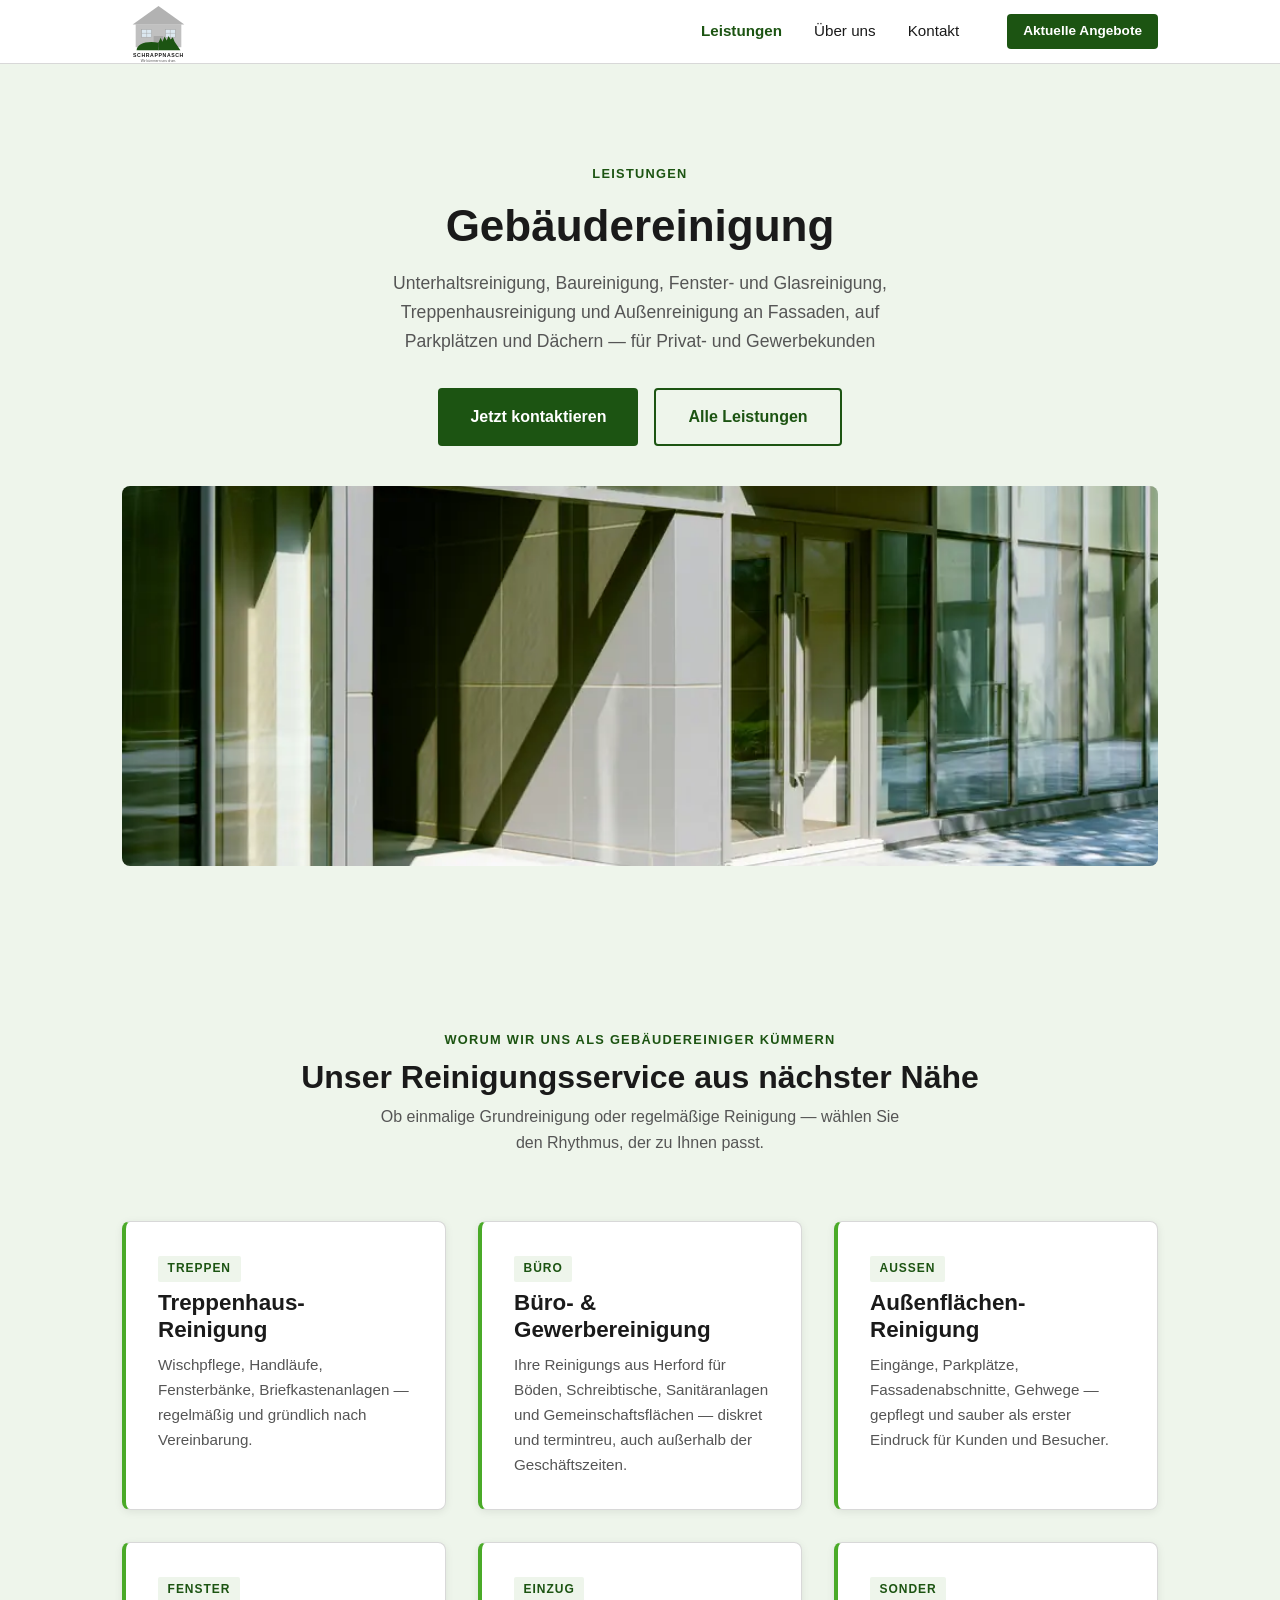
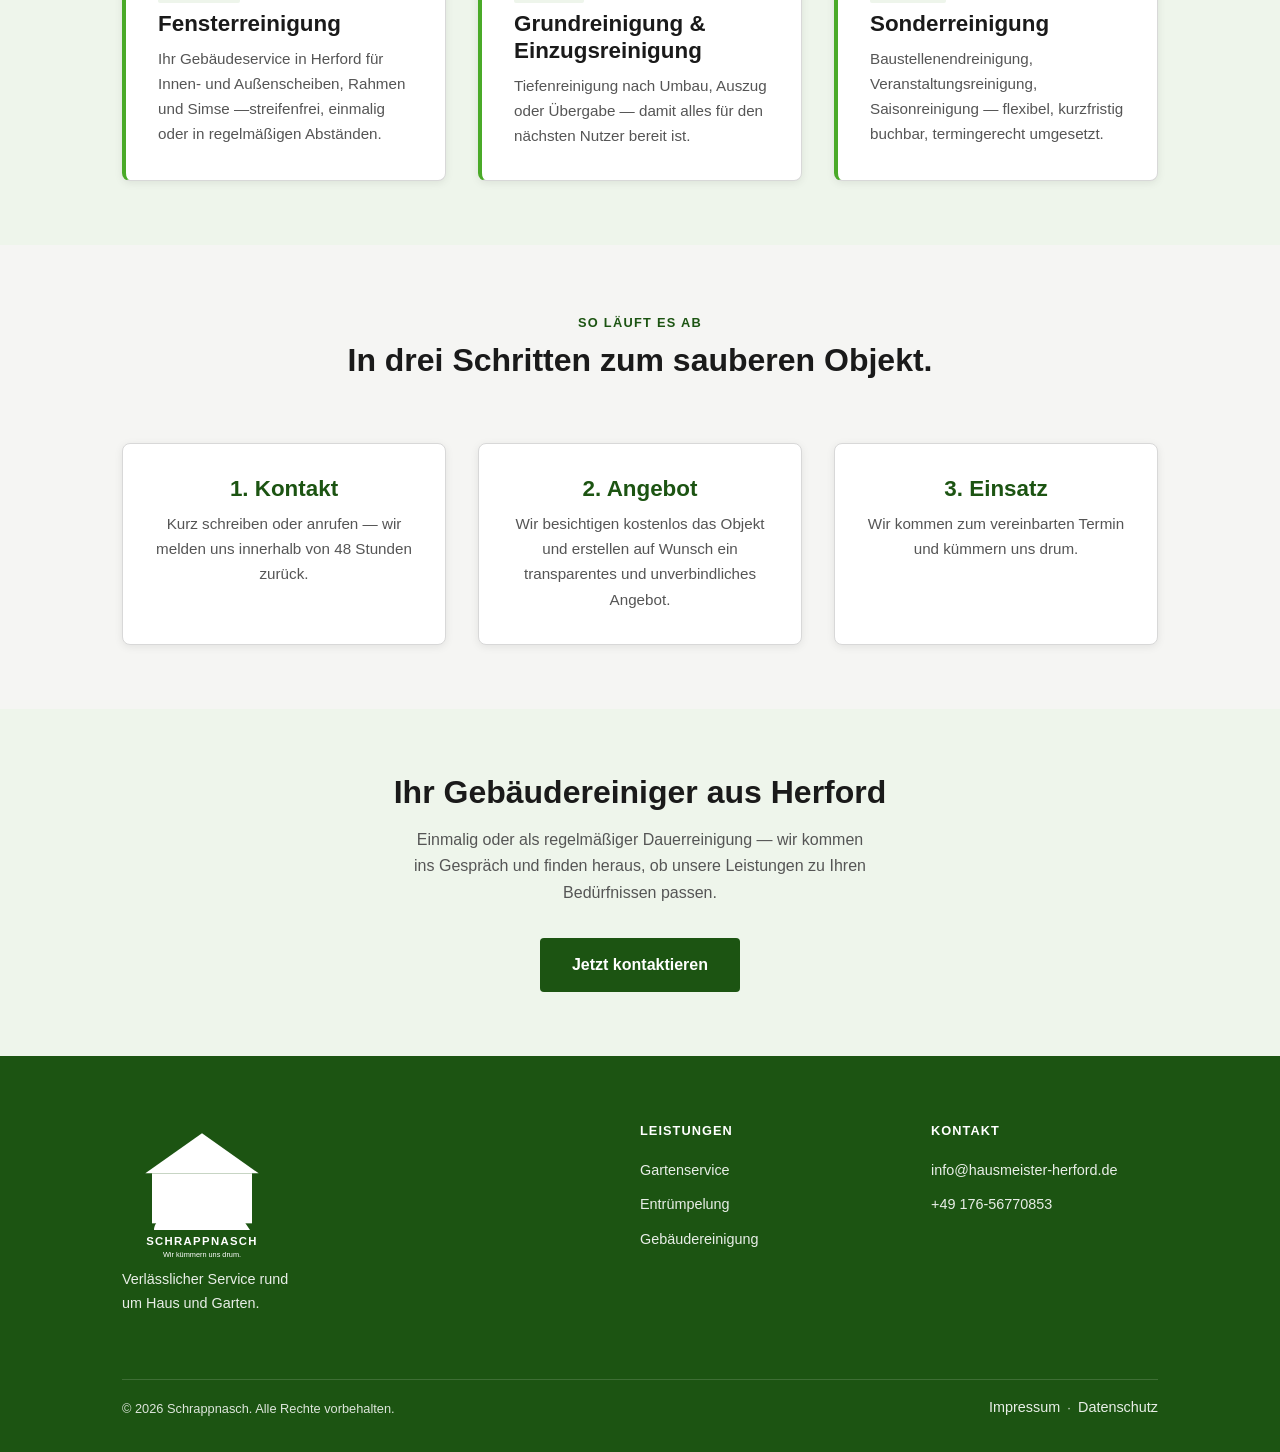
<file: gebaeudereinigung.html>
<!DOCTYPE html>
<html lang="de">
<head>
  <meta charset="UTF-8">
  <meta name="viewport" content="width=device-width, initial-scale=1.0">
  <meta name="description" content="Schrappnasch Gebäudereinigung – Treppenhäuser, Büros, Außenflächen. Sauber, regelmäßig, zuverlässig.">
  <title>Gebäudereinigung – Schrappnasch</title>
  <link rel="stylesheet" href="style.css">
</head>

<body>

  <!-- NAVIGATION -->
  <nav class="nav">
    <div class="nav__inner">
      <a href="index.html">
        <img src="Resources/schrappnasch_logo_final.svg"
             alt="Schrappnasch – Wir kümmern uns drum."
             width="680" height="255"
             class="nav__logo">
      </a>
      <ul class="nav__links" id="navLinks">
        <li><a href="index.html#leistungen" class="nav__link nav__link--active">Leistungen</a></li>
        <li><a href="ueber-uns.html"        class="nav__link">Über uns</a></li>
        <li><a href="kontakt.html"          class="nav__link">Kontakt</a></li>
        <li class="nav__cta">
          <a href="angebote.html" class="btn btn--primary btn--sm">Aktuelle Angebote</a>
        </li>
      </ul>
      <button class="nav__toggle" id="navToggle"
              aria-label="Menü öffnen" aria-expanded="false">
        <span></span>
        <span></span>
        <span></span>
      </button>
    </div>
  </nav>

  <main>

    <!-- PAGE HERO -->
    <section class="hero">
      <div class="container">
        <span class="section-header__label">Leistungen</span>
        <h1 style="margin-top: 0.5rem;">Gebäudereinigung</h1>
        <p class="hero__subtitle">
          Unterhaltsreinigung, Baureinigung, Fenster- und Glasreinigung,
          Treppenhausreinigung und Außenreinigung an Fassaden, auf Parkplätzen 
          und Dächern — für Privat- und Gewerbekunden
        </p>
        <div class="hero__actions">
          <a href="kontakt.html"          class="btn btn--primary btn--lg">Jetzt kontaktieren</a>
          <a href="index.html#leistungen" class="btn btn--outline btn--lg">Alle Leistungen</a>
        </div>
        <div class="img-hero" style="margin-top: 2.5rem; border-radius: 8px; overflow:hidden;">
          <img src="Resources/images/gebaeude-viel-glas.webp"
               alt="Gebäude von außen, viele Fenster"
               width="933" height="1400"
               style="width:100%;height:100%;object-fit:cover;display:block;">
        </div>
      </div>
    </section>

    <!-- LEISTUNGSÜBERSICHT -->
    <section class="section section--alt">
      <div class="container">
        <div class="section-header">
          <span class="section-header__label">Worum wir uns als Gebäudereiniger kümmern</span>
          <h2 class="section-header__title">Unser Reinigungsservice aus nächster Nähe</h2>
          <p class="section-header__body">
            Ob einmalige Grundreinigung oder regelmäßige Reinigung —
            wählen Sie den Rhythmus, der zu Ihnen passt.
          </p>
        </div>
        <div class="grid grid--3">

          <div class="card card--featured">
            <span class="card__tag">Treppen</span>
            <h3 class="card__title">Treppenhaus-Reinigung</h3>
            <p class="card__body">
              Wischpflege, Handläufe, Fensterbänke, Briefkastenanlagen —
              regelmäßig und gründlich nach Vereinbarung.
            </p>
          </div>

          <div class="card card--featured">
            <span class="card__tag">Büro</span>
            <h3 class="card__title">Büro- &amp; Gewerbereinigung</h3>
            <p class="card__body">
              Ihre Reinigungs aus Herford für Böden, Schreibtische, Sanitäranlagen und 
              Gemeinschaftsflächen — diskret und termintreu, auch außerhalb der Geschäftszeiten.
            </p>
          </div>

          <div class="card card--featured">
            <span class="card__tag">Außen</span>
            <h3 class="card__title">Außenflächen-Reinigung</h3>
            <p class="card__body">
              Eingänge, Parkplätze, Fassadenabschnitte, Gehwege —
              gepflegt und sauber als erster Eindruck
              für Kunden und Besucher.
            </p>
          </div>

          <div class="card card--featured">
            <span class="card__tag">Fenster</span>
            <h3 class="card__title">Fensterreinigung</h3>
            <p class="card__body">
              Ihr Gebäudeservice in Herford für Innen- und Außenscheiben, 
              Rahmen und Simse —streifenfrei, einmalig oder in regelmäßigen Abständen.
            </p>
          </div>

          <div class="card card--featured">
            <span class="card__tag">Einzug</span>
            <h3 class="card__title">Grundreinigung &amp; Einzugsreinigung</h3>
            <p class="card__body">
              Tiefenreinigung nach Umbau, Auszug oder Übergabe —
              damit alles für den nächsten Nutzer bereit ist.
            </p>
          </div>

          <div class="card card--featured">
            <span class="card__tag">Sonder</span>
            <h3 class="card__title">Sonderreinigung</h3>
            <p class="card__body">
              Baustellenendreinigung, Veranstaltungsreinigung,
              Saisonreinigung — flexibel, kurzfristig buchbar,
              termingerecht umgesetzt.
            </p>
          </div>

        </div>
      </div>
    </section>

    <!-- ABLAUF -->
    <section class="section">
      <div class="container">
        <div class="section-header">
          <span class="section-header__label">So läuft es ab</span>
          <h2 class="section-header__title">In drei Schritten zum sauberen Objekt.</h2>
        </div>
        <div class="grid grid--3">
          <div class="card text-center">
            <h3 class="card__title" style="color: var(--green-dark);">1. Kontakt</h3>
            <p class="card__body">
              Kurz schreiben oder anrufen — wir melden uns
              innerhalb von 48 Stunden zurück.
            </p>
          </div>
          <div class="card text-center">
            <h3 class="card__title" style="color: var(--green-dark);">2. Angebot</h3>
            <p class="card__body">
              Wir besichtigen kostenlos das Objekt und erstellen auf Wunsch 
              ein transparentes und unverbindliches Angebot.
            </p>
          </div>
          <div class="card text-center">
            <h3 class="card__title" style="color: var(--green-dark);">3. Einsatz</h3>
            <p class="card__body">
              Wir kommen zum vereinbarten Termin und kümmern uns drum.
            </p>
          </div>
        </div>
      </div>
    </section>

    <!-- CTA -->
    <section class="section section--alt">
      <div class="container text-center">
        <h2 style="margin-bottom: 1rem;">Ihr Gebäudereiniger aus Herford</h2>
        <p style="max-width: 460px; margin: 0 auto 2rem; color: var(--text-secondary);">
          Einmalig oder als regelmäßiger Dauerreinigung — wir kommen ins Gespräch und finden heraus,
          ob unsere Leistungen zu Ihren Bedürfnissen passen. 
        </p>
        <a href="kontakt.html" class="btn btn--primary btn--lg">Jetzt kontaktieren</a>
      </div>
    </section>

  </main>

  <!-- FOOTER -->
  <footer class="footer">
    <div class="container">
      <div class="footer__inner">

        <div class="footer__brand">
          <img src="Resources/schrappnasch_logo_final.svg"
               alt="Schrappnasch"
               width="680" height="255"
               class="footer__logo">
          <p>Verlässlicher Service rund<br> um Haus und Garten.</p>
        </div>

        <div>
          <p class="footer__heading">Leistungen</p>
          <ul class="footer__links">
            <li><a href="gartenservice.html"     class="footer__link">Gartenservice</a></li>
            <li><a href="entruempelung.html"     class="footer__link">Entrümpelung</a></li>
            <li><a href="gebaeudereinigung.html" class="footer__link">Gebäudereinigung</a></li>
          </ul>
        </div>

        <div>
          <p class="footer__heading">Kontakt</p>
          <ul class="footer__links">
            <li><a href="mailto:info@hausmeister-herford.de" class="footer__link">info@hausmeister-herford.de</a></li>
            <li><a href="tel:+4917656770853"                  class="footer__link">+49 176-56770853</a></li>
          </ul>
        </div>

      </div>
      <div class="footer__bottom">
        <span>&copy; 2026 Schrappnasch. Alle Rechte vorbehalten.</span>
        <span>
          <a href="impressum.html"    class="footer__link">Impressum</a>
          &nbsp;·&nbsp;
          <a href="datenschutz.html" class="footer__link">Datenschutz</a>
        </span>
      </div>
    </div>
  </footer>

  <!-- Mobile Nav Toggle -->
  <script>
    (function () {
      var toggle = document.getElementById('navToggle');
      var links  = document.getElementById('navLinks');

      toggle.addEventListener('click', function () {
        var open = links.classList.toggle('is-open');
        toggle.setAttribute('aria-expanded', open ? 'true' : 'false');
      });

      links.querySelectorAll('.nav__link').forEach(function (link) {
        link.addEventListener('click', function () {
          links.classList.remove('is-open');
          toggle.setAttribute('aria-expanded', 'false');
        });
      });
    }());
  </script>

  <!-- Cloudflare Web Analytics -->
  <script defer src='https://static.cloudflareinsights.com/beacon.min.js' data-cf-beacon='{"token": "2b2020b8afcb4c09b1f2dd87deec139b"}'></script>
  <!-- End Cloudflare Web Analytics -->

</body>
</html>
</file>
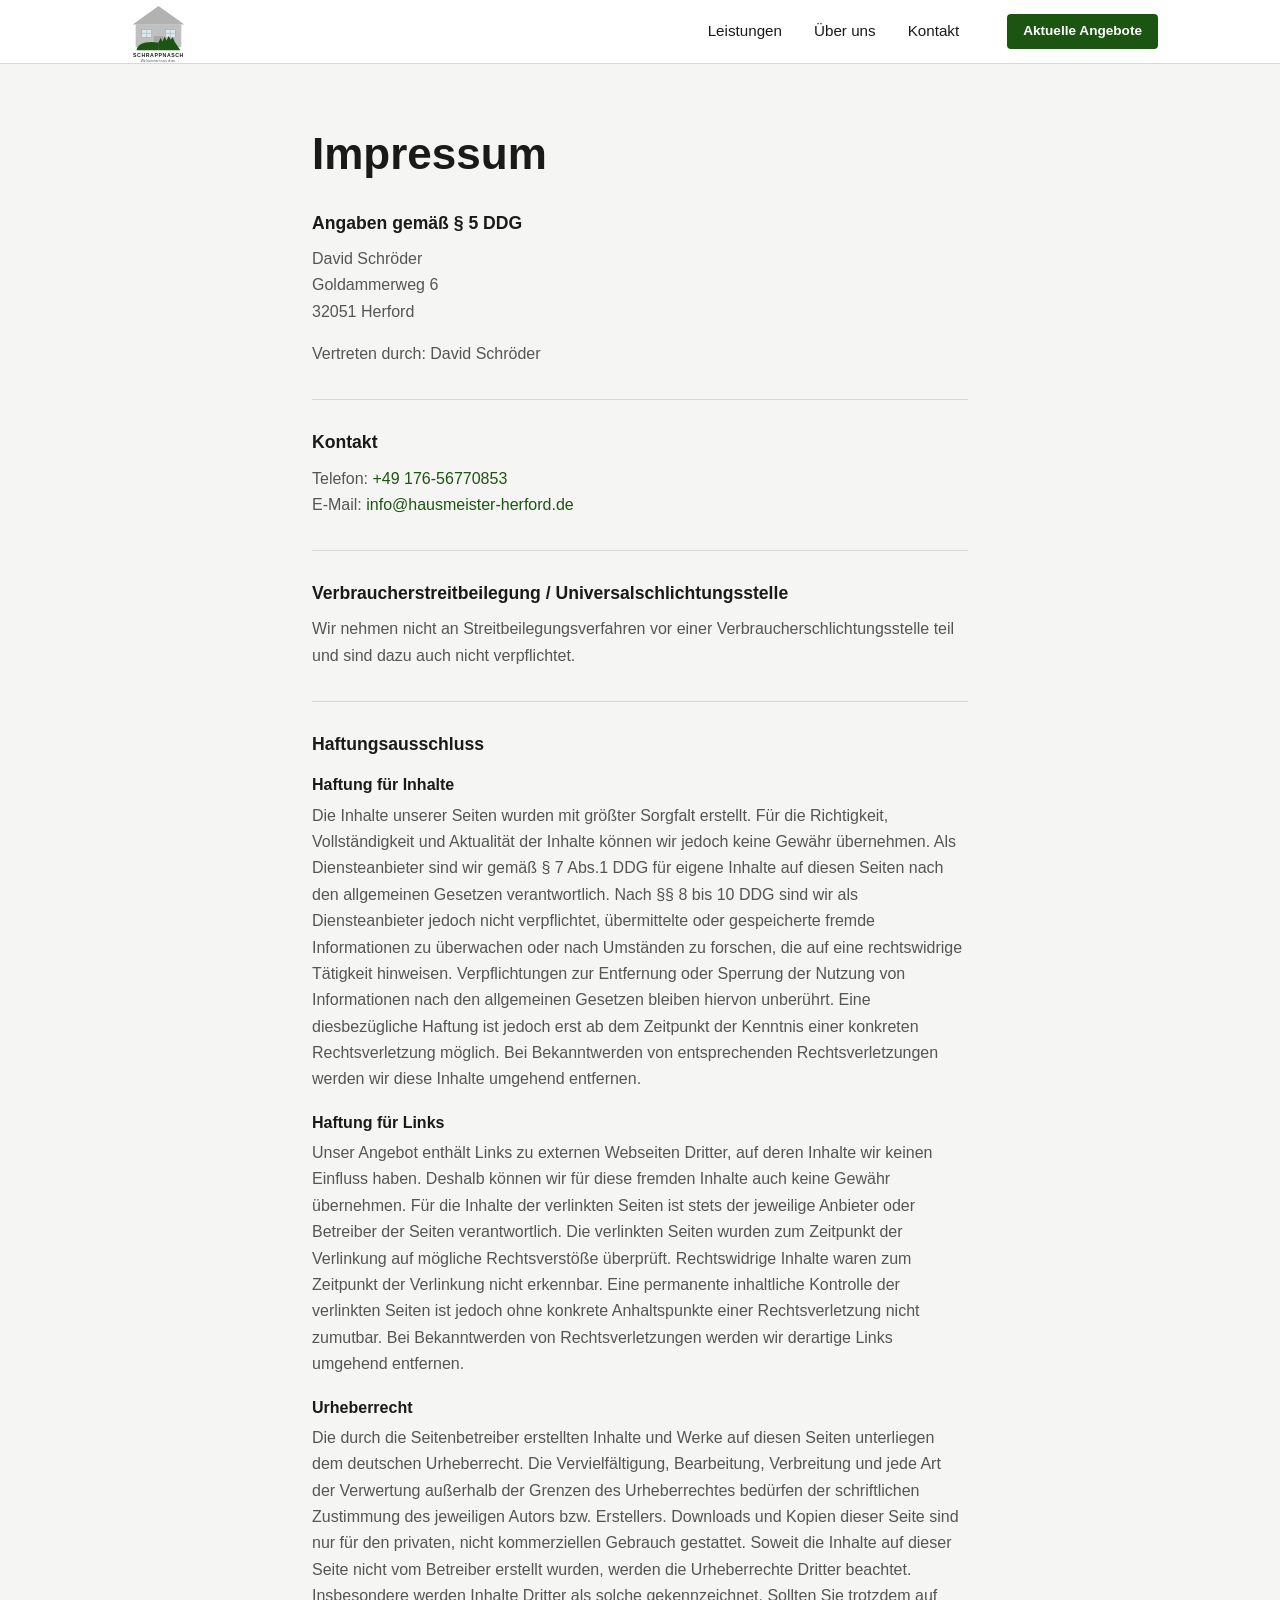
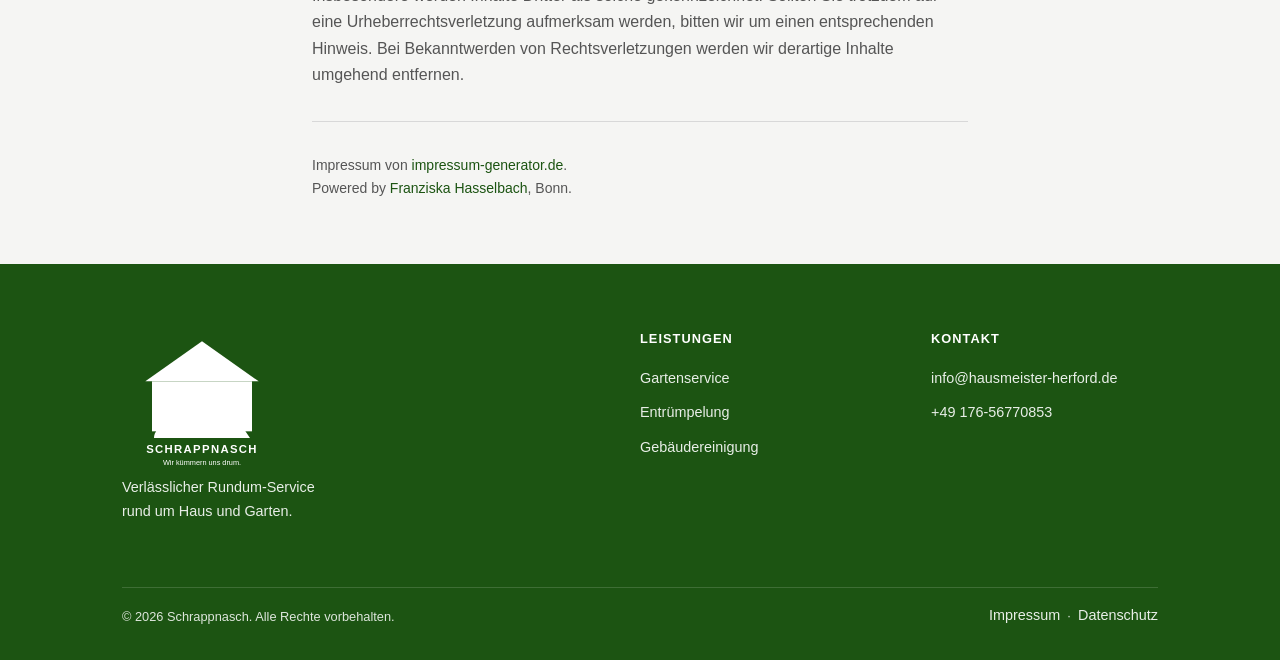
<file: impressum.html>
<!DOCTYPE html>
<html lang="de">
<head>
  <meta charset="UTF-8">
  <meta name="viewport" content="width=device-width, initial-scale=1.0">
  <meta name="description" content="Impressum – Schrappnasch Dienstleister">
  <meta name="robots" content="noindex">
  <title>Impressum – Schrappnasch</title>
  <link rel="stylesheet" href="style.css">
</head>
 
<body>
  <!-- NAVIGATION -->
  <nav class="nav">
    <div class="nav__inner">
      <a href="index.html">
        <img src="Resources/schrappnasch_logo_final.svg"
             alt="Schrappnasch – Wir kümmern uns drum."
             width="680" height="255"
             class="nav__logo">
      </a>
      <ul class="nav__links" id="navLinks">
        <li><a href="index.html#leistungen" class="nav__link">Leistungen</a></li>
        <li><a href="ueber-uns.html"        class="nav__link">Über uns</a></li>
        <li><a href="kontakt.html"          class="nav__link">Kontakt</a></li>
        <li class="nav__cta">
          <a href="angebote.html" class="btn btn--primary btn--sm">Aktuelle Angebote</a>
        </li>
      </ul>
      <button class="nav__toggle" id="navToggle"
              aria-label="Menü öffnen" aria-expanded="false">
        <span></span>
        <span></span>
        <span></span>
      </button>
    </div>
  </nav>

  <main>

    <section class="section">
      <div class="container" style="max-width: 720px;">

        <h1 style="margin-bottom: 2rem;">Impressum</h1>

        <h2 style="font-size: 1.1rem; margin-bottom: 0.75rem;">Angaben gemäß § 5 DDG</h2>
        <p>
          David Schröder<br>
          Goldammerweg 6<br>
          32051 Herford
        </p>
        <p>Vertreten durch: David Schröder</p>

        <hr class="divider">

        <h2 style="font-size: 1.1rem; margin-bottom: 0.75rem;">Kontakt</h2>
        <p>
          Telefon: <a href="tel:+4917656770853" style="color: var(--green-dark);">+49 176-56770853</a><br>
          E-Mail: <a href="mailto:info@hausmeister-herford.de" style="color: var(--green-dark);">info@hausmeister-herford.de</a>
        </p>

        <hr class="divider">

        <h2 style="font-size: 1.1rem; margin-bottom: 0.75rem;">Verbraucherstreitbeilegung / Universalschlichtungsstelle</h2>
        <p>
          Wir nehmen nicht an Streitbeilegungsverfahren vor einer Verbraucherschlichtungsstelle teil und sind dazu auch nicht verpflichtet.
        </p>

        <hr class="divider">

        <h2 style="font-size: 1.1rem; margin-bottom: 0.75rem;">Haftungsausschluss</h2>

        <h3 style="font-size: 1rem; margin-bottom: 0.5rem; margin-top: 1.25rem;">Haftung für Inhalte</h3>
        <p>
          Die Inhalte unserer Seiten wurden mit größter Sorgfalt erstellt. Für die Richtigkeit, Vollständigkeit und Aktualität der Inhalte können wir jedoch keine Gewähr übernehmen. Als Diensteanbieter sind wir gemäß § 7 Abs.1 DDG für eigene Inhalte auf diesen Seiten nach den allgemeinen Gesetzen verantwortlich. Nach §§ 8 bis 10 DDG sind wir als Diensteanbieter jedoch nicht verpflichtet, übermittelte oder gespeicherte fremde Informationen zu überwachen oder nach Umständen zu forschen, die auf eine rechtswidrige Tätigkeit hinweisen. Verpflichtungen zur Entfernung oder Sperrung der Nutzung von Informationen nach den allgemeinen Gesetzen bleiben hiervon unberührt. Eine diesbezügliche Haftung ist jedoch erst ab dem Zeitpunkt der Kenntnis einer konkreten Rechtsverletzung möglich. Bei Bekanntwerden von entsprechenden Rechtsverletzungen werden wir diese Inhalte umgehend entfernen.
        </p>

        <h3 style="font-size: 1rem; margin-bottom: 0.5rem; margin-top: 1.25rem;">Haftung für Links</h3>
        <p>
          Unser Angebot enthält Links zu externen Webseiten Dritter, auf deren Inhalte wir keinen Einfluss haben. Deshalb können wir für diese fremden Inhalte auch keine Gewähr übernehmen. Für die Inhalte der verlinkten Seiten ist stets der jeweilige Anbieter oder Betreiber der Seiten verantwortlich. Die verlinkten Seiten wurden zum Zeitpunkt der Verlinkung auf mögliche Rechtsverstöße überprüft. Rechtswidrige Inhalte waren zum Zeitpunkt der Verlinkung nicht erkennbar. Eine permanente inhaltliche Kontrolle der verlinkten Seiten ist jedoch ohne konkrete Anhaltspunkte einer Rechtsverletzung nicht zumutbar. Bei Bekanntwerden von Rechtsverletzungen werden wir derartige Links umgehend entfernen.
        </p>

        <h3 style="font-size: 1rem; margin-bottom: 0.5rem; margin-top: 1.25rem;">Urheberrecht</h3>
        <p>
          Die durch die Seitenbetreiber erstellten Inhalte und Werke auf diesen Seiten unterliegen dem deutschen Urheberrecht. Die Vervielfältigung, Bearbeitung, Verbreitung und jede Art der Verwertung außerhalb der Grenzen des Urheberrechtes bedürfen der schriftlichen Zustimmung des jeweiligen Autors bzw. Erstellers. Downloads und Kopien dieser Seite sind nur für den privaten, nicht kommerziellen Gebrauch gestattet. Soweit die Inhalte auf dieser Seite nicht vom Betreiber erstellt wurden, werden die Urheberrechte Dritter beachtet. Insbesondere werden Inhalte Dritter als solche gekennzeichnet. Sollten Sie trotzdem auf eine Urheberrechtsverletzung aufmerksam werden, bitten wir um einen entsprechenden Hinweis. Bei Bekanntwerden von Rechtsverletzungen werden wir derartige Inhalte umgehend entfernen.
        </p>

        <hr class="divider">

        <p class="text-muted text-small">
          Impressum von <a href="https://impressum-generator.de/" style="color: var(--green-dark);">impressum-generator.de</a>.<br>
          Powered by <a href="https://www.kanzlei-hasselbach.de/" style="color: var(--green-dark);">Franziska Hasselbach</a>, Bonn.
        </p>

      </div>
    </section>

  </main>

  <!-- FOOTER -->
  <footer class="footer">
    <div class="container">
      <div class="footer__inner">

        <div class="footer__brand">
          <img src="Resources/schrappnasch_logo_final.svg"
               alt="Schrappnasch"
               width="680" height="255"
               class="footer__logo">
          <p>Verlässlicher Rundum-Service<br>rund um Haus und Garten.</p>
        </div>

        <div>
          <p class="footer__heading">Leistungen</p>
          <ul class="footer__links">
            <li><a href="gartenservice.html"     class="footer__link">Gartenservice</a></li>
            <li><a href="entruempelung.html"     class="footer__link">Entrümpelung</a></li>
            <li><a href="gebaeudereinigung.html" class="footer__link">Gebäudereinigung</a></li>
          </ul>
        </div>

        <div>
          <p class="footer__heading">Kontakt</p>
          <ul class="footer__links">
            <li><a href="mailto:info@hausmeister-herford.de" class="footer__link">info@hausmeister-herford.de</a></li>
            <li><a href="tel:+4917656770853"                  class="footer__link">+49 176-56770853</a></li>
          </ul>
        </div>

      </div>
      <div class="footer__bottom">
        <span>&copy; 2026 Schrappnasch. Alle Rechte vorbehalten.</span>
        <span>
          <a href="impressum.html"    class="footer__link">Impressum</a>
          &nbsp;·&nbsp;
          <a href="datenschutz.html" class="footer__link">Datenschutz</a>
        </span>
      </div>
    </div>
  </footer>

  <!-- Mobile Nav Toggle -->
  <script>
    (function () {
      var toggle = document.getElementById('navToggle');
      var links  = document.getElementById('navLinks');

      toggle.addEventListener('click', function () {
        var open = links.classList.toggle('is-open');
        toggle.setAttribute('aria-expanded', open ? 'true' : 'false');
      });

      links.querySelectorAll('.nav__link').forEach(function (link) {
        link.addEventListener('click', function () {
          links.classList.remove('is-open');
          toggle.setAttribute('aria-expanded', 'false');
        });
      });
    }());
  </script>

  <!-- Cloudflare Web Analytics -->
  <script defer src='https://static.cloudflareinsights.com/beacon.min.js' data-cf-beacon='{"token": "2b2020b8afcb4c09b1f2dd87deec139b"}'></script>
  <!-- End Cloudflare Web Analytics -->

</body>
</html>
</file>
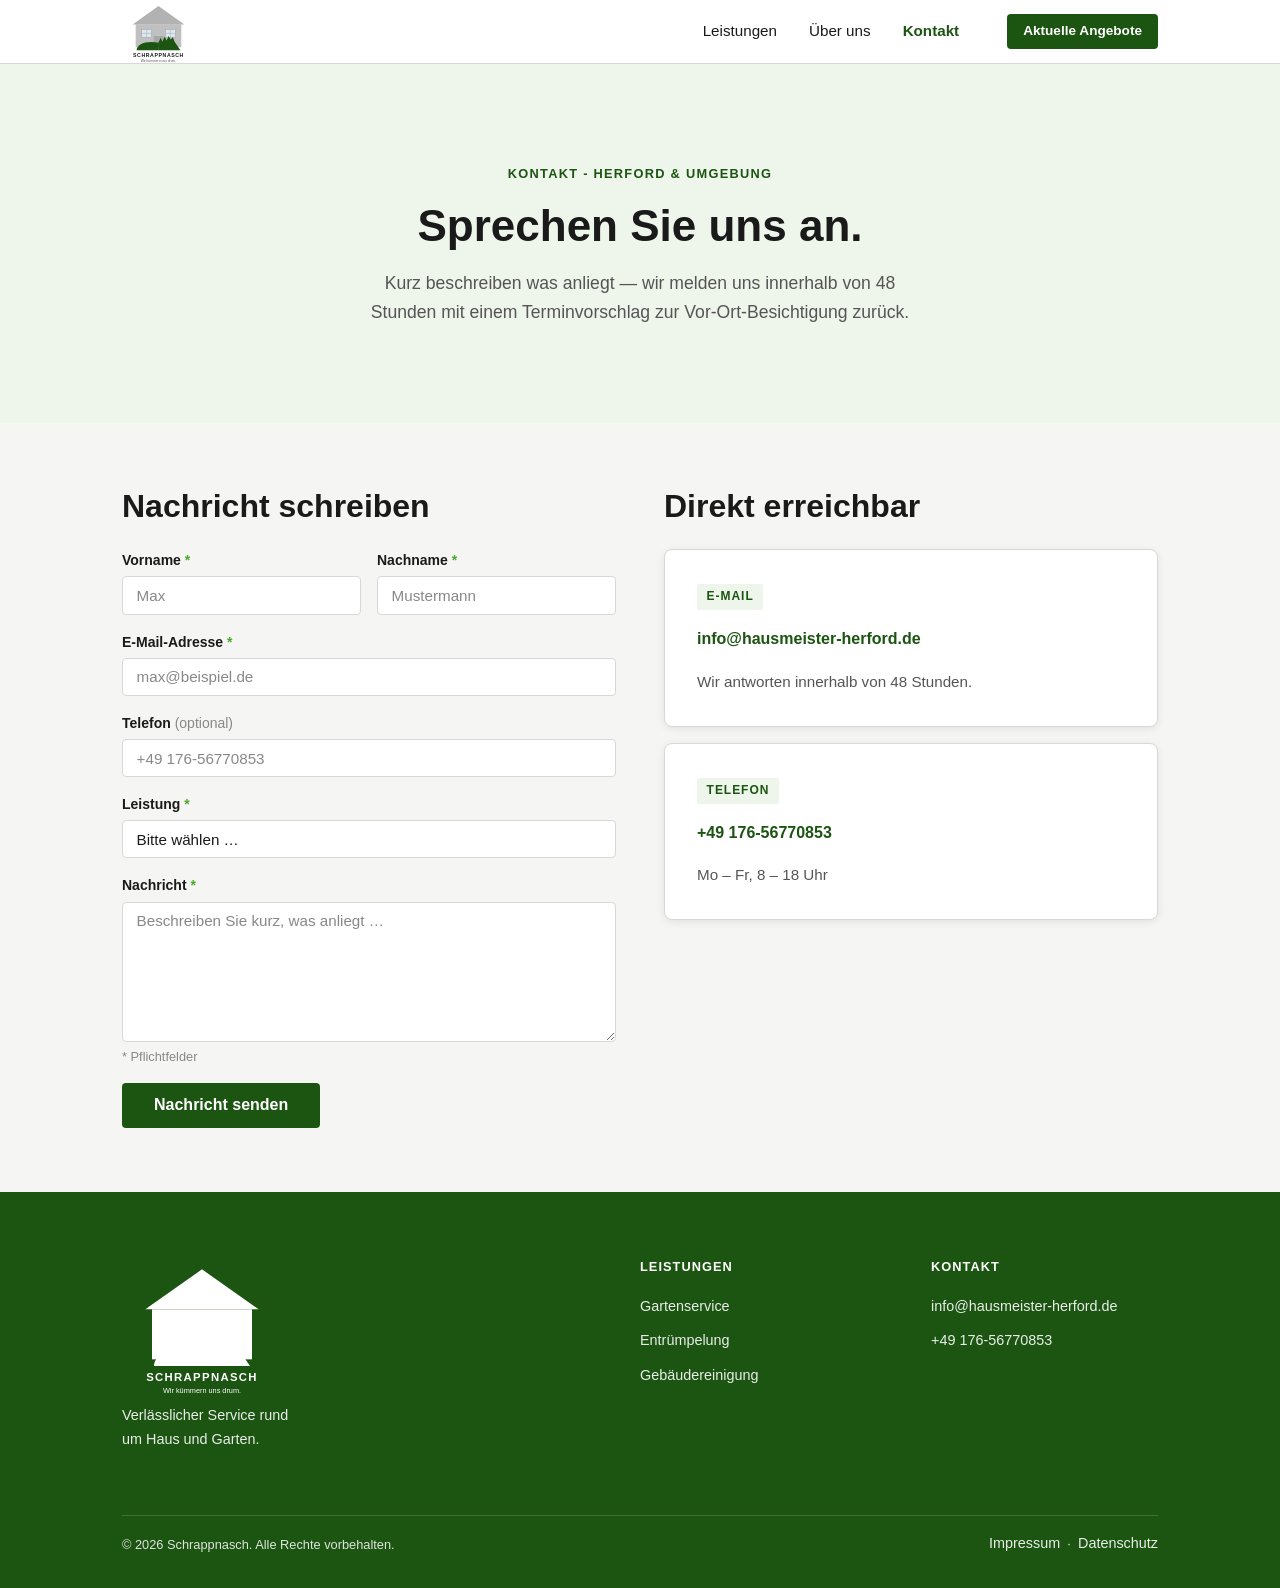
<file: kontakt.html>
<!DOCTYPE html>
<html lang="de">
<head>
  <meta charset="UTF-8">
  <meta name="viewport" content="width=device-width, initial-scale=1.0">
  <meta name="description" content="Schrappnasch Dienstleister kontaktieren — Hausmeisterservice, Gartenservice und Gebäudereinigung in Herford und Umgebung. Wir melden uns innerhalb von 48 Stunden zurück.">
  <title>Kontakt – Schrappnasch Hausmeisterservice Herford</title>
  <link rel="stylesheet" href="style.css">
</head>

<body>

  <!-- NAVIGATION -->
  <nav class="nav">
    <div class="nav__inner">
      <a href="index.html">
        <img src="Resources/schrappnasch_logo_final.svg"
             alt="Schrappnasch – Wir kümmern uns drum."
             width="680" height="255"
             class="nav__logo">
      </a>
      <ul class="nav__links" id="navLinks">
        <li><a href="index.html#leistungen" class="nav__link">Leistungen</a></li>
        <li><a href="ueber-uns.html"        class="nav__link">Über uns</a></li>
        <li><a href="kontakt.html"          class="nav__link nav__link--active">Kontakt</a></li>
        <li class="nav__cta">
          <a href="angebote.html" class="btn btn--primary btn--sm">Aktuelle Angebote</a>
        </li>
      </ul>
      <button class="nav__toggle" id="navToggle"
              aria-label="Menü öffnen" aria-expanded="false">
        <span></span>
        <span></span>
        <span></span>
      </button>
    </div>
  </nav>

  <main>

    <!-- PAGE HEADER -->
    <section class="hero">
      <div class="container">
        <span class="section-header__label">Kontakt - Herford & Umgebung</span>
        <h1 style="margin-top: 0.5rem;">Sprechen Sie uns an.</h1>
        <p class="hero__subtitle">
          Kurz beschreiben was anliegt — wir melden uns
          innerhalb von 48 Stunden mit einem Terminvorschlag
          zur Vor-Ort-Besichtigung zurück.
        </p>
      </div>
    </section>

    <!-- KONTAKT-INHALT -->
    <section class="section">
      <div class="container">
        <div class="grid grid--2" style="align-items: start; gap: 3rem;">

          <!-- FORMULAR -->
          <div>
            <h2 style="margin-bottom: 1.5rem;">Nachricht schreiben</h2>

            <!--
              action="mailto:" öffnet den Mail-Client des Besuchers.
              Für serverseitigen Versand muss dieses Formular
              später an ein Backend oder einen Formular-Dienst
              angebunden werden.
            -->
            <form class="form"
                  action="mailto:info@hausmeister-herford.de"
                  method="post"
                  enctype="text/plain">

              <div class="form__row">
                <div class="form__group">
                  <label class="form__label form__label--required" for="vorname">
                    Vorname
                  </label>
                  <input class="form__input" type="text" id="vorname"
                         name="Vorname" placeholder="Max" required>
                </div>
                <div class="form__group">
                  <label class="form__label form__label--required" for="nachname">
                    Nachname
                  </label>
                  <input class="form__input" type="text" id="nachname"
                         name="Nachname" placeholder="Mustermann" required>
                </div>
              </div>

              <div class="form__group">
                <label class="form__label form__label--required" for="email">
                  E-Mail-Adresse
                </label>
                <input class="form__input" type="email" id="email"
                       name="E-Mail" placeholder="max@beispiel.de" required>
              </div>

              <div class="form__group">
                <label class="form__label" for="telefon">
                  Telefon <span style="font-weight:400; color: var(--grey-mid);">(optional)</span>
                </label>
                <input class="form__input" type="tel" id="telefon"
                       name="Telefon" placeholder="+49 176-56770853">
              </div>

              <div class="form__group">
                <label class="form__label form__label--required" for="leistung">
                  Leistung
                </label>
                <select class="form__select" id="leistung" name="Leistung" required>
                  <option value="" disabled selected>Bitte wählen …</option>
                  <option value="Gartenservice">Gartenservice</option>
                  <option value="Entruempelung">Entrümpelung</option>
                  <option value="Gebaeudereinigung">Gebäudereinigung</option>
                  <option value="Sonstiges">Sonstiges</option>
                </select>
              </div>

              <div class="form__group">
                <label class="form__label form__label--required" for="nachricht">
                  Nachricht
                </label>
                <textarea class="form__textarea" id="nachricht"
                          name="Nachricht"
                          placeholder="Beschreiben Sie kurz, was anliegt …"
                          required></textarea>
                <span class="form__hint">* Pflichtfelder</span>
              </div>

              <div>
                <button type="submit" class="btn btn--primary btn--lg">
                  Nachricht senden
                </button>
              </div>

            </form>
          </div>

          <!-- KONTAKTINFO -->
          <div>
            <h2 style="margin-bottom: 1.5rem;">Direkt erreichbar</h2>

            <div class="card" style="margin-bottom: var(--sp-md);">
              <p class="card__tag">E-Mail</p>
              <p style="margin-top: 0.5rem;">
                <a href="mailto:info@hausmeister-herford.de"
                   style="color: var(--green-dark); font-weight: 600;">
                  info@hausmeister-herford.de
                </a>
              </p>
              <p class="card__body" style="margin-top: 0.25rem;">
                Wir antworten innerhalb von 48 Stunden.
              </p>
            </div>

            <div class="card" style="margin-bottom: var(--sp-md);">
              <p class="card__tag">Telefon</p>
              <p style="margin-top: 0.5rem;">
                <a href="tel:+4917656770853"
                   style="color: var(--green-dark); font-weight: 600;">
                  +49 176-56770853
                </a>
              </p>
              <p class="card__body" style="margin-top: 0.25rem;">
                Mo – Fr, 8 – 18 Uhr
              </p>
            </div>
          </div>
        </div>
      </div>
    </section>

  </main>

  <!-- FOOTER -->
  <footer class="footer">
    <div class="container">
      <div class="footer__inner">

        <div class="footer__brand">
          <img src="Resources/schrappnasch_logo_final.svg"
               alt="Schrappnasch"
               width="680" height="255"
               class="footer__logo">
          <p>Verlässlicher Service rund<br>um Haus und Garten.</p>
        </div>

        <div>
          <p class="footer__heading">Leistungen</p>
          <ul class="footer__links">
            <li><a href="gartenservice.html"     class="footer__link">Gartenservice</a></li>
            <li><a href="entruempelung.html"     class="footer__link">Entrümpelung</a></li>
            <li><a href="gebaeudereinigung.html" class="footer__link">Gebäudereinigung</a></li>
          </ul>
        </div>

        <div>
          <p class="footer__heading">Kontakt</p>
          <ul class="footer__links">
            <li><a href="mailto:info@hausmeister-herford.de" class="footer__link">info@hausmeister-herford.de</a></li>
            <li><a href="tel:+4917656770853"                 class="footer__link">+49 176-56770853</a></li>
          </ul>
        </div>

      </div>
      <div class="footer__bottom">
        <span>&copy; 2026 Schrappnasch. Alle Rechte vorbehalten.</span>
        <span>
          <a href="impressum.html"    class="footer__link">Impressum</a>
          &nbsp;·&nbsp;
          <a href="datenschutz.html" class="footer__link">Datenschutz</a>
        </span>
      </div>
    </div>
  </footer>

  <!-- Mobile Nav Toggle -->
  <script>
    (function () {
      var toggle = document.getElementById('navToggle');
      var links  = document.getElementById('navLinks');

      toggle.addEventListener('click', function () {
        var open = links.classList.toggle('is-open');
        toggle.setAttribute('aria-expanded', open ? 'true' : 'false');
      });

      links.querySelectorAll('.nav__link').forEach(function (link) {
        link.addEventListener('click', function () {
          links.classList.remove('is-open');
          toggle.setAttribute('aria-expanded', 'false');
        });
      });
    }());
  </script>

  <!-- Cloudflare Web Analytics -->
  <script defer src='https://static.cloudflareinsights.com/beacon.min.js' data-cf-beacon='{"token": "2b2020b8afcb4c09b1f2dd87deec139b"}'></script>
  <!-- End Cloudflare Web Analytics -->

</body>
</html>
</file>
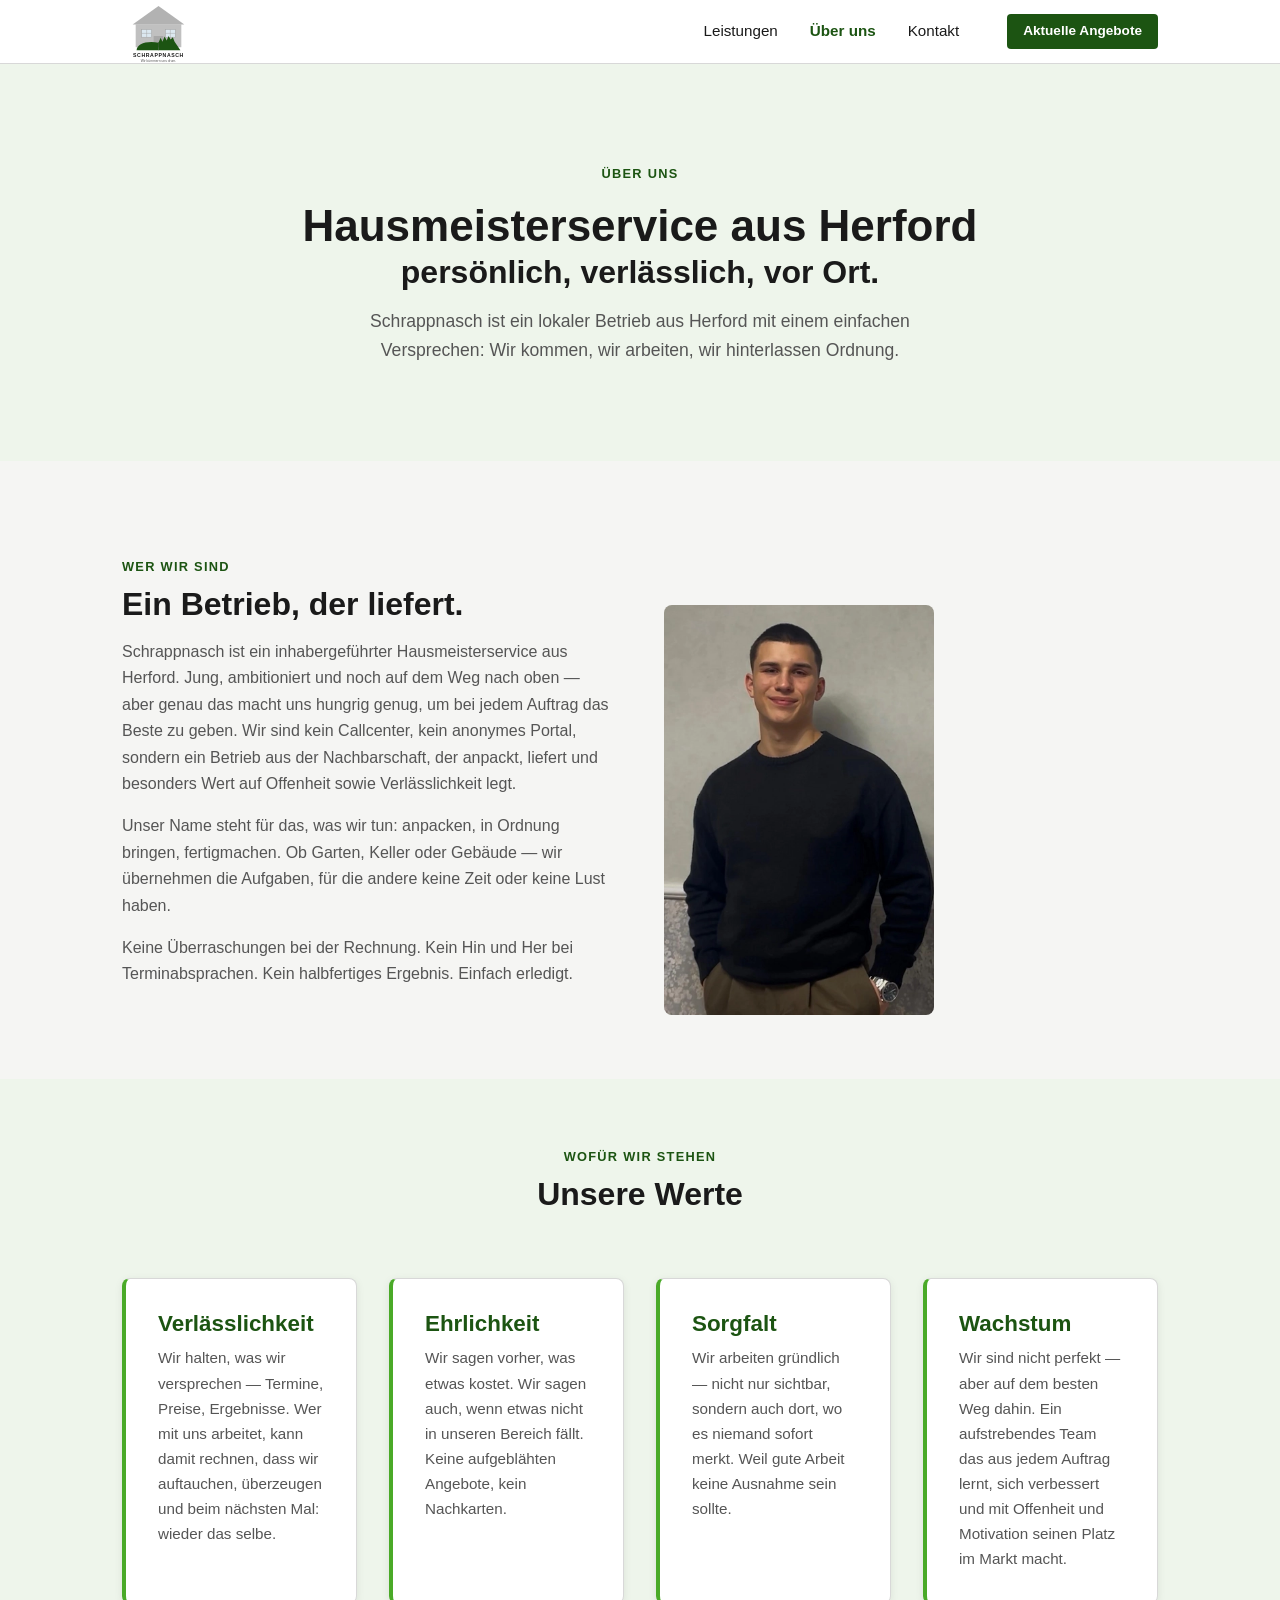
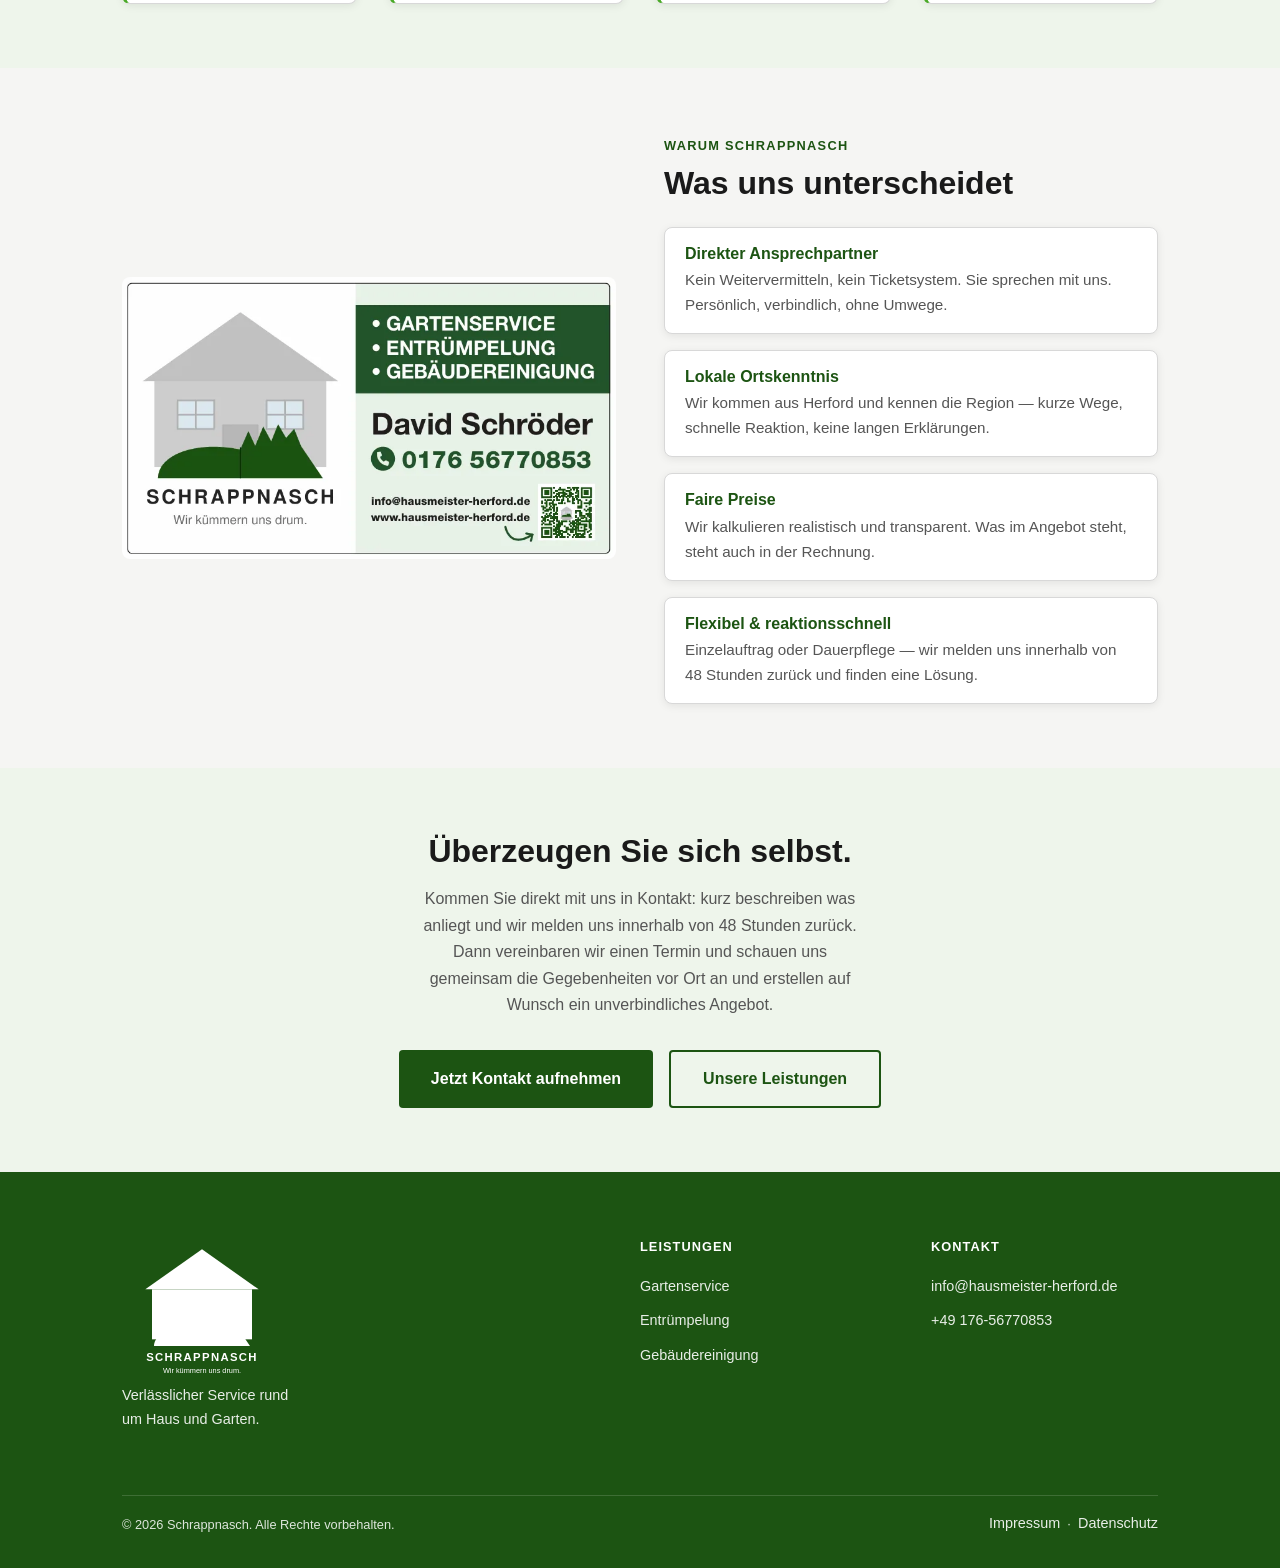
<file: ueber-uns.html>
<!DOCTYPE html>
<html lang="de">
<head>
  <meta charset="UTF-8">
  <meta name="viewport" content="width=device-width, initial-scale=1.0">
  <meta name="description" content="Schrappnasch Dienstleister aus Herford — lokaler Hausmeisterservice für Gartenservice, Gebäudereinigung und Entrümpelung. Wer hinter dem Betrieb steckt und wofür wir stehen.">
  <title>Über uns – Schrappnasch Hausmeisterservice Herford</title>
  <link rel="stylesheet" href="style.css">
</head>

<body>

  <!-- NAVIGATION -->
  <nav class="nav">
    <div class="nav__inner">
      <a href="index.html">
        <img src="Resources/schrappnasch_logo_final.svg"
             alt="Schrappnasch – Wir kümmern uns drum."
             width="680" height="255"
             class="nav__logo">
      </a>
      <ul class="nav__links" id="navLinks">
        <li><a href="index.html#leistungen" class="nav__link">Leistungen</a></li>
        <li><a href="ueber-uns.html"        class="nav__link nav__link--active">Über uns</a></li>
        <li><a href="kontakt.html"          class="nav__link">Kontakt</a></li>
        <li class="nav__cta">
          <a href="angebote.html" class="btn btn--primary btn--sm">Aktuelle Angebote</a>
        </li>
      </ul>
      <button class="nav__toggle" id="navToggle"
              aria-label="Menü öffnen" aria-expanded="false">
        <span></span>
        <span></span>
        <span></span>
      </button>
    </div>
  </nav>

  <main>

    <!-- PAGE HERO -->
    <section class="hero">
      <div class="container">
        <span class="section-header__label">Über uns</span>
        <h1 style="margin-top: 0.5rem;">Hausmeisterservice aus Herford<br><h2>persönlich, verlässlich, vor Ort.</h2></h1>
        <p class="hero__subtitle">
          Schrappnasch ist ein lokaler Betrieb aus Herford
          mit einem einfachen Versprechen: Wir kommen,
          wir arbeiten, wir hinterlassen Ordnung.
        </p>
      </div>
    </section>

    <!-- UNSERE GESCHICHTE -->
    <section class="section">
      <div class="container">
        <div class="grid grid--2" style="align-items: center; gap: 3rem;">
          <div>
            <span class="section-header__label">Wer wir sind</span>
            <h2 style="margin-bottom: 1rem;">Ein Betrieb, der liefert.</h2>
            <p>
              Schrappnasch ist ein inhabergeführter Hausmeisterservice
              aus Herford. Jung, ambitioniert und noch auf dem Weg nach
              oben — aber genau das macht uns hungrig genug, um bei
              jedem Auftrag das Beste zu geben. Wir sind kein Callcenter,
              kein anonymes Portal, sondern ein Betrieb aus der Nachbarschaft,
              der anpackt, liefert und besonders Wert auf Offenheit sowie Verlässlichkeit legt.
            </p>
            <p>
              Unser Name steht für das, was wir tun: anpacken, in Ordnung bringen,
              fertigmachen. Ob Garten, Keller oder Gebäude — wir übernehmen
              die Aufgaben, für die andere keine Zeit oder keine Lust haben.
            </p>
            <p>
              Keine Überraschungen bei der Rechnung. Kein Hin und Her bei
              Terminabsprachen. Kein halbfertiges Ergebnis. Einfach erledigt.
            </p>
          </div>
          <div style="margin-top: 5rem;">
            <div style="border-radius: 8px; overflow:hidden; max-width: 270px;">
              <img src="Resources/images/foto_cv.webp"
                   alt="Leitung Schrappnasch"
                   width="400" height="607"
                   style="width:100%;height:100%;object-fit:cover;display:block;">
            </div>
          </div>
        </div>
      </div>
    </section>

    <!-- WERTE -->
    <section class="section section--alt">
      <div class="container">
        <div class="section-header">
          <span class="section-header__label">Wofür wir stehen</span>
          <h2 class="section-header__title">Unsere Werte</h2>
        </div>
        <div class="grid grid--4">

          <div class="card card--featured">
            <h3 class="card__title" style="color: var(--green-dark);">Verlässlichkeit</h3>
            <p class="card__body">
              Wir halten, was wir versprechen — Termine, Preise,
              Ergebnisse. Wer mit uns arbeitet, kann damit rechnen,
              dass wir auftauchen, überzeugen und beim nächsten
              Mal: wieder das selbe.
            </p>
          </div>

          <div class="card card--featured">
            <h3 class="card__title" style="color: var(--green-dark);">Ehrlichkeit</h3>
            <p class="card__body">
              Wir sagen vorher, was etwas kostet. Wir sagen auch,
              wenn etwas nicht in unseren Bereich fällt. Keine
              aufgeblähten Angebote, kein Nachkarten.
            </p>
          </div>

          <div class="card card--featured">
            <h3 class="card__title" style="color: var(--green-dark);">Sorgfalt</h3>
            <p class="card__body">
              Wir arbeiten gründlich — nicht nur sichtbar, sondern
              auch dort, wo es niemand sofort merkt. Weil
              gute Arbeit keine Ausnahme sein sollte.
            </p>
          </div>

          <div class="card card--featured">
            <h3 class="card__title" style="color: var(--green-dark);">Wachstum</h3>
            <p class="card__body">
              Wir sind nicht perfekt — aber auf dem besten Weg dahin.
              Ein aufstrebendes Team das aus jedem Auftrag lernt,
              sich verbessert und mit Offenheit und Motivation
              seinen Platz im Markt macht.
            </p>
          </div>

        </div>
      </div>
    </section>

    <!-- VORTEILE -->
    <section class="section">
      <div class="container">
        <div class="grid grid--2" style="align-items: center; gap: 3rem;">
          <div>
            <div style="border-radius: 8px; overflow:hidden;">
              <img src="Resources/images/visitenkarte_allein.webp"
                   alt="Teammitglied Schrappnasch"
                   width="1200" height="1200"
                   style="width:100%;height:100%;object-fit:cover;display:block;">
            </div>
          </div>
          <div>
            <span class="section-header__label">Warum Schrappnasch</span>
            <h2 style="margin-bottom: 1.5rem;">Was uns unterscheidet</h2>
            <div style="display: flex; flex-direction: column; gap: 1rem;">

              <div class="card" style="padding: 1rem 1.25rem;">
                <h4 style="color: var(--green-dark); margin-bottom: 0.25rem;">Direkter Ansprechpartner</h4>
                <p class="card__body" style="margin: 0;">
                  Kein Weitervermitteln, kein Ticketsystem. Sie sprechen
                  mit uns. Persönlich, verbindlich, ohne Umwege.
                </p>
              </div>

              <div class="card" style="padding: 1rem 1.25rem;">
                <h4 style="color: var(--green-dark); margin-bottom: 0.25rem;">Lokale Ortskenntnis</h4>
                <p class="card__body" style="margin: 0;">
                  Wir kommen aus Herford und kennen die Region —
                  kurze Wege, schnelle Reaktion, keine langen Erklärungen.
                </p>
              </div>

              <div class="card" style="padding: 1rem 1.25rem;">
                <h4 style="color: var(--green-dark); margin-bottom: 0.25rem;">Faire Preise</h4>
                <p class="card__body" style="margin: 0;">
                  Wir kalkulieren realistisch und transparent. Was im
                  Angebot steht, steht auch in der Rechnung.
                </p>
              </div>

              <div class="card" style="padding: 1rem 1.25rem;">
                <h4 style="color: var(--green-dark); margin-bottom: 0.25rem;">Flexibel &amp; reaktionsschnell</h4>
                <p class="card__body" style="margin: 0;">
                  Einzelauftrag oder Dauerpflege — wir melden uns
                  innerhalb von 48 Stunden zurück und finden eine Lösung.
                </p>
              </div>
            </div>
          </div>
        </div>
      </div>
    </section>

    <!-- CTA -->
    <section class="section section--alt">
      <div class="container text-center">
        <h2 style="margin-bottom: 1rem;">Überzeugen Sie sich selbst.</h2>
        <p style="max-width: 460px; margin: 0 auto 2rem; color: var(--text-secondary);">
          Kommen Sie direkt mit uns in Kontakt: kurz beschreiben was anliegt
          und wir melden uns innerhalb von 48 Stunden zurück.
          Dann vereinbaren wir einen Termin und schauen uns gemeinsam die Gegebenheiten vor Ort an
          und erstellen auf Wunsch ein unverbindliches Angebot.
        </p>
        <div style="display: flex; gap: 1rem; justify-content: center; flex-wrap: wrap;">
          <a href="kontakt.html"          class="btn btn--primary btn--lg">Jetzt Kontakt aufnehmen</a>
          <a href="index.html#leistungen" class="btn btn--outline btn--lg">Unsere Leistungen</a>
        </div>
      </div>
    </section>

  </main>

  <!-- FOOTER -->
  <footer class="footer">
    <div class="container">
      <div class="footer__inner">

        <div class="footer__brand">
          <img src="Resources/schrappnasch_logo_final.svg"
               alt="Schrappnasch"
               width="680" height="255"
               class="footer__logo">
          <p>Verlässlicher Service rund<br>um Haus und Garten.</p>
        </div>

        <div>
          <p class="footer__heading">Leistungen</p>
          <ul class="footer__links">
            <li><a href="gartenservice.html"     class="footer__link">Gartenservice</a></li>
            <li><a href="entruempelung.html"     class="footer__link">Entrümpelung</a></li>
            <li><a href="gebaeudereinigung.html" class="footer__link">Gebäudereinigung</a></li>
          </ul>
        </div>

        <div>
          <p class="footer__heading">Kontakt</p>
          <ul class="footer__links">
            <li><a href="mailto:info@hausmeister-herford.de" class="footer__link">info@hausmeister-herford.de</a></li>
            <li><a href="tel:+4917656770853"                  class="footer__link">+49 176-56770853</a></li>
          </ul>
        </div>

      </div>
      <div class="footer__bottom">
        <span>&copy; 2026 Schrappnasch. Alle Rechte vorbehalten.</span>
        <span>
          <a href="impressum.html"    class="footer__link">Impressum</a>
          &nbsp;·&nbsp;
          <a href="datenschutz.html" class="footer__link">Datenschutz</a>
        </span>
      </div>
    </div>
  </footer>

  <!-- Mobile Nav Toggle -->
  <script>
    (function () {
      var toggle = document.getElementById('navToggle');
      var links  = document.getElementById('navLinks');

      toggle.addEventListener('click', function () {
        var open = links.classList.toggle('is-open');
        toggle.setAttribute('aria-expanded', open ? 'true' : 'false');
      });

      links.querySelectorAll('.nav__link').forEach(function (link) {
        link.addEventListener('click', function () {
          links.classList.remove('is-open');
          toggle.setAttribute('aria-expanded', 'false');
        });
      });
    }());
  </script>

  <!-- Cloudflare Web Analytics -->
  <script defer src='https://static.cloudflareinsights.com/beacon.min.js' data-cf-beacon='{"token": "2b2020b8afcb4c09b1f2dd87deec139b"}'></script>
  <!-- End Cloudflare Web Analytics -->

</body>
</html>
</file>
<file: style.css>
/* ===========================
   CUSTOM PROPERTIES
   =========================== */
:root {
  --bg-page:     #f5f5f3;
  --bg-card:     #ffffff;
  --bg-section:  #eef5eb;
  --text-primary:   #1a1a1a;
  --text-secondary: #555555;
  --green-dark:   #1c5412;
  --green-accent: #4aaa28;
  --grey-mid:  #888888;
  --border:    #d8d8d8;

  --font-family:     Arial, Helvetica, sans-serif;
  --font-size-base:  16px;
  --line-height:     1.65;

  --sp-xs: 0.25rem;
  --sp-sm: 0.5rem;
  --sp-md: 1rem;
  --sp-lg: 2rem;
  --sp-xl: 4rem;

  --radius:    4px;
  --radius-lg: 8px;
  --shadow:    0 2px 8px rgba(0, 0, 0, 0.08);
  --transition: 0.18s ease;

  --container-max: 1100px;
  --nav-height:    64px;
}


/* ===========================
   RESET
   =========================== */
*, *::before, *::after {
  box-sizing: border-box;
  margin: 0;
  padding: 0;
}

html {
  scroll-behavior: smooth;
  font-size: var(--font-size-base);
  overflow-y: scroll;
}

body {
  font-family: var(--font-family);
  background-color: var(--bg-page);
  color: var(--text-primary);
  line-height: var(--line-height);
  -webkit-font-smoothing: antialiased;
}

img, svg {
  display: block;
  max-width: 100%;
}

ul, ol { list-style: none; }
a      { color: inherit; text-decoration: none; }

button {
  cursor: pointer;
  font-family: inherit;
  border: none;
  background: none;
}


/* ===========================
   TYPOGRAPHY
   =========================== */
h1, h2, h3, h4 {
  font-weight: 700;
  line-height: 1.2;
  color: var(--text-primary);
}

h1 { font-size: clamp(1.75rem, 4vw,   2.75rem); }
h2 { font-size: clamp(1.4rem,  3vw,   2rem);    }
h3 { font-size: clamp(1.1rem,  2.5vw, 1.4rem);  }
h4 { font-size: 1rem; }

p {
  color: var(--text-secondary);
  margin-bottom: var(--sp-md);
}
p:last-child { margin-bottom: 0; }

.text-center { text-align: center; }
.text-muted  { color: var(--text-secondary); }
.text-small  { font-size: 0.875rem; }


/* ===========================
   LAYOUT
   =========================== */
.container {
  max-width: var(--container-max);
  margin: 0 auto;
  padding: 0 var(--sp-lg);
}

.section      { padding: var(--sp-xl) 0; }
.section--alt { background-color: var(--bg-section); }

.grid     { display: grid; gap: var(--sp-lg); }
.grid--2  { grid-template-columns: repeat(2, 1fr); }
.grid--3  { grid-template-columns: repeat(3, 1fr); }
.grid--4  { grid-template-columns: repeat(4, 1fr); }

.flex          { display: flex; }
.flex--center  { align-items: center; justify-content: center; }
.flex--between { align-items: center; justify-content: space-between; }
.gap-sm        { gap: var(--sp-sm); }
.gap-md        { gap: var(--sp-md); }
.gap-lg        { gap: var(--sp-lg); }


/* ===========================
   NAVIGATION
   =========================== */
.nav {
  position: sticky;
  top: 0;
  z-index: 100;
  height: var(--nav-height);
  background-color: var(--bg-card);
  border-bottom: 1px solid var(--border);
  display: flex;
  align-items: center;
}

.nav__inner {
  display: flex;
  align-items: center;
  justify-content: space-between;
  width: 100%;
  max-width: var(--container-max);
  margin: 0 auto;
  padding: 0 var(--sp-lg);
}

.nav__logo { height: 64px; width: auto; }

.nav__links {
  display: flex;
  align-items: center;
  gap: var(--sp-lg);
}

.nav__link {
  font-size: 0.95rem;
  font-weight: 500;
  transition: color var(--transition);
}
.nav__link:hover       { color: var(--green-accent); }
.nav__link--active     { color: var(--green-dark); font-weight: 700; }

.nav__cta { margin-left: var(--sp-md); }

.nav__toggle {
  display: none;
  flex-direction: column;
  gap: 5px;
  padding: var(--sp-sm);
}
.nav__toggle span {
  display: block;
  width: 24px;
  height: 2px;
  background-color: var(--text-primary);
  transition: var(--transition);
}


/* ===========================
   HERO
   =========================== */
.hero {
  background-color: var(--bg-section);
  padding: calc(var(--sp-xl) * 1.5) 0;
  text-align: center;
}

.hero__subtitle {
  font-size: 1.1rem;
  color: var(--text-secondary);
  max-width: 560px;
  margin: var(--sp-md) auto var(--sp-lg);
}

.hero__actions {
  display: flex;
  gap: var(--sp-md);
  justify-content: center;
  flex-wrap: wrap;
}


/* ===========================
   BUTTONS
   =========================== */
.btn {
  display: inline-flex;
  align-items: center;
  justify-content: center;
  gap: var(--sp-sm);
  padding: 0.65rem 1.5rem;
  border-radius: var(--radius);
  font-size: 0.95rem;
  font-weight: 600;
  white-space: nowrap;
  transition:
    background-color var(--transition),
    color            var(--transition),
    border-color     var(--transition);
}

.btn--primary {
  background-color: var(--green-dark);
  color: #fff;
}
.btn--primary:hover { background-color: var(--green-accent); }

.btn--secondary {
  background-color: var(--green-accent);
  color: #fff;
}
.btn--secondary:hover { background-color: var(--green-dark); }

.btn--outline {
  background-color: transparent;
  color: var(--green-dark);
  border: 2px solid var(--green-dark);
}
.btn--outline:hover {
  background-color: var(--green-dark);
  color: #fff;
}

.btn--ghost { background-color: transparent; color: var(--text-secondary); }
.btn--ghost:hover { color: var(--green-dark); }

.btn--lg { padding: 0.85rem 2rem; font-size: 1rem; }
.btn--sm { padding: 0.4rem  1rem; font-size: 0.85rem; }


/* ===========================
   CARDS
   =========================== */
.card {
  background-color: var(--bg-card);
  border: 1px solid var(--border);
  border-radius: var(--radius-lg);
  padding: var(--sp-lg);
  box-shadow: var(--shadow);
}

.card__image {
  width: 100%;
  aspect-ratio: 16 / 9;
  border-radius: var(--radius);
  margin-bottom: var(--sp-md);
  overflow: hidden;
}

.card__tag {
  display: inline-block;
  font-size: 0.75rem;
  font-weight: 700;
  text-transform: uppercase;
  letter-spacing: 0.08em;
  color: var(--green-dark);
  background-color: var(--bg-section);
  padding: 0.2rem 0.6rem;
  border-radius: 2px;
  margin-bottom: var(--sp-sm);
}

.card__title { margin-bottom: var(--sp-sm); }

.card__body {
  color: var(--text-secondary);
  font-size: 0.95rem;
}

.card--featured { border-left: 4px solid var(--green-accent); }


/* ===========================
   SECTION HEADER
   =========================== */
.section-header {
  text-align: center;
  margin-bottom: var(--sp-xl);
}

.section-header__label {
  display: inline-block;
  font-size: 0.8rem;
  font-weight: 700;
  text-transform: uppercase;
  letter-spacing: 0.1em;
  color: var(--green-dark);
  margin-bottom: var(--sp-sm);
}

.section-header__title  { margin-bottom: var(--sp-sm); }

.section-header__body {
  max-width: 540px;
  margin: 0 auto;
  color: var(--text-secondary);
}


/* ===========================
   IMAGES
   =========================== */
.placeholder-img {
  background-color: var(--bg-section);
  border: 1px dashed var(--border);
  display: flex;
  align-items: center;
  justify-content: center;
  color: var(--grey-mid);
  font-size: 0.85rem;
  width: 100%;
}

.img-hero { height: 380px; }


/* ===========================
   DIVIDER & BADGE
   =========================== */
.divider {
  border: none;
  border-top: 1px solid var(--border);
  margin: var(--sp-lg) 0;
}

.badge {
  display: inline-flex;
  align-items: center;
  gap: var(--sp-xs);
  background-color: var(--bg-section);
  border: 1px solid var(--border);
  color: var(--green-dark);
  font-size: 0.8rem;
  font-weight: 600;
  padding: 0.25rem 0.75rem;
  border-radius: 100px;
}


/* ===========================
   FOOTER
   =========================== */
.footer {
  background-color: var(--green-dark);
  color: #fff;
  padding: var(--sp-xl) 0 var(--sp-lg);
}

.footer__inner {
  display: grid;
  grid-template-columns: 2fr 1fr 1fr;
  gap: var(--sp-xl);
  margin-bottom: var(--sp-xl);
}

.footer__logo {
  height: 140px;
  width: auto;
  filter: brightness(0) invert(1);
}

.footer__brand p {
  color: rgba(255, 255, 255, 0.9);
  font-size: 0.9rem;
  margin-top: var(--sp-sm);
}

.footer__heading {
  font-size: 0.8rem;
  font-weight: 700;
  text-transform: uppercase;
  letter-spacing: 0.08em;
  color: #ffffff;
  margin-bottom: var(--sp-md);
}

.footer__links {
  display: flex;
  flex-direction: column;
  gap: var(--sp-sm);
}

.footer__link {
  color: rgba(255, 255, 255, 0.9);
  font-size: 0.9rem;
  transition: color var(--transition);
}
.footer__link:hover { color: #fff; }

.footer__bottom {
  border-top: 1px solid rgba(255, 255, 255, 0.15);
  padding-top: var(--sp-md);
  display: flex;
  justify-content: space-between;
  align-items: center;
  font-size: 0.8rem;
  color: rgba(255, 255, 255, 0.85);
}


/* ===========================
   RESPONSIVE — TABLET
   =========================== */
@media (max-width: 900px) {
  .grid--3 { grid-template-columns: repeat(2, 1fr); }
  .grid--4 { grid-template-columns: repeat(2, 1fr); }

  .footer__inner {
    grid-template-columns: 1fr 1fr;
  }
  .footer__brand {
    grid-column: 1 / -1;
  }
}


/* ===========================
   RESPONSIVE — MOBILE
   =========================== */
@media (max-width: 768px) {
  :root {
    --sp-xl: 2.5rem;
  }

  .grid--2,
  .grid--3,
  .grid--4 {
    grid-template-columns: 1fr;
  }

  /* Mobile nav */
  .nav__links {
    display: none;
    position: absolute;
    top: var(--nav-height);
    left: 0;
    right: 0;
    background-color: var(--bg-card);
    flex-direction: column;
    align-items: flex-start;
    padding: var(--sp-md) var(--sp-lg);
    border-bottom: 1px solid var(--border);
    gap: var(--sp-md);
    box-shadow: var(--shadow);
  }
  .nav__links.is-open { display: flex; }
  .nav__toggle        { display: flex; }
  .nav__cta           { margin-left: 0; }

  .hero__actions {
    flex-direction: column;
    align-items: center;
  }

  .footer__inner {
    grid-template-columns: 1fr;
    gap: var(--sp-lg);
  }

  .footer__bottom {
    flex-direction: column;
    gap: var(--sp-sm);
    text-align: center;
  }

  .img-hero { height: 220px; }
}


/* ===========================
   RESPONSIVE — SMALL MOBILE
   =========================== */
@media (max-width: 480px) {
  .container { padding: 0 var(--sp-md); }
}


/* ===========================
   FORMS
   =========================== */
.form {
  display: flex;
  flex-direction: column;
  gap: var(--sp-md);
}

.form__row {
  display: grid;
  grid-template-columns: 1fr 1fr;
  gap: var(--sp-md);
}

.form__group {
  display: flex;
  flex-direction: column;
  gap: var(--sp-xs);
}

.form__label {
  font-size: 0.875rem;
  font-weight: 600;
  color: var(--text-primary);
}

.form__label--required::after {
  content: ' *';
  color: var(--green-accent);
}

.form__input,
.form__textarea,
.form__select {
  font-family: var(--font-family);
  font-size: 0.95rem;
  color: var(--text-primary);
  background-color: var(--bg-card);
  border: 1px solid var(--border);
  border-radius: var(--radius);
  padding: 0.6rem 0.85rem;
  width: 100%;
  transition: border-color var(--transition), box-shadow var(--transition);
  appearance: none;
}

.form__input:focus,
.form__textarea:focus,
.form__select:focus {
  outline: none;
  border-color: var(--green-accent);
  box-shadow: 0 0 0 3px rgba(74, 170, 40, 0.15);
}

.form__input::placeholder,
.form__textarea::placeholder {
  color: var(--grey-mid);
}

.form__textarea {
  resize: vertical;
  min-height: 140px;
}

.form__hint {
  font-size: 0.8rem;
  color: var(--grey-mid);
}

@media (max-width: 600px) {
  .form__row { grid-template-columns: 1fr; }
}
</file>
